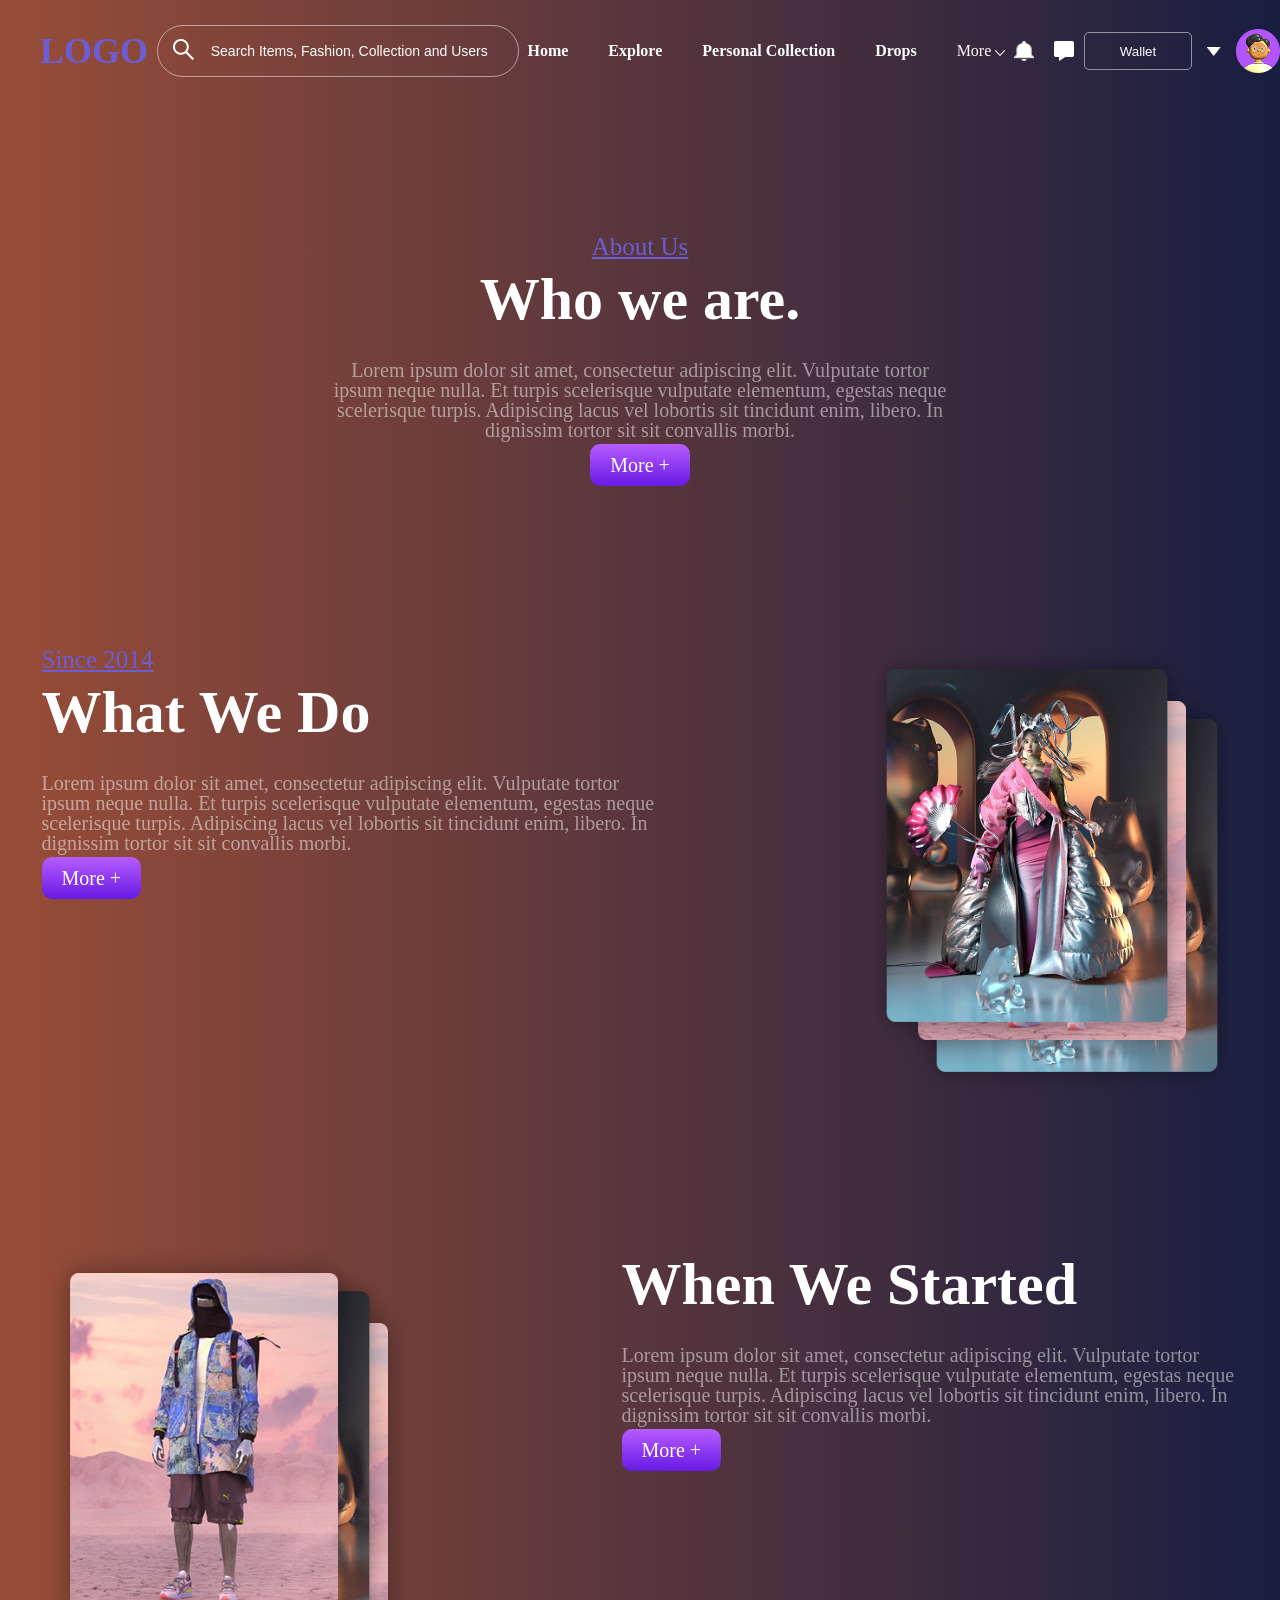
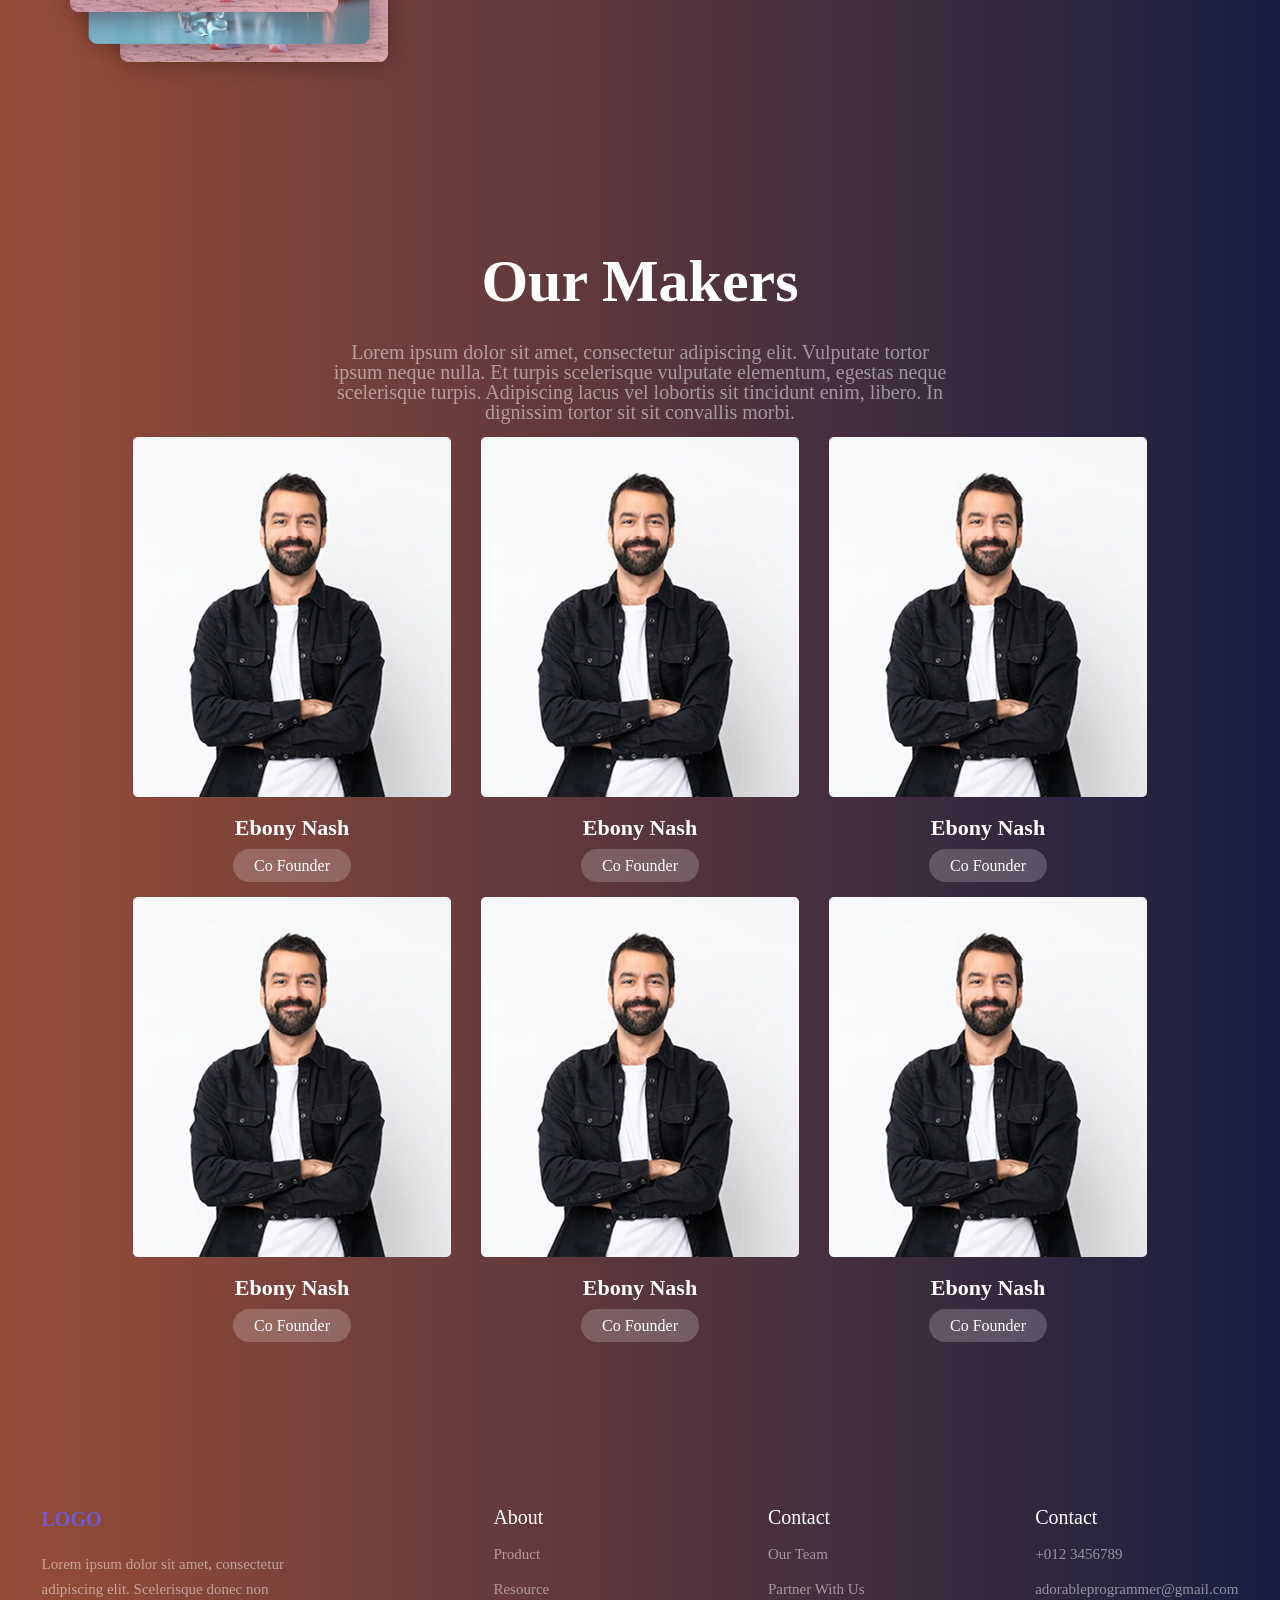
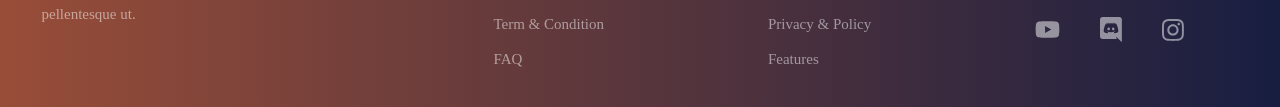
<file: about.html>
<!DOCTYPE html>
<html lang="en">
<head>
    <meta charset="UTF-8">
    <meta name="viewport" content="width=device-width, initial-scale=1.0">
    <title>About Us</title>
    <link rel="stylesheet" href="assets/css/style.css">
    <link rel="stylesheet" href="assets/css/reset.css">
    <link rel="stylesheet" href="assets/css/keyframes.css">
</head>
<body>
    <header class="d-flex wrap align-center justify-between justify-center">
        <p class="logo bold-700">LOGO</p>
        <form action="" class="search-bar d-flex justify-between align-center">
            <button type="submit" class="search-button"><img src="assets/images/icons/search-icon.png"
                    alt="search icon"></button>
            <input type="text" placeholder="Search Items, Fashion, Collection and Users" name="q">
        </form>
        <nav>
            <ul class="d-flex justify-between wrap gap-40">
                <li><a href="index.html" class="capitalize lh-100 bold-600">home</a></li>
                <li><a href="explore.html" class="capitalize lh-100 bold-600">explore</a></li>
                <li><a href="#" class="capitalize lh-100 bold-600">personal collection</a></li>
                <li><a href="drops.html" class="capitalize lh-100 bold-600">drops</a></li>
                <li class="dropdown-item">
                    <input type="checkbox" id="more-menu" class="dropdown-checkbox">
                    <label for="more-menu" class="dropdown-btn">More
                        <img src="assets/images/icons/drop-icon.png" alt="drop icon">
                    </label>
                    <ul class="dropdown-menu">
                        <li class="dropdown-li"><a href="stats.html">Stats<div class="line"></div></a></li>
                        <li class="dropdown-li"><a href="#">Shows<div class="line"></div> </a></li>
                        <li class="dropdown-li"><a href="about.html">About Us<div class="line"></div></a></li>
                        <li class="dropdown-li"><a href="community.html">Community<div class="line"></div></a></li>
                        <li class="dropdown-li"><a href="creator-studio.html">Creator Studio<div class="line"></div></a></li>
                        <li class="dropdown-li"><a href="#">Edit Profile<div class="line"></div></a></li>
                        <li class="dropdown-li"><a href="#">Setting</a></li>
    
                    </ul>
                </li>
            </ul>
        </nav>
        <div class="account d-flex align-center justify-between wrap">
            <img src="assets/images/icons/ring-icon.png" alt="ring icon" class="ring">
            <img src="assets/images/icons/conversation-icon.png" alt="conversation icon" class="conversation">
            <button class="wallet"><a href="#">Wallet</a></button>
            <img src="assets/images/icons/arrow-icon.png" alt="arrow icon" class="arrow">
            <img src="assets/images/profile-image.png" alt="profile image">
        </div>
    </header>
    <main class="about-page">
        <div class="container">
            <section class="hero t-align">
                <span class="capitalize lh-100 bold-500">about us</span>
                <h2 class="bold-800 lh-135">Who we are.</h2>
                <p class="bold-500">Lorem ipsum dolor sit amet, consectetur adipiscing elit. Vulputate tortor ipsum neque nulla. Et turpis scelerisque vulputate elementum, egestas neque scelerisque turpis. Adipiscing lacus vel lobortis sit tincidunt enim, libero. In dignissim tortor sit sit convallis morbi.</p>
                <a class="btn lh-100 bold-500" href="#">More +</a>
            </section>
            <section class="our-work d-flex justify-between">
                <div class="content">
                    <span class="capitalize lh-100 bold-500">since 2014</span>
                    <h2 class="capitalize bold-800 lh-135">what we do</h2>
                    <p class="bold-500">Lorem ipsum dolor sit amet, consectetur adipiscing elit. Vulputate tortor ipsum neque nulla. Et turpis scelerisque vulputate elementum, egestas neque scelerisque turpis. Adipiscing lacus vel lobortis sit tincidunt enim, libero. In dignissim tortor sit sit convallis morbi.</p>
                    <a class="btn lh-100 bold-500" href="#">More +</a>
                </div>
                <div class="preview">
                    <img class="card-1" src="assets/images/about-card-dress-outfit.png" alt="outfit image">
                    <img class="card-2" src="assets/images/about-card-sport-outfit.png.png" alt="outfit image">
                    <img class="card-3" src="assets/images/about-card-dress-outfit.png" alt="outfit image">
                </div>
            </section>
            <section class="timeline d-flex justify-between">
                <div class="preview">
                    <img class="card-1" src="assets/images/about-card-sport-outfit.png.png" alt="outfit image">
                    <img class="card-2" src="assets/images/about-card-dress-outfit.png" alt="outfit image">
                    <img class="card-3" src="assets/images/about-card-sport-outfit.png.png" alt="outfit image">
                </div>
                <div class="content">
                    <h2 class="capitalize bold-800 lh-135">when  we started</h2>
                    <p class="bold-500">Lorem ipsum dolor sit amet, consectetur adipiscing elit. Vulputate tortor ipsum neque nulla. Et turpis scelerisque vulputate elementum, egestas neque scelerisque turpis. Adipiscing lacus vel lobortis sit tincidunt enim, libero. In dignissim tortor sit sit convallis morbi.</p>
                    <a class="btn lh-100 bold-500" href="#">More +</a>
                </div>
            </section>
            <section class="makers t-align">
                <h2 class="capitalize bold-800 lh-135">our makers</h2>
                <p class="bold-500">Lorem ipsum dolor sit amet, consectetur adipiscing elit. Vulputate tortor ipsum neque nulla. Et turpis scelerisque vulputate elementum, egestas neque scelerisque turpis. Adipiscing lacus vel lobortis sit tincidunt enim, libero. In dignissim tortor sit sit convallis morbi.</p>
                <article class="maker-wrapper d-flex gap-30 align-center justify-center">
                    <div class="maker-card d-flex c-direction">
                        <img src="assets/images/ebony-nash-image.png" alt="ebony nash image">
                        <h3 class="capitalize bold-600 lh-100">ebony nash</h3>
                        <p class="title capitalize">co founder</p>
                    </div>
                    <div class="maker-card d-flex c-direction">
                        <img src="assets/images/ebony-nash-image.png" alt="ebony nash image">
                        <h3 class="capitalize bold-600 lh-100">ebony nash</h3>
                        <p class="title capitalize">co founder</p>
                    </div>
                    <div class="maker-card d-flex c-direction">
                        <img src="assets/images/ebony-nash-image.png" alt="ebony nash image">
                        <h3 class="capitalize bold-600 lh-100">ebony nash</h3>
                        <p class="title capitalize">co founder</p>
                    </div>
                </article>
                <article class="maker-wrapper d-flex gap-30 align-center justify-center">
                    <div class="maker-card d-flex c-direction">
                        <img src="assets/images/ebony-nash-image.png" alt="ebony nash image">
                        <h3 class="capitalize bold-600 lh-100">ebony nash</h3>
                        <p class="title capitalize">co founder</p>
                    </div>
                    <div class="maker-card d-flex c-direction">
                        <img src="assets/images/ebony-nash-image.png" alt="ebony nash image">
                        <h3 class="capitalize bold-600 lh-100">ebony nash</h3>
                        <p class="title capitalize">co founder</p>
                    </div>
                    <div class="maker-card d-flex c-direction">
                        <img src="assets/images/ebony-nash-image.png" alt="ebony nash image">
                        <h3 class="capitalize bold-600 lh-100">ebony nash</h3>
                        <p class="title capitalize">co founder</p>
                    </div>
                </article>
            </section>
        </div>
    </main>
    <div class="container">
        <footer class="d-flex justify-between">
            <div class="wrapper d-flex c-direction gap-20">
                <p class="logo bold-700 lh-100">LOGO</p>
                <span class="bold-500">Lorem ipsum dolor sit amet, consectetur adipiscing elit. Scelerisque donec non pellentesque ut.
                </span>
            </div>
            <div class="wrapper">
                <ul class="d-flex c-direction gap-20">
                    <li>About</li>
                    <li>Product</li>
                    <li>Resource</li>
                    <li>Term & Condition</li>
                    <li>FAQ</li>
                </ul>
            </div>
            <div class="wrapper">
                <ul class="d-flex c-direction gap-20">
                    <li>Contact</li>
                    <li>Our Team</li>
                    <li>Partner With Us</li>
                    <li>Privacy & Policy</li>
                    <li>Features</li>
                </ul>
            </div>
            <div class="wrapper">
                <ul class="d-flex c-direction gap-20">
                    <li>Contact</li>
                    <li><a href="tel:+012 3456789">+012 3456789</a></li>
                    <li><a href="mailto:adorableprogrammer@gmail.com">adorableprogrammer@gmail.com</a></li>
                    <li class="d-flex gap-40  align-center">
                        <a href="">
                            <svg xmlns="http://www.w3.org/2000/svg" width="25" height="25" viewBox="0 0 25 25" fill="none">
                                <path
                                    d="M23.8566 6.77452C23.584 5.74804 22.7808 4.93962 21.761 4.66527C19.9124 4.16675 12.5001 4.16675 12.5001 4.16675C12.5001 4.16675 5.08773 4.16675 3.23917 4.66527C2.21933 4.93966 1.41612 5.74804 1.14351 6.77452C0.648193 8.63506 0.648193 12.5169 0.648193 12.5169C0.648193 12.5169 0.648193 16.3988 1.14351 18.2593C1.41612 19.2858 2.21933 20.0605 3.23917 20.3349C5.08773 20.8334 12.5001 20.8334 12.5001 20.8334C12.5001 20.8334 19.9124 20.8334 21.761 20.3349C22.7808 20.0605 23.584 19.2858 23.8566 18.2593C24.3519 16.3988 24.3519 12.5169 24.3519 12.5169C24.3519 12.5169 24.3519 8.63506 23.8566 6.77452ZM10.0758 16.0414V8.99249L16.2711 12.517L10.0758 16.0414Z"
                                    fill="white" fill-opacity="0.5" />
                            </svg>
                        </a>
                        <a href="">
                            <svg xmlns="http://www.w3.org/2000/svg" width="22" height="25" viewBox="0 0 22 25" fill="none">
                                <path
                                    d="M14.5125 11.875C14.5125 12.6375 13.95 13.2625 13.2375 13.2625C12.5375 13.2625 11.9625 12.6375 11.9625 11.875C11.9625 11.1125 12.525 10.4875 13.2375 10.4875C13.95 10.4875 14.5125 11.1125 14.5125 11.875ZM8.675 10.4875C7.9625 10.4875 7.4 11.1125 7.4 11.875C7.4 12.6375 7.975 13.2625 8.675 13.2625C9.3875 13.2625 9.95 12.6375 9.95 11.875C9.9625 11.1125 9.3875 10.4875 8.675 10.4875ZM21.875 2.575V25C18.7259 22.2171 19.733 23.1383 16.075 19.7375L16.7375 22.05H2.5625C1.15 22.05 0 20.9 0 19.475V2.575C0 1.15 1.15 0 2.5625 0H19.3125C20.725 0 21.875 1.15 21.875 2.575ZM18.3125 14.425C18.3125 10.4 16.5125 7.1375 16.5125 7.1375C14.7125 5.7875 13 5.825 13 5.825L12.825 6.025C14.95 6.675 15.9375 7.6125 15.9375 7.6125C12.9682 5.98511 9.48027 5.98481 6.6 7.25C6.1375 7.4625 5.8625 7.6125 5.8625 7.6125C5.8625 7.6125 6.9 6.625 9.15 5.975L9.025 5.825C9.025 5.825 7.3125 5.7875 5.5125 7.1375C5.5125 7.1375 3.7125 10.4 3.7125 14.425C3.7125 14.425 4.7625 16.2375 7.525 16.325C7.525 16.325 7.9875 15.7625 8.3625 15.2875C6.775 14.8125 6.175 13.8125 6.175 13.8125C6.35889 13.9412 6.66211 14.1081 6.6875 14.125C8.79736 15.3065 11.7943 15.6937 14.4875 14.5625C14.925 14.4 15.4125 14.1625 15.925 13.825C15.925 13.825 15.3 14.85 13.6625 15.3125C14.0375 15.7875 14.4875 16.325 14.4875 16.325C17.25 16.2375 18.3125 14.425 18.3125 14.425Z"
                                    fill="white" fill-opacity="0.5" />
                            </svg>
                        </a>
                        <a href="">
                            <svg xmlns="http://www.w3.org/2000/svg" width="22" height="22" viewBox="0 0 22 22" fill="none">
                                <path
                                    d="M10.946 5.33081C7.84058 5.33081 5.33569 7.83569 5.33569 10.9412C5.33569 14.0466 7.84058 16.5515 10.946 16.5515C14.0515 16.5515 16.5564 14.0466 16.5564 10.9412C16.5564 7.83569 14.0515 5.33081 10.946 5.33081ZM10.946 14.5886C8.93921 14.5886 7.29858 12.9529 7.29858 10.9412C7.29858 8.92944 8.93433 7.2937 10.946 7.2937C12.9578 7.2937 14.5935 8.92944 14.5935 10.9412C14.5935 12.9529 12.9529 14.5886 10.946 14.5886ZM18.0945 5.10132C18.0945 5.82886 17.5085 6.40991 16.7859 6.40991C16.0584 6.40991 15.4773 5.82397 15.4773 5.10132C15.4773 4.37866 16.0632 3.79272 16.7859 3.79272C17.5085 3.79272 18.0945 4.37866 18.0945 5.10132ZM21.8103 6.42944C21.7273 4.67651 21.3269 3.12378 20.0427 1.84448C18.7634 0.565185 17.2107 0.164795 15.4578 0.0769043C13.6511 -0.0256348 8.23608 -0.0256348 6.42944 0.0769043C4.6814 0.159912 3.12866 0.560303 1.84448 1.8396C0.560303 3.1189 0.164795 4.67163 0.0769043 6.42456C-0.0256348 8.2312 -0.0256348 13.6462 0.0769043 15.4529C0.159912 17.2058 0.560303 18.7585 1.84448 20.0378C3.12866 21.3171 4.67651 21.7175 6.42944 21.8054C8.23608 21.908 13.6511 21.908 15.4578 21.8054C17.2107 21.7224 18.7634 21.322 20.0427 20.0378C21.322 18.7585 21.7224 17.2058 21.8103 15.4529C21.9128 13.6462 21.9128 8.23608 21.8103 6.42944ZM19.4763 17.3914C19.0955 18.3484 18.3582 19.0857 17.3962 19.4714C15.9558 20.0427 12.5378 19.9109 10.946 19.9109C9.35425 19.9109 5.9314 20.0378 4.49585 19.4714C3.53882 19.0906 2.80151 18.3533 2.41577 17.3914C1.84448 15.9509 1.97632 12.533 1.97632 10.9412C1.97632 9.34937 1.84937 5.92651 2.41577 4.49097C2.79663 3.53394 3.53394 2.79663 4.49585 2.41089C5.93628 1.8396 9.35425 1.97144 10.946 1.97144C12.5378 1.97144 15.9607 1.84448 17.3962 2.41089C18.3533 2.79175 19.0906 3.52905 19.4763 4.49097C20.0476 5.9314 19.9158 9.34937 19.9158 10.9412C19.9158 12.533 20.0476 15.9558 19.4763 17.3914Z"
                                    fill="white" fill-opacity="0.5" />
                            </svg>
                        </a>
                    </li>
                </ul>
            </div>
        </footer>
    </div>
</body>
</html>
</file>
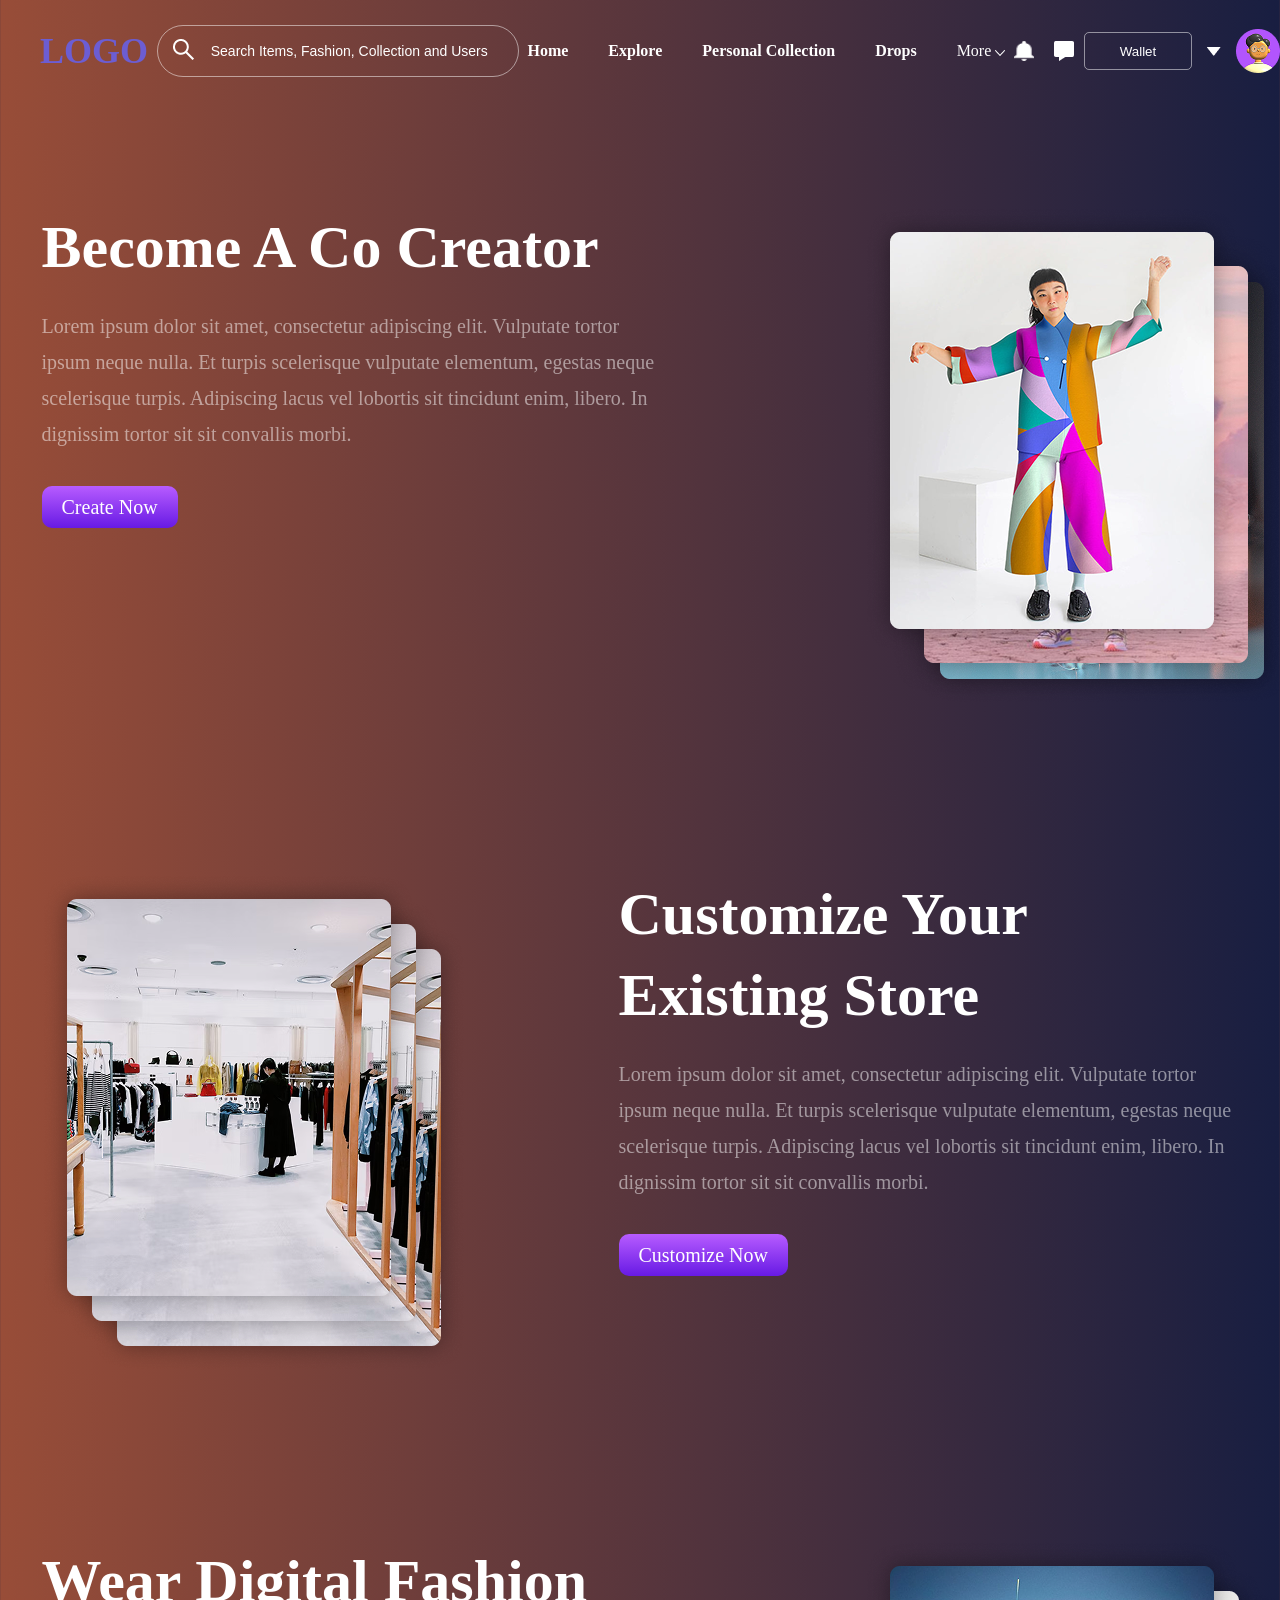
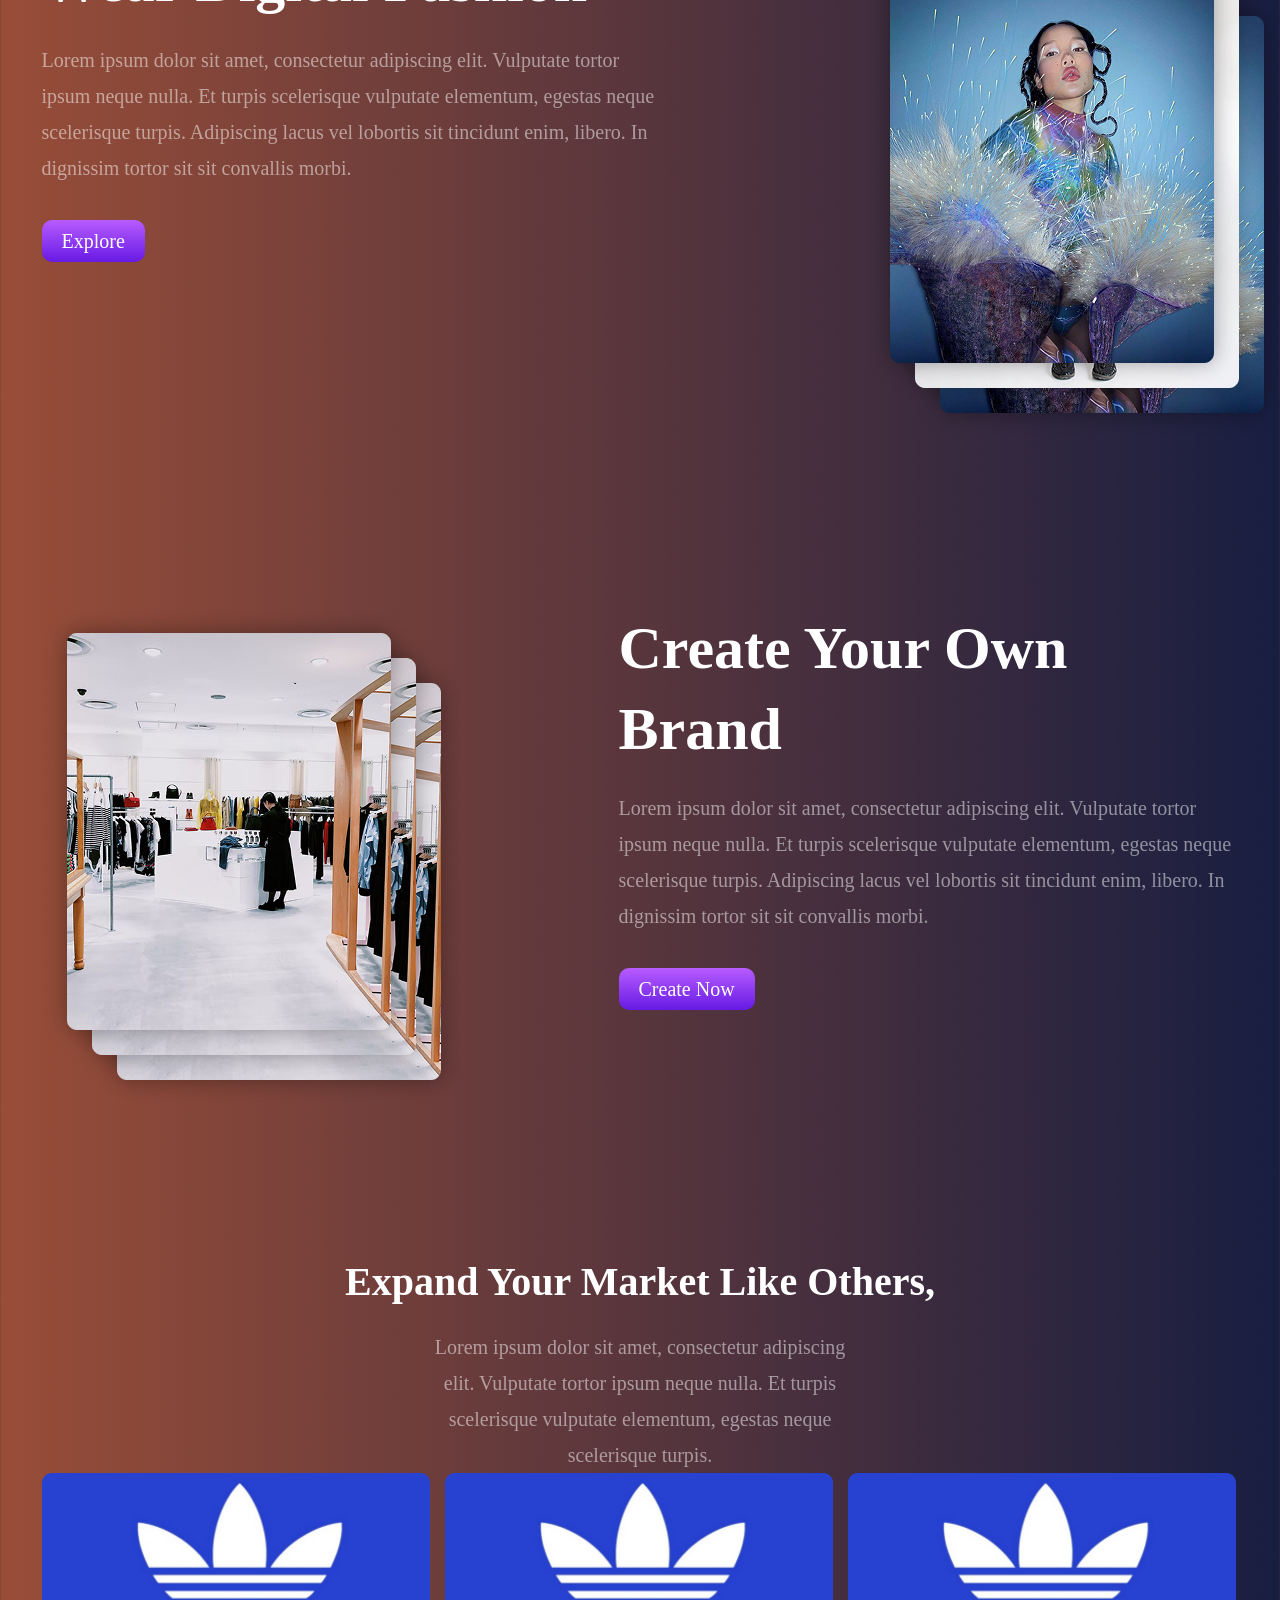
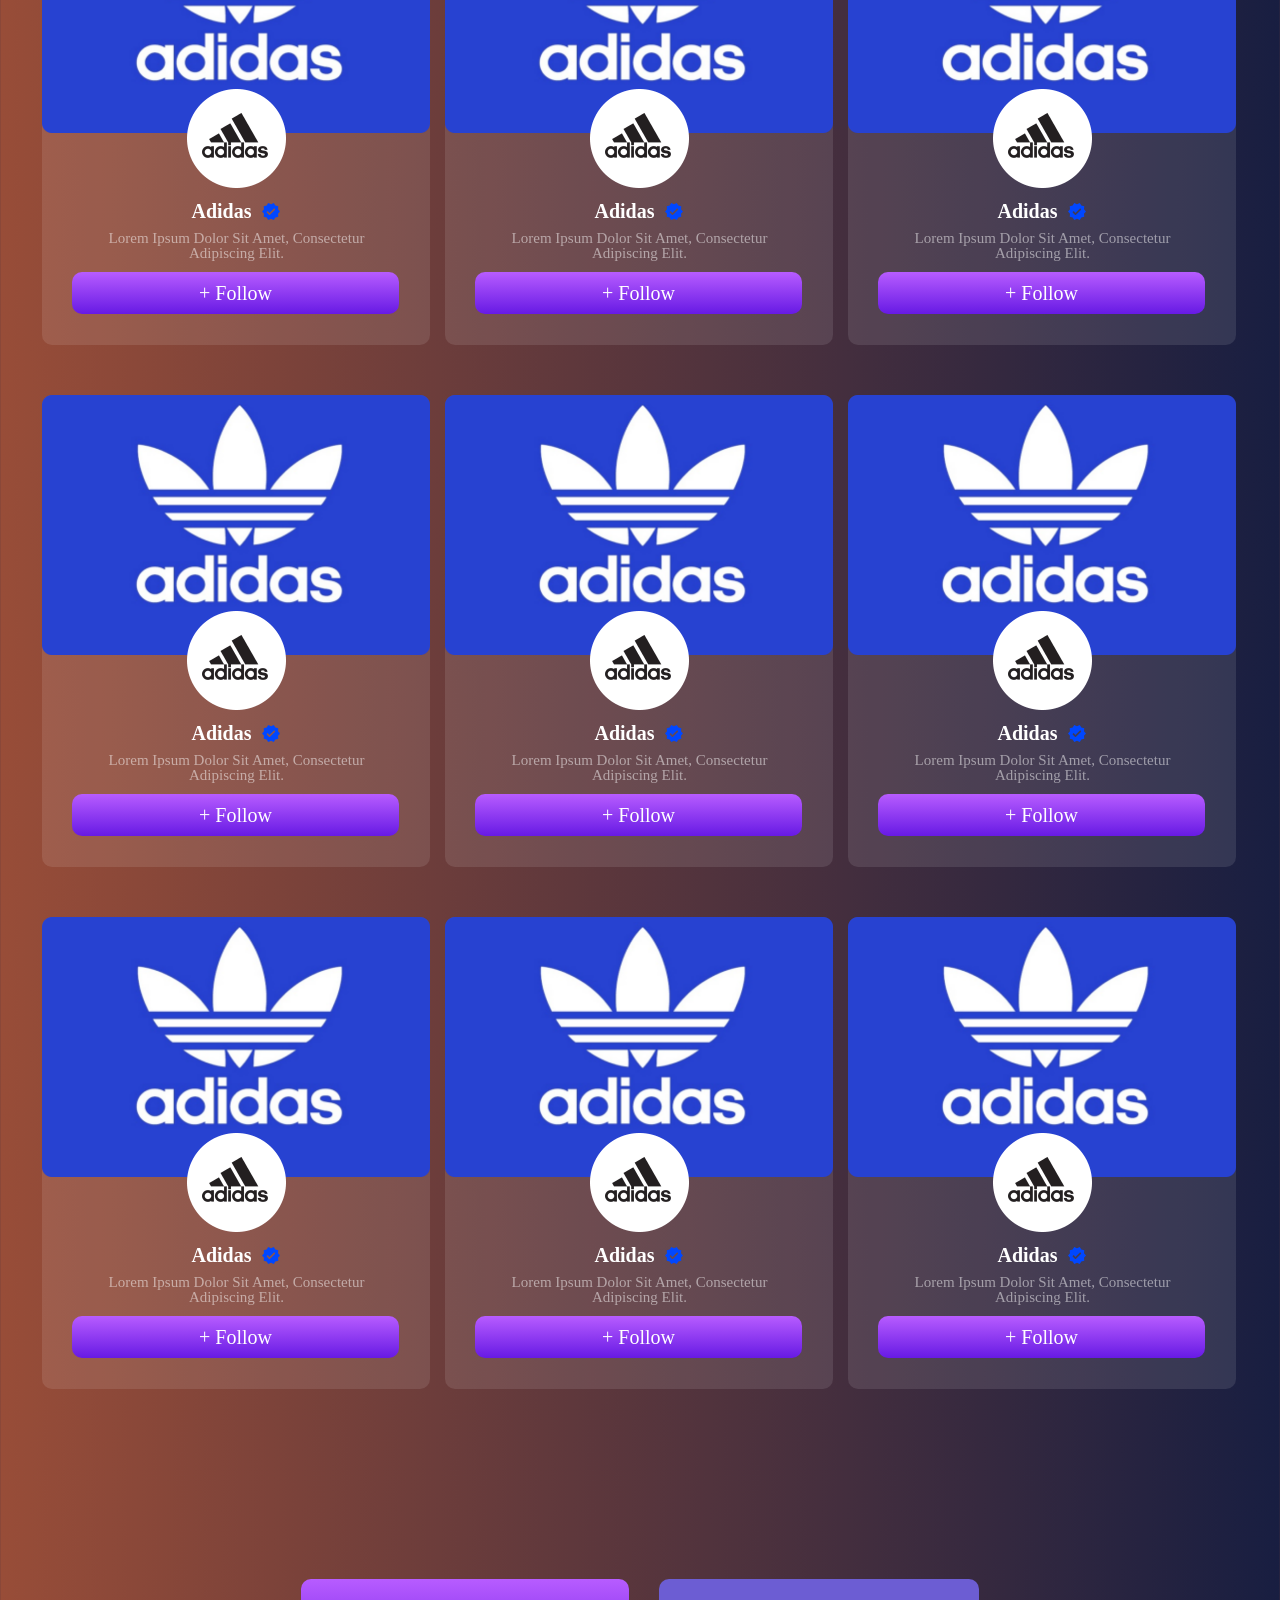
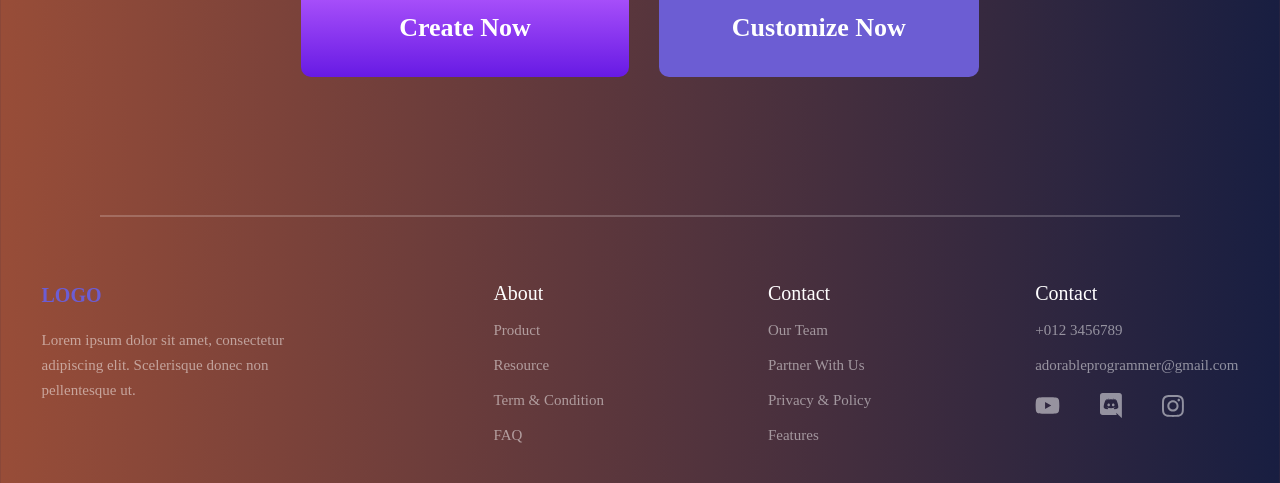
<file: creator-studio.html>
<!DOCTYPE html>
<html lang="en">
<head>
    <meta charset="UTF-8">
    <meta name="viewport" content="width=device-width, initial-scale=1.0">
    <title>Creator Studio</title>
    <link rel="stylesheet" href="assets/css/style.css">
    <link rel="stylesheet" href="assets/css/reset.css">
    <link rel="stylesheet" href="assets/css/keyframes.css">
</head>
<body>
    <header class="d-flex wrap align-center justify-between justify-center">
        <p class="logo bold-700">LOGO</p>
        <form action="" class="search-bar d-flex justify-between align-center">
            <button type="submit" class="search-button"><img src="assets/images/icons/search-icon.png"
                    alt="search icon"></button>
            <input type="text" placeholder="Search Items, Fashion, Collection and Users" name="q">
        </form>
        <nav>
            <ul class="d-flex justify-between wrap gap-40">
                <li><a href="index.html" class="capitalize lh-100 bold-600">home</a></li>
                <li><a href="explore.html" class="capitalize lh-100 bold-600">explore</a></li>
                <li><a href="#" class="capitalize lh-100 bold-600">personal collection</a></li>
                <li><a href="drops.html" class="capitalize lh-100 bold-600">drops</a></li>
                <li class="dropdown-item">
                    <input type="checkbox" id="more-menu" class="dropdown-checkbox">
                    <label for="more-menu" class="dropdown-btn">More
                        <img src="assets/images/icons/drop-icon.png" alt="drop icon">
                    </label>
                    <ul class="dropdown-menu">
                        <li class="dropdown-li"><a href="stats.html">Stats<div class="line"></div></a></li>
                        <li class="dropdown-li"><a href="#">Shows<div class="line"></div> </a></li>
                        <li class="dropdown-li"><a href="about.html">About Us<div class="line"></div></a></li>
                        <li class="dropdown-li"><a href="community.html">Community<div class="line"></div></a></li>
                        <li class="dropdown-li"><a href="#">Creator Studio<div class="line"></div></a></li>
                        <li class="dropdown-li"><a href="#">Edit Profile<div class="line"></div></a></li>
                        <li class="dropdown-li"><a href="#">Setting</a></li>
    
                    </ul>
                </li>
            </ul>
        </nav>
        <div class="account d-flex align-center justify-between wrap">
            <img src="assets/images/icons/ring-icon.png" alt="ring icon" class="ring">
            <img src="assets/images/icons/conversation-icon.png" alt="conversation icon" class="conversation">
            <button class="wallet"><a href="#">Wallet</a></button>
            <img src="assets/images/icons/arrow-icon.png" alt="arrow icon" class="arrow">
            <img src="assets/images/profile-image.png" alt="profile image">
        </div>
    </header>
    <main class="creator-studio">
        <div class="container">
             <section class="hero d-flex c-direction">
                <article class="d-flex justify-between">
                    <div class="content">
                        <h2 class="bold-800 lh-135 capitalize">Become a Co Creator</h2>
                        <p class="bold-500 lh-180">Lorem ipsum dolor sit amet, consectetur adipiscing elit. Vulputate tortor ipsum neque nulla. Et turpis scelerisque vulputate elementum, egestas neque scelerisque turpis. Adipiscing lacus vel lobortis sit tincidunt enim, libero. In dignissim tortor sit sit convallis morbi.</p>
                        <a class="btn capitalize lh-100 bold-500" href="#">create now </a>
                    </div>
                    <div class="preview">
                        <img class="card-1" src="assets/images/creator-card-colored-outfit.png" alt="colored outfit image">
                        <img class="card-2" src="assets/images/about-card-sport-outfit.png.png" alt="sport outfit image">
                        <img class="card-3" src="assets/images/about-card-dress-outfit.png" alt="outfit with dress image">
                    </div>
                </article>
                <article class="d-flex justify-between">
                    <div class="preview">
                        <img class="card-1" src="assets/images/creator-card-store.png" alt="store image">
                        <img class="card-2" src="assets/images/creator-card-store.png" alt="store image">
                        <img class="card-3" src="assets/images/creator-card-store.png" alt="store image">
                    </div>
                   <div class="content">
                       <h2 class="bold-800 lh-135 capitalize">Customize Your Existing Store</h2>
                       <p class="bold-500 lh-180">Lorem ipsum dolor sit amet, consectetur adipiscing elit. Vulputate tortor ipsum neque nulla. Et turpis scelerisque vulputate elementum, egestas neque scelerisque turpis. Adipiscing lacus vel lobortis sit tincidunt enim, libero. In dignissim tortor sit sit convallis morbi.</p>
                       <a class="btn capitalize lh-100 bold-500" href="#">customize now </a>
                   </div>
               </article>
                <article class="d-flex justify-between">
                    <div class="content">
                        <h2 class="bold-800 lh-135 capitalize">Wear Digital Fashion</h2>
                        <p class="bold-500 lh-180">Lorem ipsum dolor sit amet, consectetur adipiscing elit. Vulputate tortor ipsum neque nulla. Et turpis scelerisque vulputate elementum, egestas neque scelerisque turpis. Adipiscing lacus vel lobortis sit tincidunt enim, libero. In dignissim tortor sit sit convallis morbi.</p>
                        <a class="btn capitalize lh-100 bold-500" href="#">explore</a>
                    </div>
                    <div class="preview">
                        <img class="card-1" src="assets/images/creator-card-blue-outfit.png" alt=" blue outfit image">
                        <img class="card-2" src="assets/images/creator-card-colored-outfit.png" alt="colored outfit image">
                        <img class="card-3" src="assets/images/creator-card-blue-outfit.png" alt=" blue outfit image">
                    </div>
               </article>
                <article class="d-flex justify-between">
                    <div class="preview">
                        <img class="card-1" src="assets/images/creator-card-store.png" alt="store image">
                        <img class="card-2" src="assets/images/creator-card-store.png" alt="store image">
                        <img class="card-3" src="assets/images/creator-card-store.png" alt="store image">
                    </div>
                    <div class="content">
                        <h2 class="bold-800 lh-135 capitalize">create your own brand</h2>
                        <p class="bold-500 lh-180">Lorem ipsum dolor sit amet, consectetur adipiscing elit. Vulputate tortor ipsum neque nulla. Et turpis scelerisque vulputate elementum, egestas neque scelerisque turpis. Adipiscing lacus vel lobortis sit tincidunt enim, libero. In dignissim tortor sit sit convallis morbi.</p>
                        <a class="btn capitalize lh-100 bold-500" href="#">create now</a>
                    </div>
               </article>
            </section>
            <section class="brands-market">
                <article class="content t-align">
                    <h2 class="capitalize lh-135 bold-600">Expand Your Market Like Others,</h2>
                    <p class="lh-180 bold-500">Lorem ipsum dolor sit amet, consectetur adipiscing elit. Vulputate tortor ipsum neque nulla. Et turpis scelerisque vulputate elementum, egestas neque scelerisque turpis.</p>
                </article>
                <article class="brand-cards d-flex c-direction">
                    <div class="wrapper-card d-flex gap-15">
                        <div class="second-card t-align">
                            <div class="bg-image"><img src="assets/images/adidas-brand-cards.png" alt="adidas image"></div>
                            <div class="avatar"><img src="assets/images/adidas-avatar-brand-cards.png" alt="adidas logo"></div>
                            <div class="wrapper d-flex align-center justify-center">
                                <h3 class="capitalize lh-100 bold-700">adidas</h3>
                                <svg xmlns="http://www.w3.org/2000/svg" width="18" height="17" viewBox="0 0 18 17" fill="none">
                                    <path
                                        d="M18 8.5L16.0036 6.24143L16.2818 3.25429L13.3282 2.59048L11.7818 0L9 1.1819L6.21818 0L4.67182 2.58238L1.71818 3.2381L1.99636 6.23333L0 8.5L1.99636 10.7586L1.71818 13.7538L4.67182 14.4176L6.21818 17L9 15.81L11.7818 16.9919L13.3282 14.4095L16.2818 13.7457L16.0036 10.7586L18 8.5ZM6.85636 11.7462L4.90909 9.80333C4.83324 9.72844 4.77307 9.63948 4.73201 9.54155C4.69095 9.44362 4.66982 9.33864 4.66982 9.23262C4.66982 9.1266 4.69095 9.02162 4.73201 8.92369C4.77307 8.82575 4.83324 8.7368 4.90909 8.6619L4.96636 8.60524C5.28545 8.28952 5.80909 8.28952 6.12818 8.60524L7.44545 9.91667L11.6591 5.73952C11.9782 5.42381 12.5018 5.42381 12.8209 5.73952L12.8782 5.79619C13.1973 6.1119 13.1973 6.6219 12.8782 6.93762L8.03454 11.7462C7.69909 12.0619 7.18364 12.0619 6.85636 11.7462Z"
                                        fill="#0047FF" />
                                </svg>
                            </div>
                            <p class="capitalize lh-100 bold-500">Lorem ipsum dolor sit amet, consectetur adipiscing elit.</p>
                            <a class="btn capitalize lh-100 bold-500" href="">+ follow</a>
                        </div>
                        <div class="second-card t-align">
                            <div class="bg-image"><img src="assets/images/adidas-brand-cards.png" alt="adidas image"></div>
                            <div class="avatar"><img src="assets/images/adidas-avatar-brand-cards.png" alt="adidas logo"></div>
                            <div class="wrapper d-flex align-center justify-center">
                                <h3 class="capitalize lh-100 bold-700">adidas</h3>
                                <svg xmlns="http://www.w3.org/2000/svg" width="18" height="17" viewBox="0 0 18 17" fill="none">
                                    <path
                                        d="M18 8.5L16.0036 6.24143L16.2818 3.25429L13.3282 2.59048L11.7818 0L9 1.1819L6.21818 0L4.67182 2.58238L1.71818 3.2381L1.99636 6.23333L0 8.5L1.99636 10.7586L1.71818 13.7538L4.67182 14.4176L6.21818 17L9 15.81L11.7818 16.9919L13.3282 14.4095L16.2818 13.7457L16.0036 10.7586L18 8.5ZM6.85636 11.7462L4.90909 9.80333C4.83324 9.72844 4.77307 9.63948 4.73201 9.54155C4.69095 9.44362 4.66982 9.33864 4.66982 9.23262C4.66982 9.1266 4.69095 9.02162 4.73201 8.92369C4.77307 8.82575 4.83324 8.7368 4.90909 8.6619L4.96636 8.60524C5.28545 8.28952 5.80909 8.28952 6.12818 8.60524L7.44545 9.91667L11.6591 5.73952C11.9782 5.42381 12.5018 5.42381 12.8209 5.73952L12.8782 5.79619C13.1973 6.1119 13.1973 6.6219 12.8782 6.93762L8.03454 11.7462C7.69909 12.0619 7.18364 12.0619 6.85636 11.7462Z"
                                        fill="#0047FF" />
                                </svg>
                            </div>
                            <p class="capitalize lh-100 bold-500">Lorem ipsum dolor sit amet, consectetur adipiscing elit.</p>
                            <a class="btn capitalize lh-100 bold-500" href="">+ follow</a>
                        </div>
                        <div class="second-card t-align">
                            <div class="bg-image"><img src="assets/images/adidas-brand-cards.png" alt="adidas image"></div>
                            <div class="avatar"><img src="assets/images/adidas-avatar-brand-cards.png" alt="adidas logo"></div>
                            <div class="wrapper d-flex align-center justify-center">
                                <h3 class="capitalize lh-100 bold-700">adidas</h3>
                                <svg xmlns="http://www.w3.org/2000/svg" width="18" height="17" viewBox="0 0 18 17" fill="none">
                                    <path
                                        d="M18 8.5L16.0036 6.24143L16.2818 3.25429L13.3282 2.59048L11.7818 0L9 1.1819L6.21818 0L4.67182 2.58238L1.71818 3.2381L1.99636 6.23333L0 8.5L1.99636 10.7586L1.71818 13.7538L4.67182 14.4176L6.21818 17L9 15.81L11.7818 16.9919L13.3282 14.4095L16.2818 13.7457L16.0036 10.7586L18 8.5ZM6.85636 11.7462L4.90909 9.80333C4.83324 9.72844 4.77307 9.63948 4.73201 9.54155C4.69095 9.44362 4.66982 9.33864 4.66982 9.23262C4.66982 9.1266 4.69095 9.02162 4.73201 8.92369C4.77307 8.82575 4.83324 8.7368 4.90909 8.6619L4.96636 8.60524C5.28545 8.28952 5.80909 8.28952 6.12818 8.60524L7.44545 9.91667L11.6591 5.73952C11.9782 5.42381 12.5018 5.42381 12.8209 5.73952L12.8782 5.79619C13.1973 6.1119 13.1973 6.6219 12.8782 6.93762L8.03454 11.7462C7.69909 12.0619 7.18364 12.0619 6.85636 11.7462Z"
                                        fill="#0047FF" />
                                </svg>
                            </div>
                            <p class="capitalize lh-100 bold-500">Lorem ipsum dolor sit amet, consectetur adipiscing elit.</p>
                            <a class="btn capitalize lh-100 bold-500" href="">+ follow</a>
                        </div>
                    </div>
                    <div class="wrapper-card d-flex gap-15">
                        <div class="second-card t-align">
                            <div class="bg-image"><img src="assets/images/adidas-brand-cards.png" alt="adidas image"></div>
                            <div class="avatar"><img src="assets/images/adidas-avatar-brand-cards.png" alt="adidas logo"></div>
                            <div class="wrapper d-flex align-center justify-center">
                                <h3 class="capitalize lh-100 bold-700">adidas</h3>
                                <svg xmlns="http://www.w3.org/2000/svg" width="18" height="17" viewBox="0 0 18 17" fill="none">
                                    <path
                                        d="M18 8.5L16.0036 6.24143L16.2818 3.25429L13.3282 2.59048L11.7818 0L9 1.1819L6.21818 0L4.67182 2.58238L1.71818 3.2381L1.99636 6.23333L0 8.5L1.99636 10.7586L1.71818 13.7538L4.67182 14.4176L6.21818 17L9 15.81L11.7818 16.9919L13.3282 14.4095L16.2818 13.7457L16.0036 10.7586L18 8.5ZM6.85636 11.7462L4.90909 9.80333C4.83324 9.72844 4.77307 9.63948 4.73201 9.54155C4.69095 9.44362 4.66982 9.33864 4.66982 9.23262C4.66982 9.1266 4.69095 9.02162 4.73201 8.92369C4.77307 8.82575 4.83324 8.7368 4.90909 8.6619L4.96636 8.60524C5.28545 8.28952 5.80909 8.28952 6.12818 8.60524L7.44545 9.91667L11.6591 5.73952C11.9782 5.42381 12.5018 5.42381 12.8209 5.73952L12.8782 5.79619C13.1973 6.1119 13.1973 6.6219 12.8782 6.93762L8.03454 11.7462C7.69909 12.0619 7.18364 12.0619 6.85636 11.7462Z"
                                        fill="#0047FF" />
                                </svg>
                            </div>
                            <p class="capitalize lh-100 bold-500">Lorem ipsum dolor sit amet, consectetur adipiscing elit.</p>
                            <a class="btn capitalize lh-100 bold-500" href="">+ follow</a>
                        </div>
                        <div class="second-card t-align">
                            <div class="bg-image"><img src="assets/images/adidas-brand-cards.png" alt="adidas image"></div>
                            <div class="avatar"><img src="assets/images/adidas-avatar-brand-cards.png" alt="adidas logo"></div>
                            <div class="wrapper d-flex align-center justify-center">
                                <h3 class="capitalize lh-100 bold-700">adidas</h3>
                                <svg xmlns="http://www.w3.org/2000/svg" width="18" height="17" viewBox="0 0 18 17" fill="none">
                                    <path
                                        d="M18 8.5L16.0036 6.24143L16.2818 3.25429L13.3282 2.59048L11.7818 0L9 1.1819L6.21818 0L4.67182 2.58238L1.71818 3.2381L1.99636 6.23333L0 8.5L1.99636 10.7586L1.71818 13.7538L4.67182 14.4176L6.21818 17L9 15.81L11.7818 16.9919L13.3282 14.4095L16.2818 13.7457L16.0036 10.7586L18 8.5ZM6.85636 11.7462L4.90909 9.80333C4.83324 9.72844 4.77307 9.63948 4.73201 9.54155C4.69095 9.44362 4.66982 9.33864 4.66982 9.23262C4.66982 9.1266 4.69095 9.02162 4.73201 8.92369C4.77307 8.82575 4.83324 8.7368 4.90909 8.6619L4.96636 8.60524C5.28545 8.28952 5.80909 8.28952 6.12818 8.60524L7.44545 9.91667L11.6591 5.73952C11.9782 5.42381 12.5018 5.42381 12.8209 5.73952L12.8782 5.79619C13.1973 6.1119 13.1973 6.6219 12.8782 6.93762L8.03454 11.7462C7.69909 12.0619 7.18364 12.0619 6.85636 11.7462Z"
                                        fill="#0047FF" />
                                </svg>
                            </div>
                            <p class="capitalize lh-100 bold-500">Lorem ipsum dolor sit amet, consectetur adipiscing elit.</p>
                            <a class="btn capitalize lh-100 bold-500" href="">+ follow</a>
                        </div>
                        <div class="second-card t-align">
                            <div class="bg-image"><img src="assets/images/adidas-brand-cards.png" alt="adidas image"></div>
                            <div class="avatar"><img src="assets/images/adidas-avatar-brand-cards.png" alt="adidas logo"></div>
                            <div class="wrapper d-flex align-center justify-center">
                                <h3 class="capitalize lh-100 bold-700">adidas</h3>
                                <svg xmlns="http://www.w3.org/2000/svg" width="18" height="17" viewBox="0 0 18 17" fill="none">
                                    <path
                                        d="M18 8.5L16.0036 6.24143L16.2818 3.25429L13.3282 2.59048L11.7818 0L9 1.1819L6.21818 0L4.67182 2.58238L1.71818 3.2381L1.99636 6.23333L0 8.5L1.99636 10.7586L1.71818 13.7538L4.67182 14.4176L6.21818 17L9 15.81L11.7818 16.9919L13.3282 14.4095L16.2818 13.7457L16.0036 10.7586L18 8.5ZM6.85636 11.7462L4.90909 9.80333C4.83324 9.72844 4.77307 9.63948 4.73201 9.54155C4.69095 9.44362 4.66982 9.33864 4.66982 9.23262C4.66982 9.1266 4.69095 9.02162 4.73201 8.92369C4.77307 8.82575 4.83324 8.7368 4.90909 8.6619L4.96636 8.60524C5.28545 8.28952 5.80909 8.28952 6.12818 8.60524L7.44545 9.91667L11.6591 5.73952C11.9782 5.42381 12.5018 5.42381 12.8209 5.73952L12.8782 5.79619C13.1973 6.1119 13.1973 6.6219 12.8782 6.93762L8.03454 11.7462C7.69909 12.0619 7.18364 12.0619 6.85636 11.7462Z"
                                        fill="#0047FF" />
                                </svg>
                            </div>
                            <p class="capitalize lh-100 bold-500">Lorem ipsum dolor sit amet, consectetur adipiscing elit.</p>
                            <a class="btn capitalize lh-100 bold-500" href="">+ follow</a>
                        </div>
                    </div>
                    <div class="wrapper-card d-flex gap-15">
                        <div class="second-card t-align">
                            <div class="bg-image"><img src="assets/images/adidas-brand-cards.png" alt="adidas image"></div>
                            <div class="avatar"><img src="assets/images/adidas-avatar-brand-cards.png" alt="adidas logo"></div>
                            <div class="wrapper d-flex align-center justify-center">
                                <h3 class="capitalize lh-100 bold-700">adidas</h3>
                                <svg xmlns="http://www.w3.org/2000/svg" width="18" height="17" viewBox="0 0 18 17" fill="none">
                                    <path
                                        d="M18 8.5L16.0036 6.24143L16.2818 3.25429L13.3282 2.59048L11.7818 0L9 1.1819L6.21818 0L4.67182 2.58238L1.71818 3.2381L1.99636 6.23333L0 8.5L1.99636 10.7586L1.71818 13.7538L4.67182 14.4176L6.21818 17L9 15.81L11.7818 16.9919L13.3282 14.4095L16.2818 13.7457L16.0036 10.7586L18 8.5ZM6.85636 11.7462L4.90909 9.80333C4.83324 9.72844 4.77307 9.63948 4.73201 9.54155C4.69095 9.44362 4.66982 9.33864 4.66982 9.23262C4.66982 9.1266 4.69095 9.02162 4.73201 8.92369C4.77307 8.82575 4.83324 8.7368 4.90909 8.6619L4.96636 8.60524C5.28545 8.28952 5.80909 8.28952 6.12818 8.60524L7.44545 9.91667L11.6591 5.73952C11.9782 5.42381 12.5018 5.42381 12.8209 5.73952L12.8782 5.79619C13.1973 6.1119 13.1973 6.6219 12.8782 6.93762L8.03454 11.7462C7.69909 12.0619 7.18364 12.0619 6.85636 11.7462Z"
                                        fill="#0047FF" />
                                </svg>
                            </div>
                            <p class="capitalize lh-100 bold-500">Lorem ipsum dolor sit amet, consectetur adipiscing elit.</p>
                            <a class="btn capitalize lh-100 bold-500" href="">+ follow</a>
                        </div>
                        <div class="second-card t-align">
                            <div class="bg-image"><img src="assets/images/adidas-brand-cards.png" alt="adidas image"></div>
                            <div class="avatar"><img src="assets/images/adidas-avatar-brand-cards.png" alt="adidas logo"></div>
                            <div class="wrapper d-flex align-center justify-center">
                                <h3 class="capitalize lh-100 bold-700">adidas</h3>
                                <svg xmlns="http://www.w3.org/2000/svg" width="18" height="17" viewBox="0 0 18 17" fill="none">
                                    <path
                                        d="M18 8.5L16.0036 6.24143L16.2818 3.25429L13.3282 2.59048L11.7818 0L9 1.1819L6.21818 0L4.67182 2.58238L1.71818 3.2381L1.99636 6.23333L0 8.5L1.99636 10.7586L1.71818 13.7538L4.67182 14.4176L6.21818 17L9 15.81L11.7818 16.9919L13.3282 14.4095L16.2818 13.7457L16.0036 10.7586L18 8.5ZM6.85636 11.7462L4.90909 9.80333C4.83324 9.72844 4.77307 9.63948 4.73201 9.54155C4.69095 9.44362 4.66982 9.33864 4.66982 9.23262C4.66982 9.1266 4.69095 9.02162 4.73201 8.92369C4.77307 8.82575 4.83324 8.7368 4.90909 8.6619L4.96636 8.60524C5.28545 8.28952 5.80909 8.28952 6.12818 8.60524L7.44545 9.91667L11.6591 5.73952C11.9782 5.42381 12.5018 5.42381 12.8209 5.73952L12.8782 5.79619C13.1973 6.1119 13.1973 6.6219 12.8782 6.93762L8.03454 11.7462C7.69909 12.0619 7.18364 12.0619 6.85636 11.7462Z"
                                        fill="#0047FF" />
                                </svg>
                            </div>
                            <p class="capitalize lh-100 bold-500">Lorem ipsum dolor sit amet, consectetur adipiscing elit.</p>
                            <a class="btn capitalize lh-100 bold-500" href="">+ follow</a>
                        </div>
                        <div class="second-card t-align">
                            <div class="bg-image"><img src="assets/images/adidas-brand-cards.png" alt="adidas image"></div>
                            <div class="avatar"><img src="assets/images/adidas-avatar-brand-cards.png" alt="adidas logo"></div>
                            <div class="wrapper d-flex align-center justify-center">
                                <h3 class="capitalize lh-100 bold-700">adidas</h3>
                                <svg xmlns="http://www.w3.org/2000/svg" width="18" height="17" viewBox="0 0 18 17" fill="none">
                                    <path
                                        d="M18 8.5L16.0036 6.24143L16.2818 3.25429L13.3282 2.59048L11.7818 0L9 1.1819L6.21818 0L4.67182 2.58238L1.71818 3.2381L1.99636 6.23333L0 8.5L1.99636 10.7586L1.71818 13.7538L4.67182 14.4176L6.21818 17L9 15.81L11.7818 16.9919L13.3282 14.4095L16.2818 13.7457L16.0036 10.7586L18 8.5ZM6.85636 11.7462L4.90909 9.80333C4.83324 9.72844 4.77307 9.63948 4.73201 9.54155C4.69095 9.44362 4.66982 9.33864 4.66982 9.23262C4.66982 9.1266 4.69095 9.02162 4.73201 8.92369C4.77307 8.82575 4.83324 8.7368 4.90909 8.6619L4.96636 8.60524C5.28545 8.28952 5.80909 8.28952 6.12818 8.60524L7.44545 9.91667L11.6591 5.73952C11.9782 5.42381 12.5018 5.42381 12.8209 5.73952L12.8782 5.79619C13.1973 6.1119 13.1973 6.6219 12.8782 6.93762L8.03454 11.7462C7.69909 12.0619 7.18364 12.0619 6.85636 11.7462Z"
                                        fill="#0047FF" />
                                </svg>
                            </div>
                            <p class="capitalize lh-100 bold-500">Lorem ipsum dolor sit amet, consectetur adipiscing elit.</p>
                            <a class="btn capitalize lh-100 bold-500" href="">+ follow</a>
                        </div>
                    </div>
                </article>
                <footer class="wrapper">
                    <div class="d-flex gap-30 align-center justify-center">
                        <a href="" class="btn capitalize lh-100 bold-600">create now</a>
                        <a href="" class="btn capitalize lh-100 bold-600">customize now</a>
                    </div>
                    <hr>
                </footer>
            </section>
        </div>
    </main>
    <div class="container">
        <footer class="d-flex justify-between">
            <div class="wrapper d-flex c-direction gap-20">
                <p class="logo bold-700 lh-100">LOGO</p>
                <span class="bold-500">Lorem ipsum dolor sit amet, consectetur adipiscing elit. Scelerisque donec non pellentesque ut.
                </span>
            </div>
            <div class="wrapper">
                <ul class="d-flex c-direction gap-20">
                    <li>About</li>
                    <li>Product</li>
                    <li>Resource</li>
                    <li>Term & Condition</li>
                    <li>FAQ</li>
                </ul>
            </div>
            <div class="wrapper">
                <ul class="d-flex c-direction gap-20">
                    <li>Contact</li>
                    <li>Our Team</li>
                    <li>Partner With Us</li>
                    <li>Privacy & Policy</li>
                    <li>Features</li>
                </ul>
            </div>
            <div class="wrapper">
                <ul class="d-flex c-direction gap-20">
                    <li>Contact</li>
                    <li><a href="tel:+012 3456789">+012 3456789</a></li>
                    <li><a href="mailto:adorableprogrammer@gmail.com">adorableprogrammer@gmail.com</a></li>
                    <li class="d-flex gap-40  align-center">
                        <a href="">
                            <svg xmlns="http://www.w3.org/2000/svg" width="25" height="25" viewBox="0 0 25 25" fill="none">
                                <path
                                        d="M23.8566 6.77452C23.584 5.74804 22.7808 4.93962 21.761 4.66527C19.9124 4.16675 12.5001 4.16675 12.5001 4.16675C12.5001 4.16675 5.08773 4.16675 3.23917 4.66527C2.21933 4.93966 1.41612 5.74804 1.14351 6.77452C0.648193 8.63506 0.648193 12.5169 0.648193 12.5169C0.648193 12.5169 0.648193 16.3988 1.14351 18.2593C1.41612 19.2858 2.21933 20.0605 3.23917 20.3349C5.08773 20.8334 12.5001 20.8334 12.5001 20.8334C12.5001 20.8334 19.9124 20.8334 21.761 20.3349C22.7808 20.0605 23.584 19.2858 23.8566 18.2593C24.3519 16.3988 24.3519 12.5169 24.3519 12.5169C24.3519 12.5169 24.3519 8.63506 23.8566 6.77452ZM10.0758 16.0414V8.99249L16.2711 12.517L10.0758 16.0414Z"
                                        fill="white" fill-opacity="0.5" />
                            </svg>
                        </a>
                        <a href="">
                            <svg xmlns="http://www.w3.org/2000/svg" width="22" height="25" viewBox="0 0 22 25" fill="none">
                                <path
                                        d="M14.5125 11.875C14.5125 12.6375 13.95 13.2625 13.2375 13.2625C12.5375 13.2625 11.9625 12.6375 11.9625 11.875C11.9625 11.1125 12.525 10.4875 13.2375 10.4875C13.95 10.4875 14.5125 11.1125 14.5125 11.875ZM8.675 10.4875C7.9625 10.4875 7.4 11.1125 7.4 11.875C7.4 12.6375 7.975 13.2625 8.675 13.2625C9.3875 13.2625 9.95 12.6375 9.95 11.875C9.9625 11.1125 9.3875 10.4875 8.675 10.4875ZM21.875 2.575V25C18.7259 22.2171 19.733 23.1383 16.075 19.7375L16.7375 22.05H2.5625C1.15 22.05 0 20.9 0 19.475V2.575C0 1.15 1.15 0 2.5625 0H19.3125C20.725 0 21.875 1.15 21.875 2.575ZM18.3125 14.425C18.3125 10.4 16.5125 7.1375 16.5125 7.1375C14.7125 5.7875 13 5.825 13 5.825L12.825 6.025C14.95 6.675 15.9375 7.6125 15.9375 7.6125C12.9682 5.98511 9.48027 5.98481 6.6 7.25C6.1375 7.4625 5.8625 7.6125 5.8625 7.6125C5.8625 7.6125 6.9 6.625 9.15 5.975L9.025 5.825C9.025 5.825 7.3125 5.7875 5.5125 7.1375C5.5125 7.1375 3.7125 10.4 3.7125 14.425C3.7125 14.425 4.7625 16.2375 7.525 16.325C7.525 16.325 7.9875 15.7625 8.3625 15.2875C6.775 14.8125 6.175 13.8125 6.175 13.8125C6.35889 13.9412 6.66211 14.1081 6.6875 14.125C8.79736 15.3065 11.7943 15.6937 14.4875 14.5625C14.925 14.4 15.4125 14.1625 15.925 13.825C15.925 13.825 15.3 14.85 13.6625 15.3125C14.0375 15.7875 14.4875 16.325 14.4875 16.325C17.25 16.2375 18.3125 14.425 18.3125 14.425Z"
                                        fill="white" fill-opacity="0.5" />
                            </svg>
                        </a>
                        <a href="">
                            <svg xmlns="http://www.w3.org/2000/svg" width="22" height="22" viewBox="0 0 22 22" fill="none">
                                <path
                                        d="M10.946 5.33081C7.84058 5.33081 5.33569 7.83569 5.33569 10.9412C5.33569 14.0466 7.84058 16.5515 10.946 16.5515C14.0515 16.5515 16.5564 14.0466 16.5564 10.9412C16.5564 7.83569 14.0515 5.33081 10.946 5.33081ZM10.946 14.5886C8.93921 14.5886 7.29858 12.9529 7.29858 10.9412C7.29858 8.92944 8.93433 7.2937 10.946 7.2937C12.9578 7.2937 14.5935 8.92944 14.5935 10.9412C14.5935 12.9529 12.9529 14.5886 10.946 14.5886ZM18.0945 5.10132C18.0945 5.82886 17.5085 6.40991 16.7859 6.40991C16.0584 6.40991 15.4773 5.82397 15.4773 5.10132C15.4773 4.37866 16.0632 3.79272 16.7859 3.79272C17.5085 3.79272 18.0945 4.37866 18.0945 5.10132ZM21.8103 6.42944C21.7273 4.67651 21.3269 3.12378 20.0427 1.84448C18.7634 0.565185 17.2107 0.164795 15.4578 0.0769043C13.6511 -0.0256348 8.23608 -0.0256348 6.42944 0.0769043C4.6814 0.159912 3.12866 0.560303 1.84448 1.8396C0.560303 3.1189 0.164795 4.67163 0.0769043 6.42456C-0.0256348 8.2312 -0.0256348 13.6462 0.0769043 15.4529C0.159912 17.2058 0.560303 18.7585 1.84448 20.0378C3.12866 21.3171 4.67651 21.7175 6.42944 21.8054C8.23608 21.908 13.6511 21.908 15.4578 21.8054C17.2107 21.7224 18.7634 21.322 20.0427 20.0378C21.322 18.7585 21.7224 17.2058 21.8103 15.4529C21.9128 13.6462 21.9128 8.23608 21.8103 6.42944ZM19.4763 17.3914C19.0955 18.3484 18.3582 19.0857 17.3962 19.4714C15.9558 20.0427 12.5378 19.9109 10.946 19.9109C9.35425 19.9109 5.9314 20.0378 4.49585 19.4714C3.53882 19.0906 2.80151 18.3533 2.41577 17.3914C1.84448 15.9509 1.97632 12.533 1.97632 10.9412C1.97632 9.34937 1.84937 5.92651 2.41577 4.49097C2.79663 3.53394 3.53394 2.79663 4.49585 2.41089C5.93628 1.8396 9.35425 1.97144 10.946 1.97144C12.5378 1.97144 15.9607 1.84448 17.3962 2.41089C18.3533 2.79175 19.0906 3.52905 19.4763 4.49097C20.0476 5.9314 19.9158 9.34937 19.9158 10.9412C19.9158 12.533 20.0476 15.9558 19.4763 17.3914Z"
                                        fill="white" fill-opacity="0.5" />
                            </svg>
                        </a>
                    </li>
                </ul>
            </div>
        </footer>
    </div>
</body>
</html>
</file>
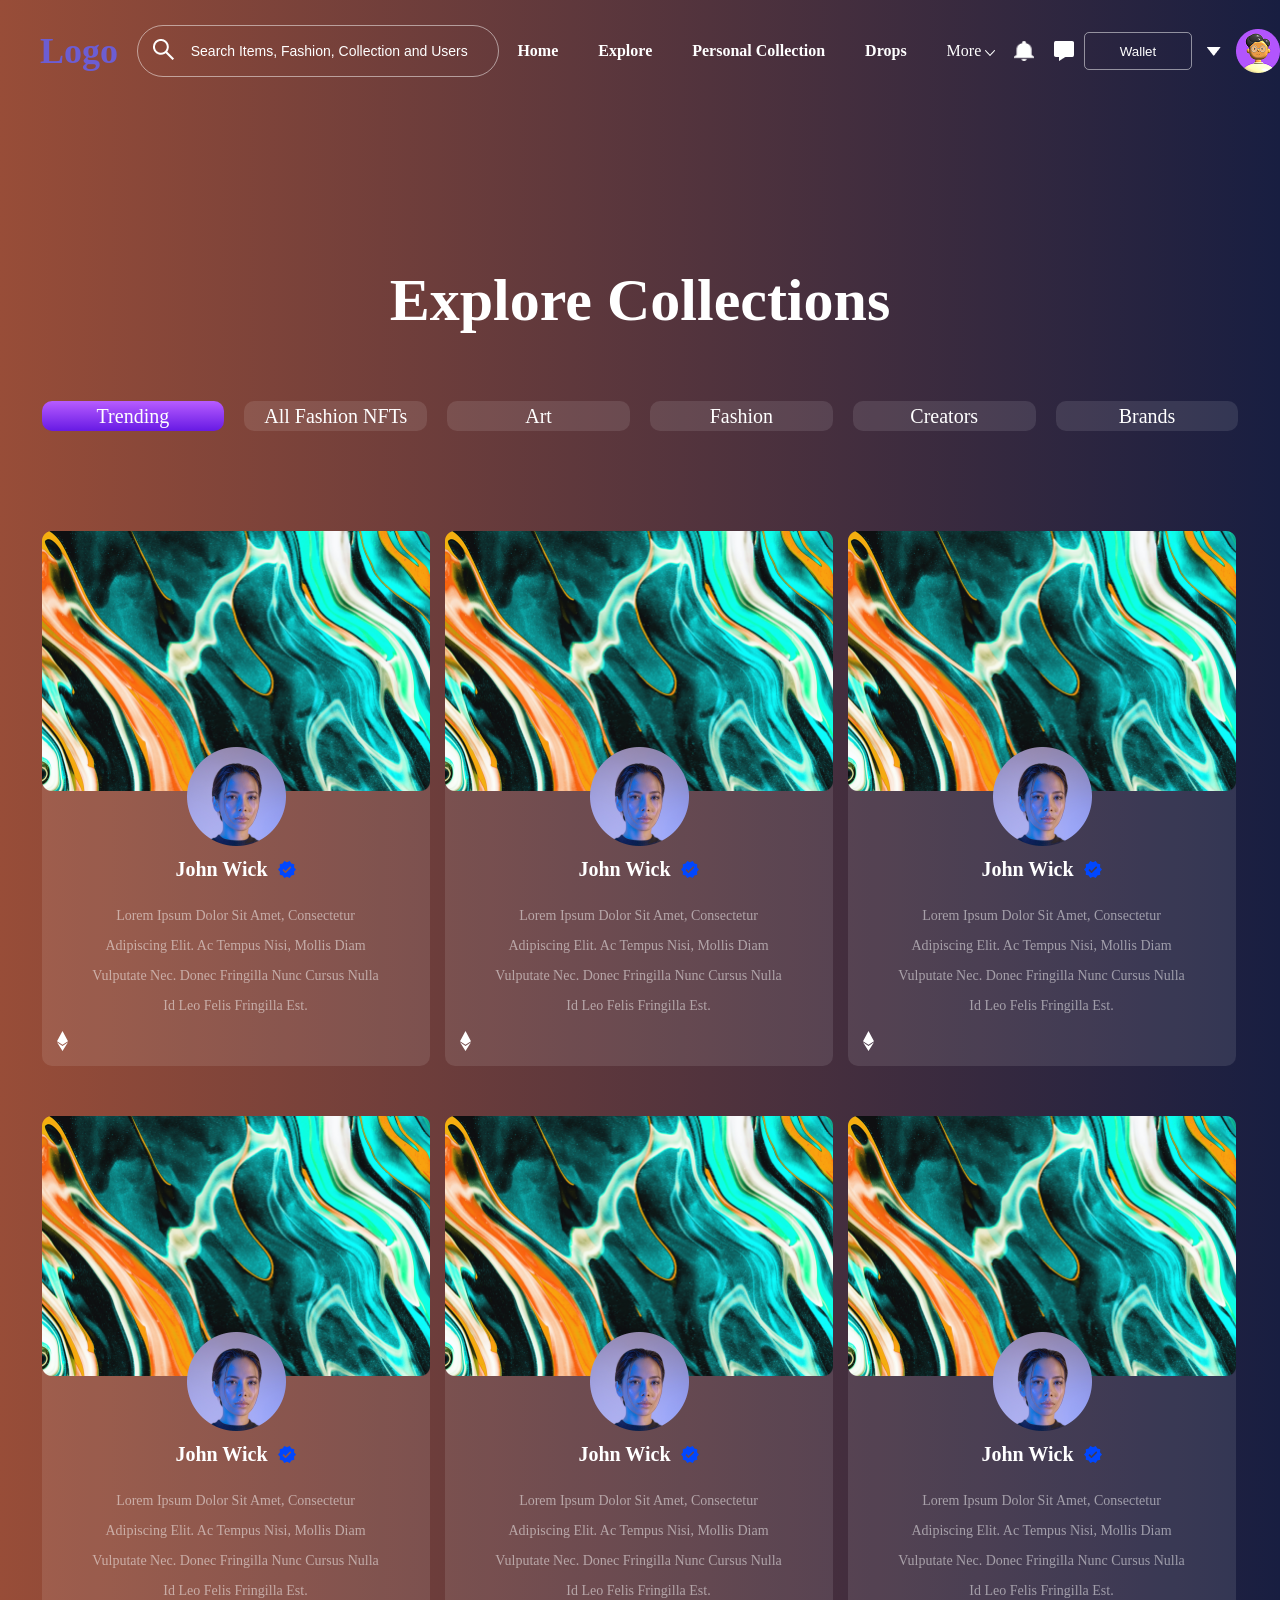
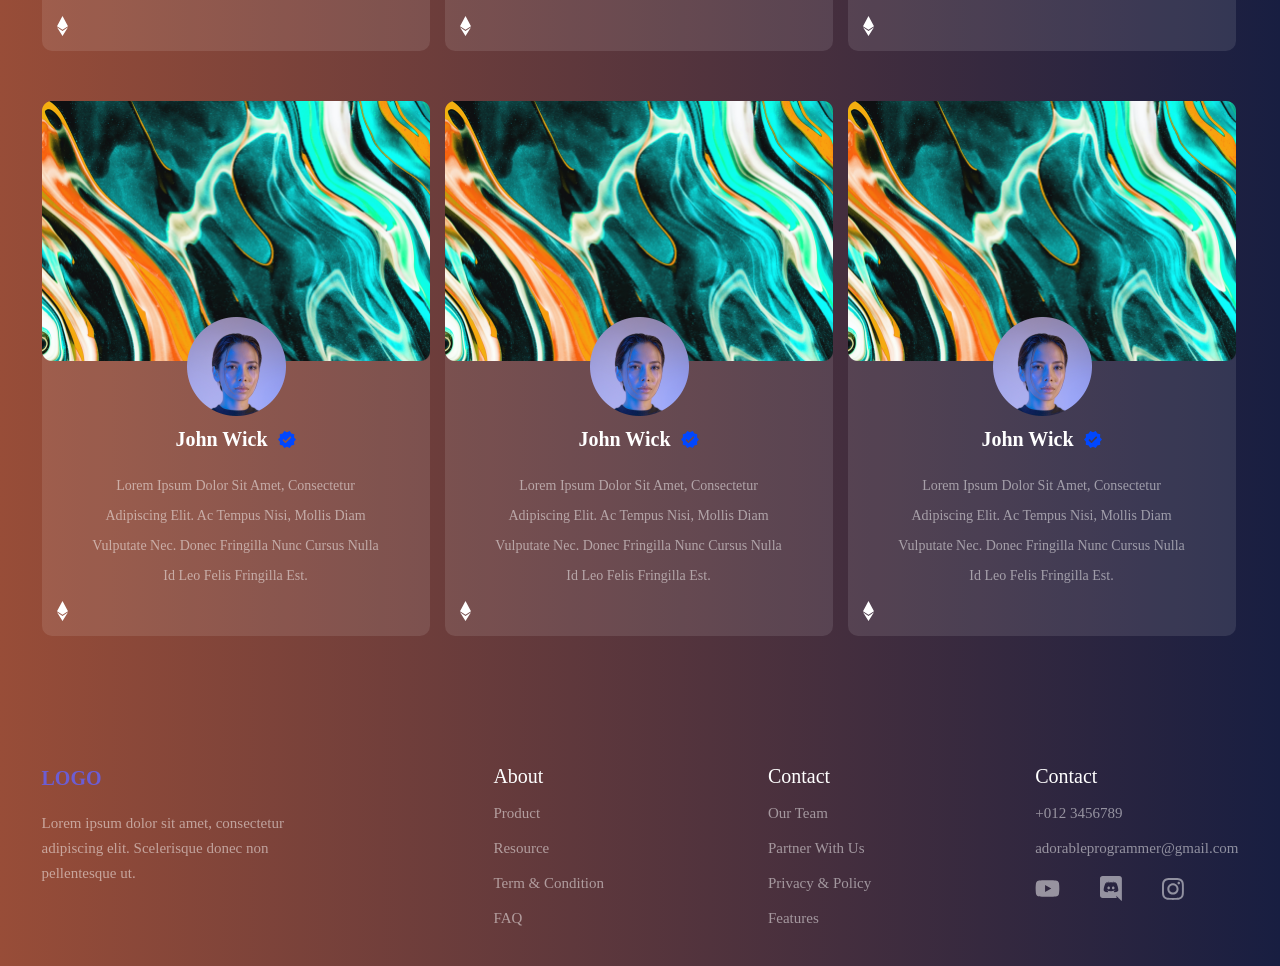
<file: explore.html>
<!DOCTYPE html>
<html lang="en">
<head>
    <meta charset="UTF-8">
    <meta name="viewport" content="width=device-width, initial-scale=1.0">
    <title>Explore</title>
    <link rel="stylesheet" href="assets/css/style.css">
    <link rel="stylesheet" href="assets/css/reset.css">
    <link rel="stylesheet" href="assets/css/keyframes.css">
</head>
<body>
    <header class="d-flex wrap align-center justify-between justify-center">
        <p class="logo capitalize bold-700">logo</p>
        <form action="" class="search-bar d-flex justify-between align-center">
            <button type="submit" class="search-button"><img src="assets/images/icons/search-icon.png"
                    alt="search icon"></button>
            <input type="text" placeholder="Search Items, Fashion, Collection and Users" name="q">
        </form>
        <nav>
            <ul class="d-flex justify-between wrap gap-40">
                <li><a href="index.html" class="capitalize lh-100 bold-600">home</a></li>
                <li><a href="explore.html" class="capitalize lh-100 bold-600">explore</a></li>
                <li><a href="#" class="capitalize lh-100 bold-600">personal collection</a></li>
                <li><a href="drops.html" class="capitalize lh-100 bold-600">drops</a></li>
                <li class="dropdown-item">
                    <input type="checkbox" id="more-menu" class="dropdown-checkbox">
                    <label for="more-menu" class="dropdown-btn">More
                        <img src="assets/images/icons/drop-icon.png" alt="drop icon">
                    </label>
                    <ul class="dropdown-menu">
                        <li class="dropdown-li"><a href="stats.html">Stats<div class="line"></div></a></li>
                        <li class="dropdown-li"><a href="#">Shows<div class="line"></div> </a></li>
                        <li class="dropdown-li"><a href="about.html">About Us<div class="line"></div></a></li>
                        <li class="dropdown-li"><a href="community.html">Community<div class="line"></div></a></li>
                        <li class="dropdown-li"><a href="creator-studio.html">Creator Studio<div class="line"></div></a></li>
                        <li class="dropdown-li"><a href="#">Edit Profile<div class="line"></div></a></li>
                        <li class="dropdown-li"><a href="#">Setting</a></li>
                    </ul>
                </li>
            </ul>
        </nav>
        <div class="account d-flex align-center justify-between wrap">
            <img src="assets/images/icons/ring-icon.png" alt="ring icon" class="ring">
            <img src="assets/images/icons/conversation-icon.png" alt="conversation icon" class="conversation">
            <button class="wallet"><a href="#">Wallet</a></button>
            <img src="assets/images/icons/arrow-icon.png" alt="arrow icon" class="arrow">
            <img src="assets/images/profile-image.png" alt="profile image">
        </div>
    </header>
    <main class="explore-page">
        <div class="container">
            <section class="hero">
                <article class="content t-align">
                    <h1 class="capitalize lh-135 bold-800">explore collections</h1>
                    <div class="buttons d-flex gap-20">
                        <a class="btn capitalize lh-100 bold-500" href="">trending</a>
                        <a class="btn capitalize lh-100 bold-500" href="">all fashion NFTs</a>
                        <a class="btn capitalize lh-100 bold-500" href="">art</a>
                        <a class="btn capitalize lh-100 bold-500" href="">fashion</a>
                        <a class="btn capitalize lh-100 bold-500" href="">creators</a>
                        <a class="btn capitalize lh-100 bold-500" href="">brands</a>
                    </div>
            </article>
            <article class="preview d-flex c-direction gap-50">
                <div class="wrapper-card d-flex gap-15">
                    <div class="explore-card t-align">
                        <div class="bg-image"><img src="assets/images/bg-creator.png" alt="abstract art background"></div>
                        <div class="avatar"><img src="assets/images/creator-image.png" alt="creator image"></div>
                        <div class="wrapper d-flex align-center justify-center">
                            <h2 class="capitalize lh-100 bold-700">john wick</h2>
                            <svg xmlns="http://www.w3.org/2000/svg" width="18" height="17" viewBox="0 0 18 17" fill="none">
                                <path
                                    d="M18 8.5L16.0036 6.24143L16.2818 3.25429L13.3282 2.59048L11.7818 0L9 1.1819L6.21818 0L4.67182 2.58238L1.71818 3.2381L1.99636 6.23333L0 8.5L1.99636 10.7586L1.71818 13.7538L4.67182 14.4176L6.21818 17L9 15.81L11.7818 16.9919L13.3282 14.4095L16.2818 13.7457L16.0036 10.7586L18 8.5ZM6.85636 11.7462L4.90909 9.80333C4.83324 9.72844 4.77307 9.63948 4.73201 9.54155C4.69095 9.44362 4.66982 9.33864 4.66982 9.23262C4.66982 9.1266 4.69095 9.02162 4.73201 8.92369C4.77307 8.82575 4.83324 8.7368 4.90909 8.6619L4.96636 8.60524C5.28545 8.28952 5.80909 8.28952 6.12818 8.60524L7.44545 9.91667L11.6591 5.73952C11.9782 5.42381 12.5018 5.42381 12.8209 5.73952L12.8782 5.79619C13.1973 6.1119 13.1973 6.6219 12.8782 6.93762L8.03454 11.7462C7.69909 12.0619 7.18364 12.0619 6.85636 11.7462Z"
                                    fill="#0047FF" />
                            </svg>
                        </div>
                            <p class="capitalize lh-100 bold-500 t-align">Lorem ipsum dolor sit amet, consectetur adipiscing elit. Ac tempus nisi, mollis diam vulputate nec. Donec fringilla nunc cursus nulla id leo felis fringilla est.</p>
                            <svg xmlns="http://www.w3.org/2000/svg" width="11" height="20" viewBox="0 0 11 20" fill="none">
                                <path d="M10.9964 10.1875L5.5 13.8125L0 10.1875L5.5 0L10.9964 10.1875ZM5.5 14.9766L0 11.3516L5.5 20L11 11.3516L5.5 14.9766Z" fill="white"/>
                            </svg>
                    </div>
                    <div class="explore-card t-align">
                        <div class="bg-image"><img src="assets/images/bg-creator.png" alt="abstract art background"></div>
                        <div class="avatar"><img src="assets/images/creator-image.png" alt="creator image"></div>
                        <div class="wrapper d-flex align-center justify-center">
                            <h2 class="capitalize lh-100 bold-700">john wick</h2>
                            <svg xmlns="http://www.w3.org/2000/svg" width="18" height="17" viewBox="0 0 18 17" fill="none">
                                <path
                                    d="M18 8.5L16.0036 6.24143L16.2818 3.25429L13.3282 2.59048L11.7818 0L9 1.1819L6.21818 0L4.67182 2.58238L1.71818 3.2381L1.99636 6.23333L0 8.5L1.99636 10.7586L1.71818 13.7538L4.67182 14.4176L6.21818 17L9 15.81L11.7818 16.9919L13.3282 14.4095L16.2818 13.7457L16.0036 10.7586L18 8.5ZM6.85636 11.7462L4.90909 9.80333C4.83324 9.72844 4.77307 9.63948 4.73201 9.54155C4.69095 9.44362 4.66982 9.33864 4.66982 9.23262C4.66982 9.1266 4.69095 9.02162 4.73201 8.92369C4.77307 8.82575 4.83324 8.7368 4.90909 8.6619L4.96636 8.60524C5.28545 8.28952 5.80909 8.28952 6.12818 8.60524L7.44545 9.91667L11.6591 5.73952C11.9782 5.42381 12.5018 5.42381 12.8209 5.73952L12.8782 5.79619C13.1973 6.1119 13.1973 6.6219 12.8782 6.93762L8.03454 11.7462C7.69909 12.0619 7.18364 12.0619 6.85636 11.7462Z"
                                    fill="#0047FF" />
                            </svg>
                        </div>
                            <p class="capitalize lh-100 bold-500 t-align">Lorem ipsum dolor sit amet, consectetur adipiscing elit. Ac tempus nisi, mollis diam vulputate nec. Donec fringilla nunc cursus nulla id leo felis fringilla est.</p>
                            <svg xmlns="http://www.w3.org/2000/svg" width="11" height="20" viewBox="0 0 11 20" fill="none">
                                <path d="M10.9964 10.1875L5.5 13.8125L0 10.1875L5.5 0L10.9964 10.1875ZM5.5 14.9766L0 11.3516L5.5 20L11 11.3516L5.5 14.9766Z" fill="white"/>
                            </svg>
                    </div>
                    <div class="explore-card t-align">
                        <div class="bg-image"><img src="assets/images/bg-creator.png" alt="abstract art background"></div>
                        <div class="avatar"><img src="assets/images/creator-image.png" alt="creator image"></div>
                        <div class="wrapper d-flex align-center justify-center">
                            <h2 class="capitalize lh-100 bold-700">john wick</h2>
                            <svg xmlns="http://www.w3.org/2000/svg" width="18" height="17" viewBox="0 0 18 17" fill="none">
                                <path
                                    d="M18 8.5L16.0036 6.24143L16.2818 3.25429L13.3282 2.59048L11.7818 0L9 1.1819L6.21818 0L4.67182 2.58238L1.71818 3.2381L1.99636 6.23333L0 8.5L1.99636 10.7586L1.71818 13.7538L4.67182 14.4176L6.21818 17L9 15.81L11.7818 16.9919L13.3282 14.4095L16.2818 13.7457L16.0036 10.7586L18 8.5ZM6.85636 11.7462L4.90909 9.80333C4.83324 9.72844 4.77307 9.63948 4.73201 9.54155C4.69095 9.44362 4.66982 9.33864 4.66982 9.23262C4.66982 9.1266 4.69095 9.02162 4.73201 8.92369C4.77307 8.82575 4.83324 8.7368 4.90909 8.6619L4.96636 8.60524C5.28545 8.28952 5.80909 8.28952 6.12818 8.60524L7.44545 9.91667L11.6591 5.73952C11.9782 5.42381 12.5018 5.42381 12.8209 5.73952L12.8782 5.79619C13.1973 6.1119 13.1973 6.6219 12.8782 6.93762L8.03454 11.7462C7.69909 12.0619 7.18364 12.0619 6.85636 11.7462Z"
                                    fill="#0047FF" />
                            </svg>
                        </div>
                            <p class="capitalize lh-100 bold-500 t-align">Lorem ipsum dolor sit amet, consectetur adipiscing elit. Ac tempus nisi, mollis diam vulputate nec. Donec fringilla nunc cursus nulla id leo felis fringilla est.</p>
                            <svg xmlns="http://www.w3.org/2000/svg" width="11" height="20" viewBox="0 0 11 20" fill="none">
                                <path d="M10.9964 10.1875L5.5 13.8125L0 10.1875L5.5 0L10.9964 10.1875ZM5.5 14.9766L0 11.3516L5.5 20L11 11.3516L5.5 14.9766Z" fill="white"/>
                            </svg>
                    </div>

                </div>
                <div class="wrapper-card d-flex gap-15">
                    <div class="explore-card t-align">
                        <div class="bg-image"><img src="assets/images/bg-creator.png" alt="abstract art background"></div>
                        <div class="avatar"><img src="assets/images/creator-image.png" alt="creator image"></div>
                        <div class="wrapper d-flex align-center justify-center">
                            <h2 class="capitalize lh-100 bold-700">john wick</h2>
                            <svg xmlns="http://www.w3.org/2000/svg" width="18" height="17" viewBox="0 0 18 17" fill="none">
                                <path
                                    d="M18 8.5L16.0036 6.24143L16.2818 3.25429L13.3282 2.59048L11.7818 0L9 1.1819L6.21818 0L4.67182 2.58238L1.71818 3.2381L1.99636 6.23333L0 8.5L1.99636 10.7586L1.71818 13.7538L4.67182 14.4176L6.21818 17L9 15.81L11.7818 16.9919L13.3282 14.4095L16.2818 13.7457L16.0036 10.7586L18 8.5ZM6.85636 11.7462L4.90909 9.80333C4.83324 9.72844 4.77307 9.63948 4.73201 9.54155C4.69095 9.44362 4.66982 9.33864 4.66982 9.23262C4.66982 9.1266 4.69095 9.02162 4.73201 8.92369C4.77307 8.82575 4.83324 8.7368 4.90909 8.6619L4.96636 8.60524C5.28545 8.28952 5.80909 8.28952 6.12818 8.60524L7.44545 9.91667L11.6591 5.73952C11.9782 5.42381 12.5018 5.42381 12.8209 5.73952L12.8782 5.79619C13.1973 6.1119 13.1973 6.6219 12.8782 6.93762L8.03454 11.7462C7.69909 12.0619 7.18364 12.0619 6.85636 11.7462Z"
                                    fill="#0047FF" />
                            </svg>
                        </div>
                            <p class="capitalize lh-100 bold-500 t-align">Lorem ipsum dolor sit amet, consectetur adipiscing elit. Ac tempus nisi, mollis diam vulputate nec. Donec fringilla nunc cursus nulla id leo felis fringilla est.</p>
                            <svg xmlns="http://www.w3.org/2000/svg" width="11" height="20" viewBox="0 0 11 20" fill="none">
                                <path d="M10.9964 10.1875L5.5 13.8125L0 10.1875L5.5 0L10.9964 10.1875ZM5.5 14.9766L0 11.3516L5.5 20L11 11.3516L5.5 14.9766Z" fill="white"/>
                            </svg>
                    </div>
                    <div class="explore-card t-align">
                        <div class="bg-image"><img src="assets/images/bg-creator.png" alt="abstract art background"></div>
                        <div class="avatar"><img src="assets/images/creator-image.png" alt="creator image"></div>
                        <div class="wrapper d-flex align-center justify-center">
                            <h2 class="capitalize lh-100 bold-700">john wick</h2>
                            <svg xmlns="http://www.w3.org/2000/svg" width="18" height="17" viewBox="0 0 18 17" fill="none">
                                <path
                                    d="M18 8.5L16.0036 6.24143L16.2818 3.25429L13.3282 2.59048L11.7818 0L9 1.1819L6.21818 0L4.67182 2.58238L1.71818 3.2381L1.99636 6.23333L0 8.5L1.99636 10.7586L1.71818 13.7538L4.67182 14.4176L6.21818 17L9 15.81L11.7818 16.9919L13.3282 14.4095L16.2818 13.7457L16.0036 10.7586L18 8.5ZM6.85636 11.7462L4.90909 9.80333C4.83324 9.72844 4.77307 9.63948 4.73201 9.54155C4.69095 9.44362 4.66982 9.33864 4.66982 9.23262C4.66982 9.1266 4.69095 9.02162 4.73201 8.92369C4.77307 8.82575 4.83324 8.7368 4.90909 8.6619L4.96636 8.60524C5.28545 8.28952 5.80909 8.28952 6.12818 8.60524L7.44545 9.91667L11.6591 5.73952C11.9782 5.42381 12.5018 5.42381 12.8209 5.73952L12.8782 5.79619C13.1973 6.1119 13.1973 6.6219 12.8782 6.93762L8.03454 11.7462C7.69909 12.0619 7.18364 12.0619 6.85636 11.7462Z"
                                    fill="#0047FF" />
                            </svg>
                        </div>
                            <p class="capitalize lh-100 bold-500 t-align">Lorem ipsum dolor sit amet, consectetur adipiscing elit. Ac tempus nisi, mollis diam vulputate nec. Donec fringilla nunc cursus nulla id leo felis fringilla est.</p>
                            <svg xmlns="http://www.w3.org/2000/svg" width="11" height="20" viewBox="0 0 11 20" fill="none">
                                <path d="M10.9964 10.1875L5.5 13.8125L0 10.1875L5.5 0L10.9964 10.1875ZM5.5 14.9766L0 11.3516L5.5 20L11 11.3516L5.5 14.9766Z" fill="white"/>
                            </svg>
                    </div>
                    <div class="explore-card t-align">
                        <div class="bg-image"><img src="assets/images/bg-creator.png" alt="abstract art background"></div>
                        <div class="avatar"><img src="assets/images/creator-image.png" alt="creator image"></div>
                        <div class="wrapper d-flex align-center justify-center">
                            <h2 class="capitalize lh-100 bold-700">john wick</h2>
                            <svg xmlns="http://www.w3.org/2000/svg" width="18" height="17" viewBox="0 0 18 17" fill="none">
                                <path
                                    d="M18 8.5L16.0036 6.24143L16.2818 3.25429L13.3282 2.59048L11.7818 0L9 1.1819L6.21818 0L4.67182 2.58238L1.71818 3.2381L1.99636 6.23333L0 8.5L1.99636 10.7586L1.71818 13.7538L4.67182 14.4176L6.21818 17L9 15.81L11.7818 16.9919L13.3282 14.4095L16.2818 13.7457L16.0036 10.7586L18 8.5ZM6.85636 11.7462L4.90909 9.80333C4.83324 9.72844 4.77307 9.63948 4.73201 9.54155C4.69095 9.44362 4.66982 9.33864 4.66982 9.23262C4.66982 9.1266 4.69095 9.02162 4.73201 8.92369C4.77307 8.82575 4.83324 8.7368 4.90909 8.6619L4.96636 8.60524C5.28545 8.28952 5.80909 8.28952 6.12818 8.60524L7.44545 9.91667L11.6591 5.73952C11.9782 5.42381 12.5018 5.42381 12.8209 5.73952L12.8782 5.79619C13.1973 6.1119 13.1973 6.6219 12.8782 6.93762L8.03454 11.7462C7.69909 12.0619 7.18364 12.0619 6.85636 11.7462Z"
                                    fill="#0047FF" />
                            </svg>
                        </div>
                            <p class="capitalize lh-100 bold-500 t-align">Lorem ipsum dolor sit amet, consectetur adipiscing elit. Ac tempus nisi, mollis diam vulputate nec. Donec fringilla nunc cursus nulla id leo felis fringilla est.</p>
                            <svg xmlns="http://www.w3.org/2000/svg" width="11" height="20" viewBox="0 0 11 20" fill="none">
                                <path d="M10.9964 10.1875L5.5 13.8125L0 10.1875L5.5 0L10.9964 10.1875ZM5.5 14.9766L0 11.3516L5.5 20L11 11.3516L5.5 14.9766Z" fill="white"/>
                            </svg>
                    </div>

                </div>
                <div class="wrapper-card d-flex gap-15">
                    <div class="explore-card t-align">
                        <div class="bg-image"><img src="assets/images/bg-creator.png" alt="abstract art background"></div>
                        <div class="avatar"><img src="assets/images/creator-image.png" alt="creator image"></div>
                        <div class="wrapper d-flex align-center justify-center">
                            <h2 class="capitalize lh-100 bold-700">john wick</h2>
                            <svg xmlns="http://www.w3.org/2000/svg" width="18" height="17" viewBox="0 0 18 17" fill="none">
                                <path
                                    d="M18 8.5L16.0036 6.24143L16.2818 3.25429L13.3282 2.59048L11.7818 0L9 1.1819L6.21818 0L4.67182 2.58238L1.71818 3.2381L1.99636 6.23333L0 8.5L1.99636 10.7586L1.71818 13.7538L4.67182 14.4176L6.21818 17L9 15.81L11.7818 16.9919L13.3282 14.4095L16.2818 13.7457L16.0036 10.7586L18 8.5ZM6.85636 11.7462L4.90909 9.80333C4.83324 9.72844 4.77307 9.63948 4.73201 9.54155C4.69095 9.44362 4.66982 9.33864 4.66982 9.23262C4.66982 9.1266 4.69095 9.02162 4.73201 8.92369C4.77307 8.82575 4.83324 8.7368 4.90909 8.6619L4.96636 8.60524C5.28545 8.28952 5.80909 8.28952 6.12818 8.60524L7.44545 9.91667L11.6591 5.73952C11.9782 5.42381 12.5018 5.42381 12.8209 5.73952L12.8782 5.79619C13.1973 6.1119 13.1973 6.6219 12.8782 6.93762L8.03454 11.7462C7.69909 12.0619 7.18364 12.0619 6.85636 11.7462Z"
                                    fill="#0047FF" />
                            </svg>
                        </div>
                            <p class="capitalize lh-100 bold-500 t-align">Lorem ipsum dolor sit amet, consectetur adipiscing elit. Ac tempus nisi, mollis diam vulputate nec. Donec fringilla nunc cursus nulla id leo felis fringilla est.</p>
                            <svg xmlns="http://www.w3.org/2000/svg" width="11" height="20" viewBox="0 0 11 20" fill="none">
                                <path d="M10.9964 10.1875L5.5 13.8125L0 10.1875L5.5 0L10.9964 10.1875ZM5.5 14.9766L0 11.3516L5.5 20L11 11.3516L5.5 14.9766Z" fill="white"/>
                            </svg>
                    </div>
                    <div class="explore-card t-align">
                        <div class="bg-image"><img src="assets/images/bg-creator.png" alt="abstract art background"></div>
                        <div class="avatar"><img src="assets/images/creator-image.png" alt="creator image"></div>
                        <div class="wrapper d-flex align-center justify-center">
                            <h2 class="capitalize lh-100 bold-700">john wick</h2>
                            <svg xmlns="http://www.w3.org/2000/svg" width="18" height="17" viewBox="0 0 18 17" fill="none">
                                <path
                                    d="M18 8.5L16.0036 6.24143L16.2818 3.25429L13.3282 2.59048L11.7818 0L9 1.1819L6.21818 0L4.67182 2.58238L1.71818 3.2381L1.99636 6.23333L0 8.5L1.99636 10.7586L1.71818 13.7538L4.67182 14.4176L6.21818 17L9 15.81L11.7818 16.9919L13.3282 14.4095L16.2818 13.7457L16.0036 10.7586L18 8.5ZM6.85636 11.7462L4.90909 9.80333C4.83324 9.72844 4.77307 9.63948 4.73201 9.54155C4.69095 9.44362 4.66982 9.33864 4.66982 9.23262C4.66982 9.1266 4.69095 9.02162 4.73201 8.92369C4.77307 8.82575 4.83324 8.7368 4.90909 8.6619L4.96636 8.60524C5.28545 8.28952 5.80909 8.28952 6.12818 8.60524L7.44545 9.91667L11.6591 5.73952C11.9782 5.42381 12.5018 5.42381 12.8209 5.73952L12.8782 5.79619C13.1973 6.1119 13.1973 6.6219 12.8782 6.93762L8.03454 11.7462C7.69909 12.0619 7.18364 12.0619 6.85636 11.7462Z"
                                    fill="#0047FF" />
                            </svg>
                        </div>
                            <p class="capitalize lh-100 bold-500 t-align">Lorem ipsum dolor sit amet, consectetur adipiscing elit. Ac tempus nisi, mollis diam vulputate nec. Donec fringilla nunc cursus nulla id leo felis fringilla est.</p>
                            <svg xmlns="http://www.w3.org/2000/svg" width="11" height="20" viewBox="0 0 11 20" fill="none">
                                <path d="M10.9964 10.1875L5.5 13.8125L0 10.1875L5.5 0L10.9964 10.1875ZM5.5 14.9766L0 11.3516L5.5 20L11 11.3516L5.5 14.9766Z" fill="white"/>
                            </svg>
                    </div>
                    <div class="explore-card t-align">
                        <div class="bg-image"><img src="assets/images/bg-creator.png" alt="abstract art background"></div>
                        <div class="avatar"><img src="assets/images/creator-image.png" alt="creator image"></div>
                        <div class="wrapper d-flex align-center justify-center">
                            <h2 class="capitalize lh-100 bold-700">john wick</h2>
                            <svg xmlns="http://www.w3.org/2000/svg" width="18" height="17" viewBox="0 0 18 17" fill="none">
                                <path
                                    d="M18 8.5L16.0036 6.24143L16.2818 3.25429L13.3282 2.59048L11.7818 0L9 1.1819L6.21818 0L4.67182 2.58238L1.71818 3.2381L1.99636 6.23333L0 8.5L1.99636 10.7586L1.71818 13.7538L4.67182 14.4176L6.21818 17L9 15.81L11.7818 16.9919L13.3282 14.4095L16.2818 13.7457L16.0036 10.7586L18 8.5ZM6.85636 11.7462L4.90909 9.80333C4.83324 9.72844 4.77307 9.63948 4.73201 9.54155C4.69095 9.44362 4.66982 9.33864 4.66982 9.23262C4.66982 9.1266 4.69095 9.02162 4.73201 8.92369C4.77307 8.82575 4.83324 8.7368 4.90909 8.6619L4.96636 8.60524C5.28545 8.28952 5.80909 8.28952 6.12818 8.60524L7.44545 9.91667L11.6591 5.73952C11.9782 5.42381 12.5018 5.42381 12.8209 5.73952L12.8782 5.79619C13.1973 6.1119 13.1973 6.6219 12.8782 6.93762L8.03454 11.7462C7.69909 12.0619 7.18364 12.0619 6.85636 11.7462Z"
                                    fill="#0047FF" />
                            </svg>
                        </div>
                            <p class="capitalize lh-100 bold-500 t-align">Lorem ipsum dolor sit amet, consectetur adipiscing elit. Ac tempus nisi, mollis diam vulputate nec. Donec fringilla nunc cursus nulla id leo felis fringilla est.</p>
                            <svg xmlns="http://www.w3.org/2000/svg" width="11" height="20" viewBox="0 0 11 20" fill="none">
                                <path d="M10.9964 10.1875L5.5 13.8125L0 10.1875L5.5 0L10.9964 10.1875ZM5.5 14.9766L0 11.3516L5.5 20L11 11.3516L5.5 14.9766Z" fill="white"/>
                            </svg>
                    </div>

                </div>

            </article>
        </section>
                    <footer class="d-flex justify-between">
                <div class="wrapper d-flex c-direction gap-20">
                    <p class="logo bold-700 lh-100">LOGO</p>
                    <span class="bold-500">Lorem ipsum dolor sit amet, consectetur adipiscing elit. Scelerisque donec non pellentesque ut.
                    </span>
                </div>
                <div class="wrapper">
                    <ul class="d-flex c-direction gap-20">
                        <li>About</li>
                        <li>Product</li>
                        <li>Resource</li>
                        <li>Term & Condition</li>
                        <li>FAQ</li>
                    </ul>
                </div>
                <div class="wrapper">
                    <ul class="d-flex c-direction gap-20">
                        <li>Contact</li>
                        <li>Our Team</li>
                        <li>Partner With Us</li>
                        <li>Privacy & Policy</li>
                        <li>Features</li>
                    </ul>
                </div>
                <div class="wrapper">
                    <ul class="d-flex c-direction gap-20">
                        <li>Contact</li>
                        <li><a href="tel:+012 3456789">+012 3456789</a></li>
                        <li><a href="mailto:adorableprogrammer@gmail.com">adorableprogrammer@gmail.com</a></li>
                        <li class="d-flex gap-40  align-center">
                            <a href="">
                                <svg xmlns="http://www.w3.org/2000/svg" width="25" height="25" viewBox="0 0 25 25" fill="none">
                                    <path
                                        d="M23.8566 6.77452C23.584 5.74804 22.7808 4.93962 21.761 4.66527C19.9124 4.16675 12.5001 4.16675 12.5001 4.16675C12.5001 4.16675 5.08773 4.16675 3.23917 4.66527C2.21933 4.93966 1.41612 5.74804 1.14351 6.77452C0.648193 8.63506 0.648193 12.5169 0.648193 12.5169C0.648193 12.5169 0.648193 16.3988 1.14351 18.2593C1.41612 19.2858 2.21933 20.0605 3.23917 20.3349C5.08773 20.8334 12.5001 20.8334 12.5001 20.8334C12.5001 20.8334 19.9124 20.8334 21.761 20.3349C22.7808 20.0605 23.584 19.2858 23.8566 18.2593C24.3519 16.3988 24.3519 12.5169 24.3519 12.5169C24.3519 12.5169 24.3519 8.63506 23.8566 6.77452ZM10.0758 16.0414V8.99249L16.2711 12.517L10.0758 16.0414Z"
                                        fill="white" fill-opacity="0.5" />
                                </svg>
                            </a>
                            <a href="">
                                <svg xmlns="http://www.w3.org/2000/svg" width="22" height="25" viewBox="0 0 22 25" fill="none">
                                    <path
                                        d="M14.5125 11.875C14.5125 12.6375 13.95 13.2625 13.2375 13.2625C12.5375 13.2625 11.9625 12.6375 11.9625 11.875C11.9625 11.1125 12.525 10.4875 13.2375 10.4875C13.95 10.4875 14.5125 11.1125 14.5125 11.875ZM8.675 10.4875C7.9625 10.4875 7.4 11.1125 7.4 11.875C7.4 12.6375 7.975 13.2625 8.675 13.2625C9.3875 13.2625 9.95 12.6375 9.95 11.875C9.9625 11.1125 9.3875 10.4875 8.675 10.4875ZM21.875 2.575V25C18.7259 22.2171 19.733 23.1383 16.075 19.7375L16.7375 22.05H2.5625C1.15 22.05 0 20.9 0 19.475V2.575C0 1.15 1.15 0 2.5625 0H19.3125C20.725 0 21.875 1.15 21.875 2.575ZM18.3125 14.425C18.3125 10.4 16.5125 7.1375 16.5125 7.1375C14.7125 5.7875 13 5.825 13 5.825L12.825 6.025C14.95 6.675 15.9375 7.6125 15.9375 7.6125C12.9682 5.98511 9.48027 5.98481 6.6 7.25C6.1375 7.4625 5.8625 7.6125 5.8625 7.6125C5.8625 7.6125 6.9 6.625 9.15 5.975L9.025 5.825C9.025 5.825 7.3125 5.7875 5.5125 7.1375C5.5125 7.1375 3.7125 10.4 3.7125 14.425C3.7125 14.425 4.7625 16.2375 7.525 16.325C7.525 16.325 7.9875 15.7625 8.3625 15.2875C6.775 14.8125 6.175 13.8125 6.175 13.8125C6.35889 13.9412 6.66211 14.1081 6.6875 14.125C8.79736 15.3065 11.7943 15.6937 14.4875 14.5625C14.925 14.4 15.4125 14.1625 15.925 13.825C15.925 13.825 15.3 14.85 13.6625 15.3125C14.0375 15.7875 14.4875 16.325 14.4875 16.325C17.25 16.2375 18.3125 14.425 18.3125 14.425Z"
                                        fill="white" fill-opacity="0.5" />
                                </svg>
                            </a>
                            <a href="">
                                <svg xmlns="http://www.w3.org/2000/svg" width="22" height="22" viewBox="0 0 22 22" fill="none">
                                    <path
                                        d="M10.946 5.33081C7.84058 5.33081 5.33569 7.83569 5.33569 10.9412C5.33569 14.0466 7.84058 16.5515 10.946 16.5515C14.0515 16.5515 16.5564 14.0466 16.5564 10.9412C16.5564 7.83569 14.0515 5.33081 10.946 5.33081ZM10.946 14.5886C8.93921 14.5886 7.29858 12.9529 7.29858 10.9412C7.29858 8.92944 8.93433 7.2937 10.946 7.2937C12.9578 7.2937 14.5935 8.92944 14.5935 10.9412C14.5935 12.9529 12.9529 14.5886 10.946 14.5886ZM18.0945 5.10132C18.0945 5.82886 17.5085 6.40991 16.7859 6.40991C16.0584 6.40991 15.4773 5.82397 15.4773 5.10132C15.4773 4.37866 16.0632 3.79272 16.7859 3.79272C17.5085 3.79272 18.0945 4.37866 18.0945 5.10132ZM21.8103 6.42944C21.7273 4.67651 21.3269 3.12378 20.0427 1.84448C18.7634 0.565185 17.2107 0.164795 15.4578 0.0769043C13.6511 -0.0256348 8.23608 -0.0256348 6.42944 0.0769043C4.6814 0.159912 3.12866 0.560303 1.84448 1.8396C0.560303 3.1189 0.164795 4.67163 0.0769043 6.42456C-0.0256348 8.2312 -0.0256348 13.6462 0.0769043 15.4529C0.159912 17.2058 0.560303 18.7585 1.84448 20.0378C3.12866 21.3171 4.67651 21.7175 6.42944 21.8054C8.23608 21.908 13.6511 21.908 15.4578 21.8054C17.2107 21.7224 18.7634 21.322 20.0427 20.0378C21.322 18.7585 21.7224 17.2058 21.8103 15.4529C21.9128 13.6462 21.9128 8.23608 21.8103 6.42944ZM19.4763 17.3914C19.0955 18.3484 18.3582 19.0857 17.3962 19.4714C15.9558 20.0427 12.5378 19.9109 10.946 19.9109C9.35425 19.9109 5.9314 20.0378 4.49585 19.4714C3.53882 19.0906 2.80151 18.3533 2.41577 17.3914C1.84448 15.9509 1.97632 12.533 1.97632 10.9412C1.97632 9.34937 1.84937 5.92651 2.41577 4.49097C2.79663 3.53394 3.53394 2.79663 4.49585 2.41089C5.93628 1.8396 9.35425 1.97144 10.946 1.97144C12.5378 1.97144 15.9607 1.84448 17.3962 2.41089C18.3533 2.79175 19.0906 3.52905 19.4763 4.49097C20.0476 5.9314 19.9158 9.34937 19.9158 10.9412C19.9158 12.533 20.0476 15.9558 19.4763 17.3914Z"
                                        fill="white" fill-opacity="0.5" />
                                </svg>
                            </a>
                        </li>
                    </ul>
                </div>
            </footer>
        </div> 
    </main>
</body>
</html>
</file>
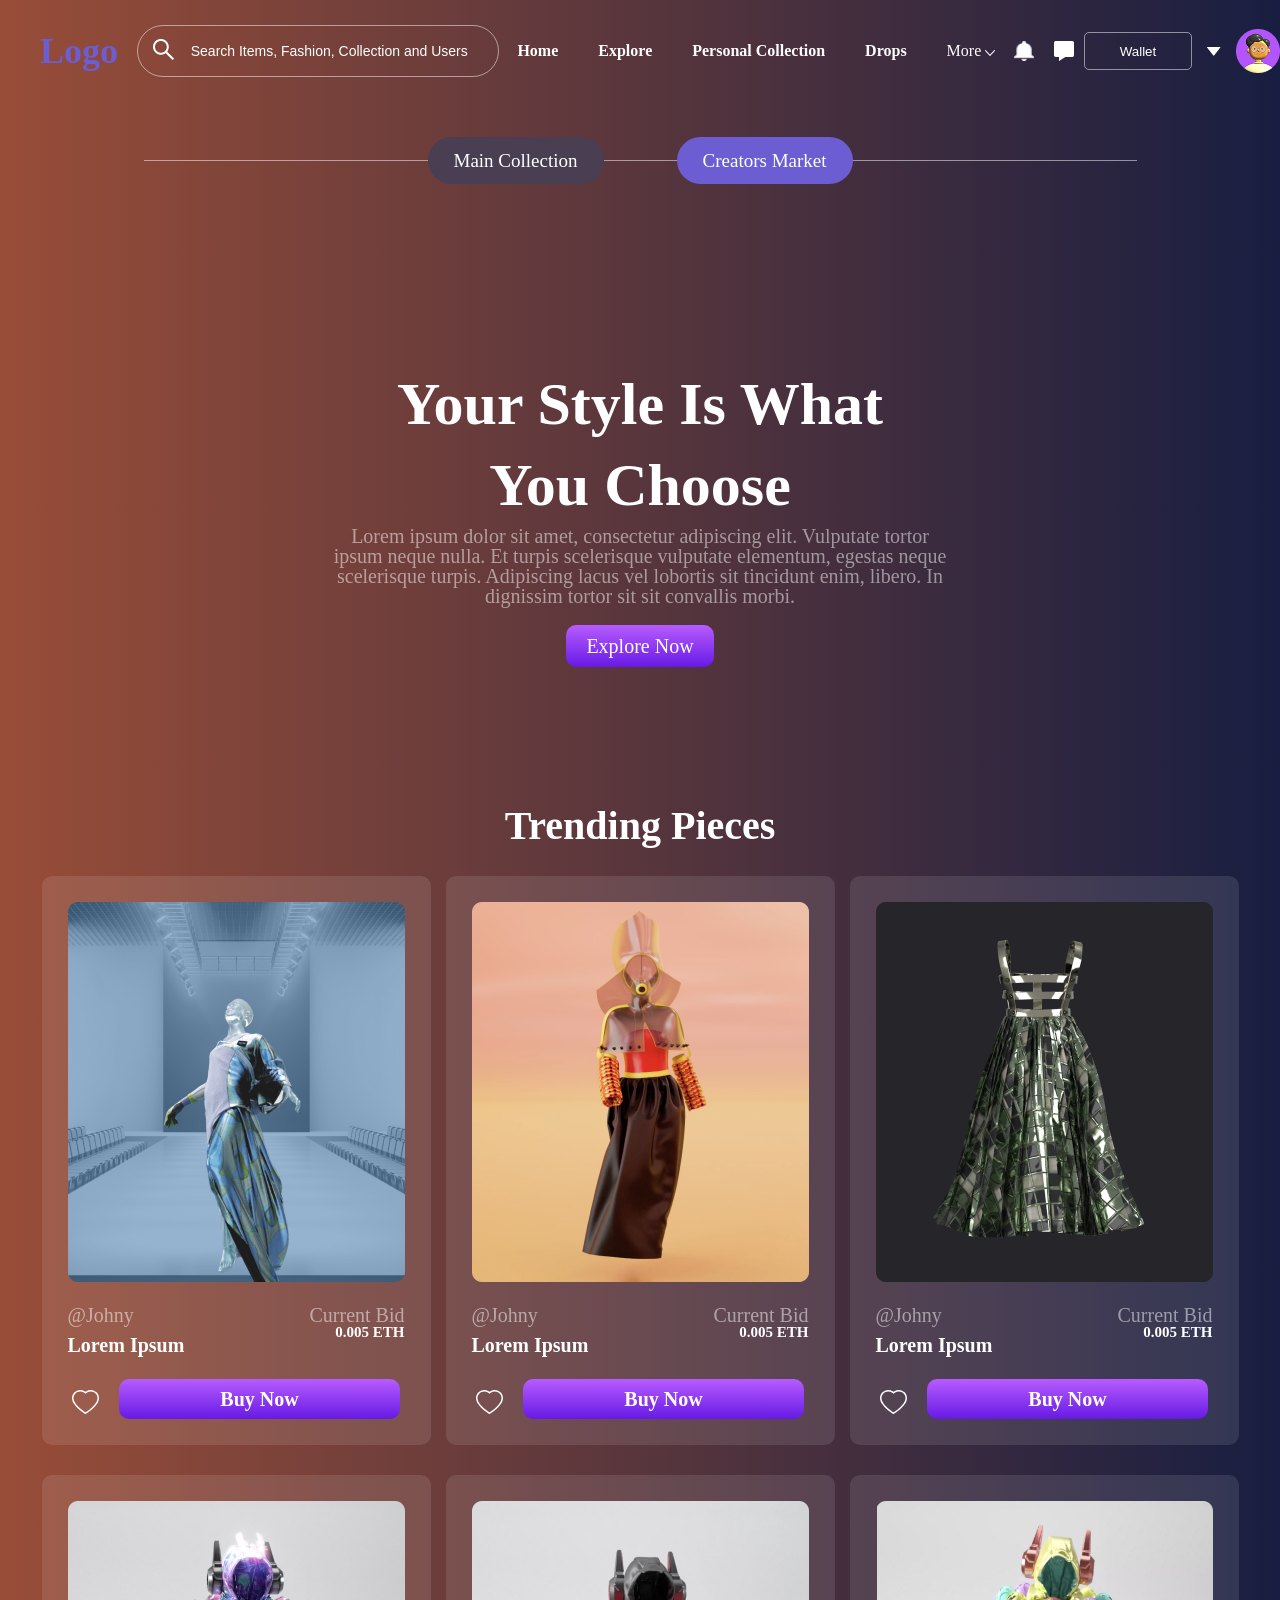
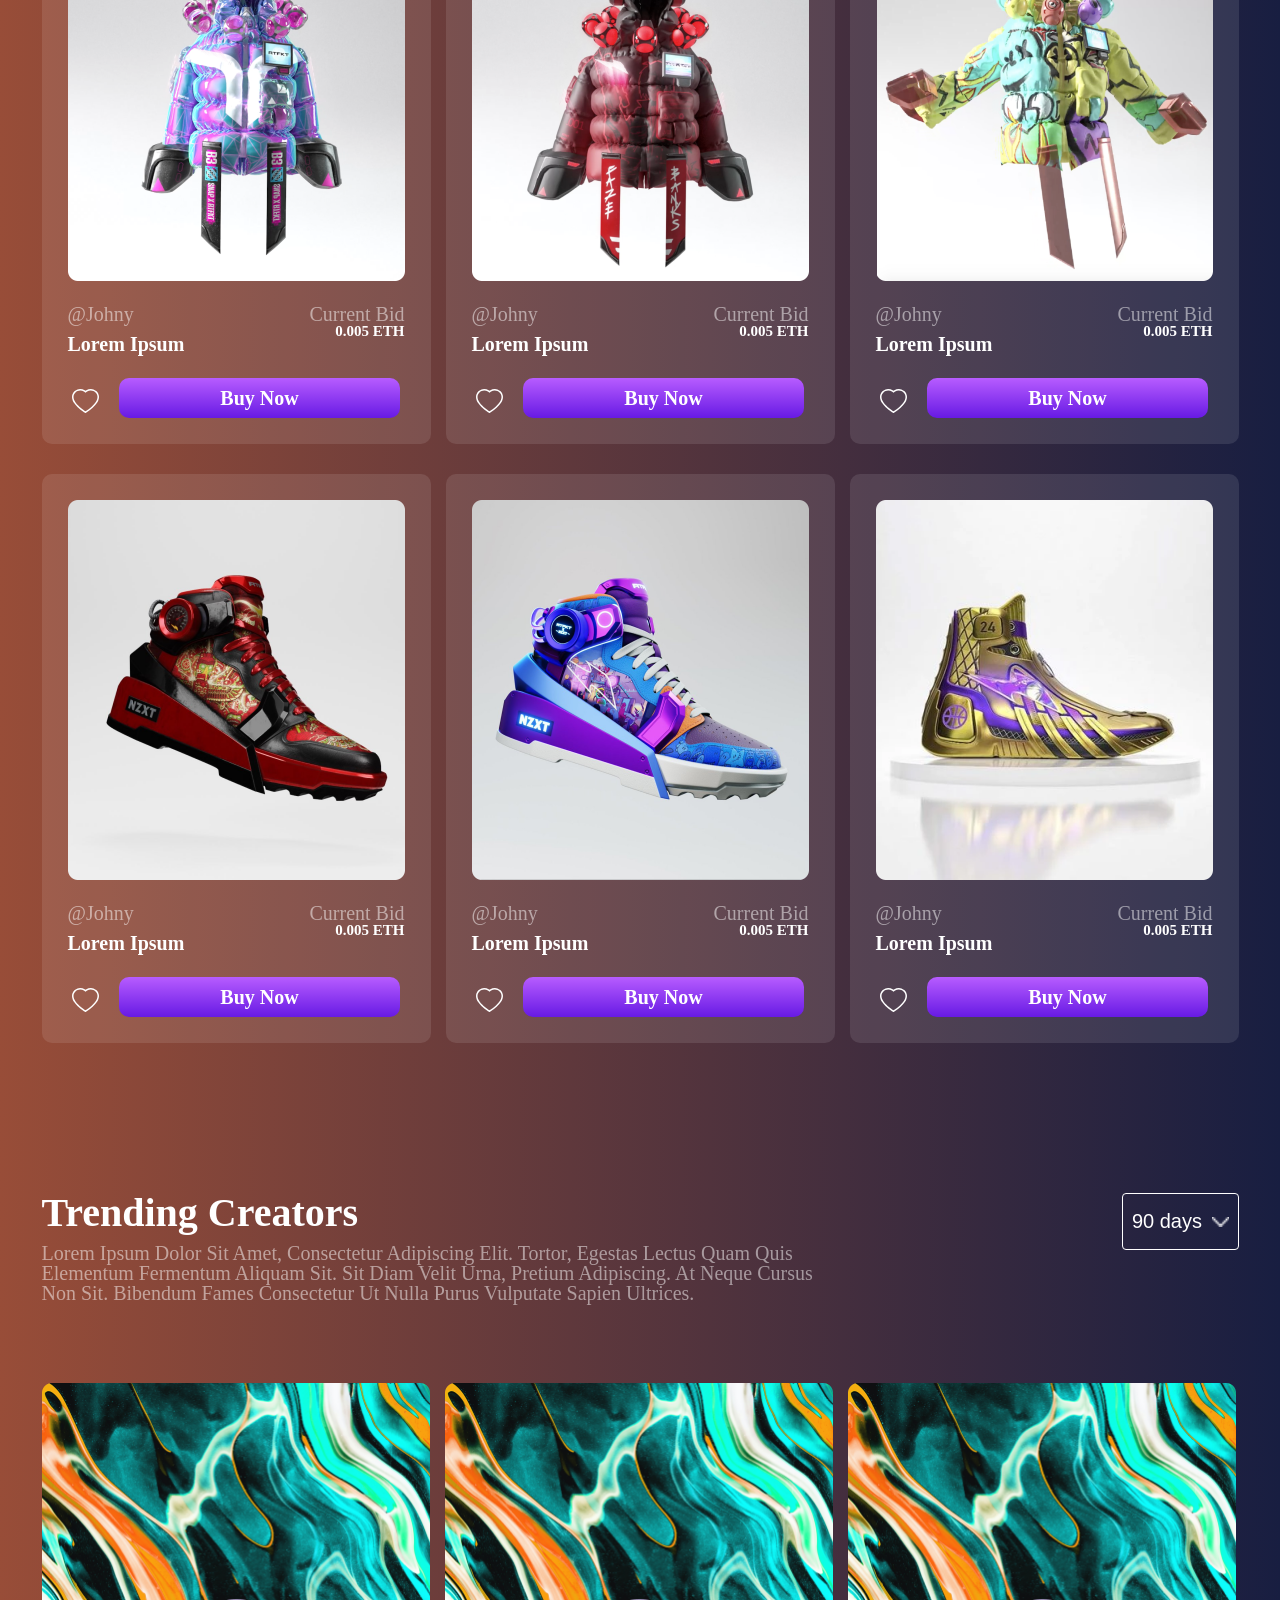
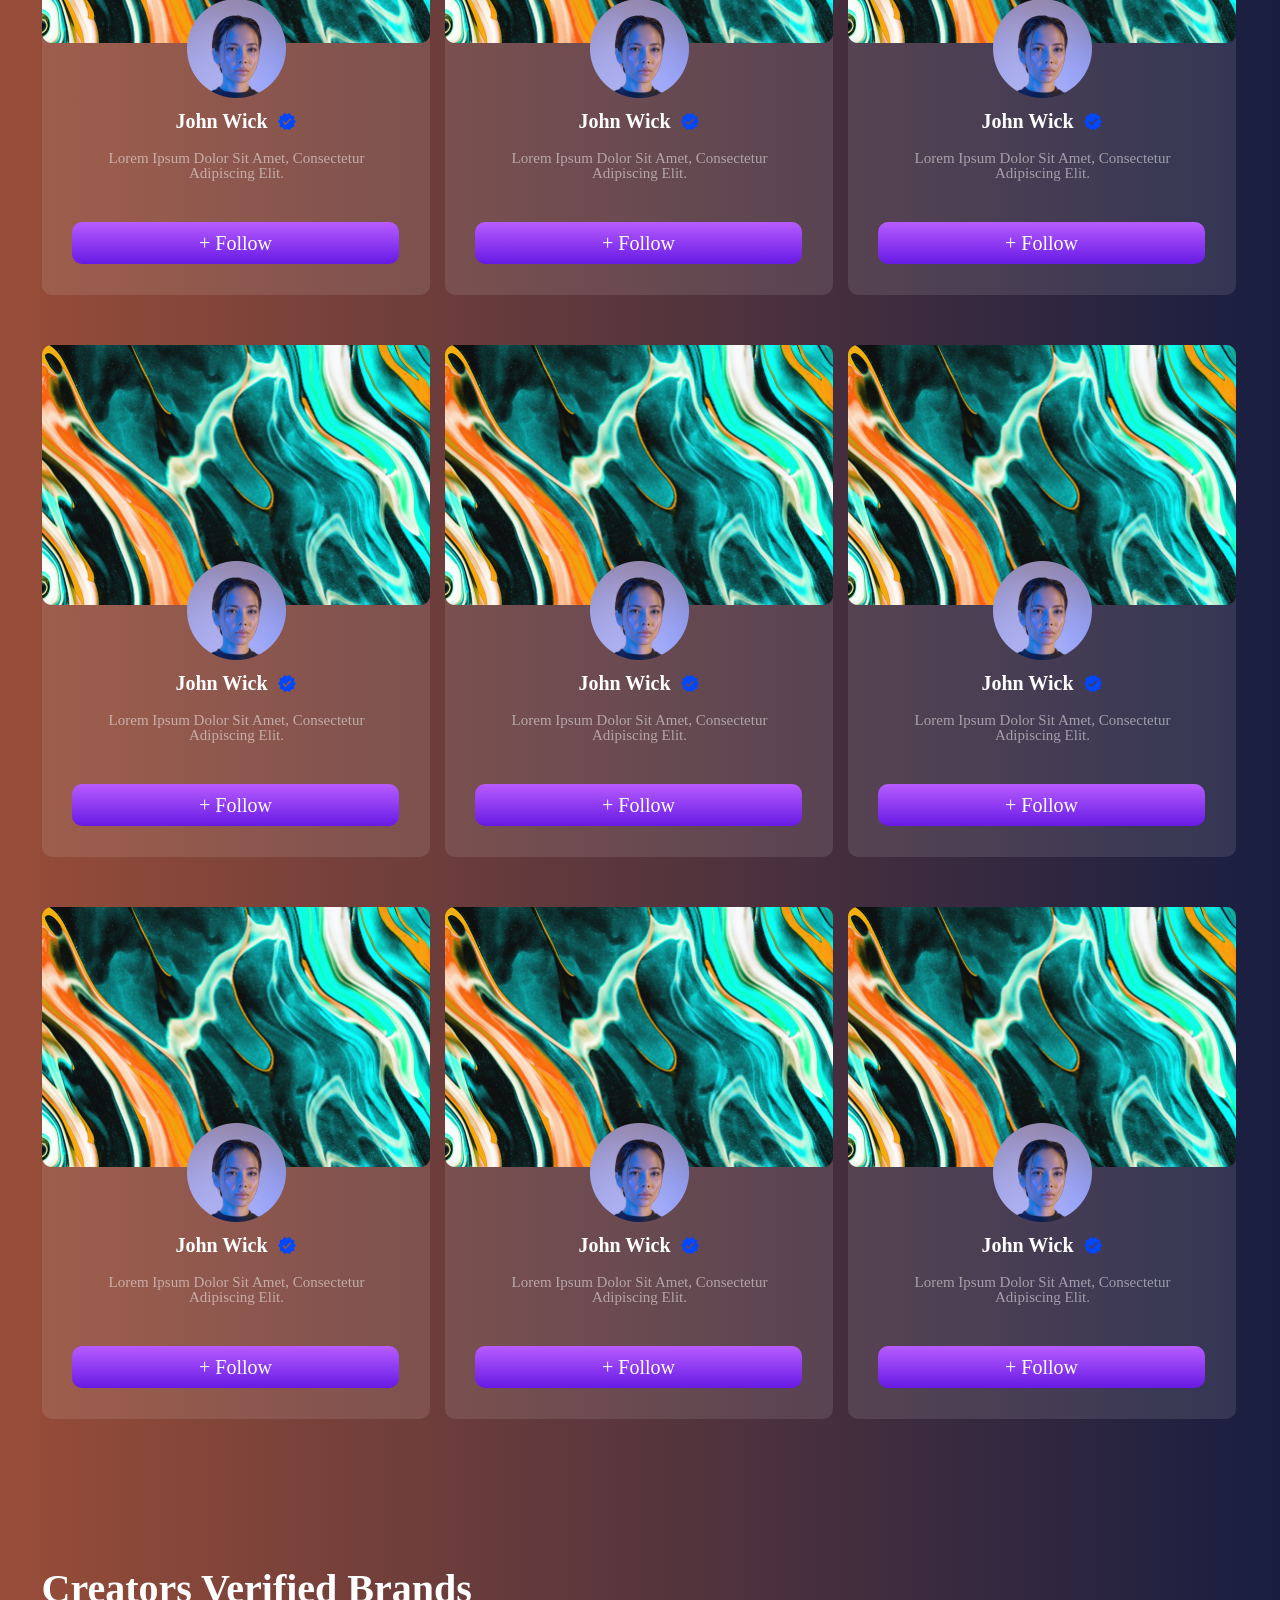
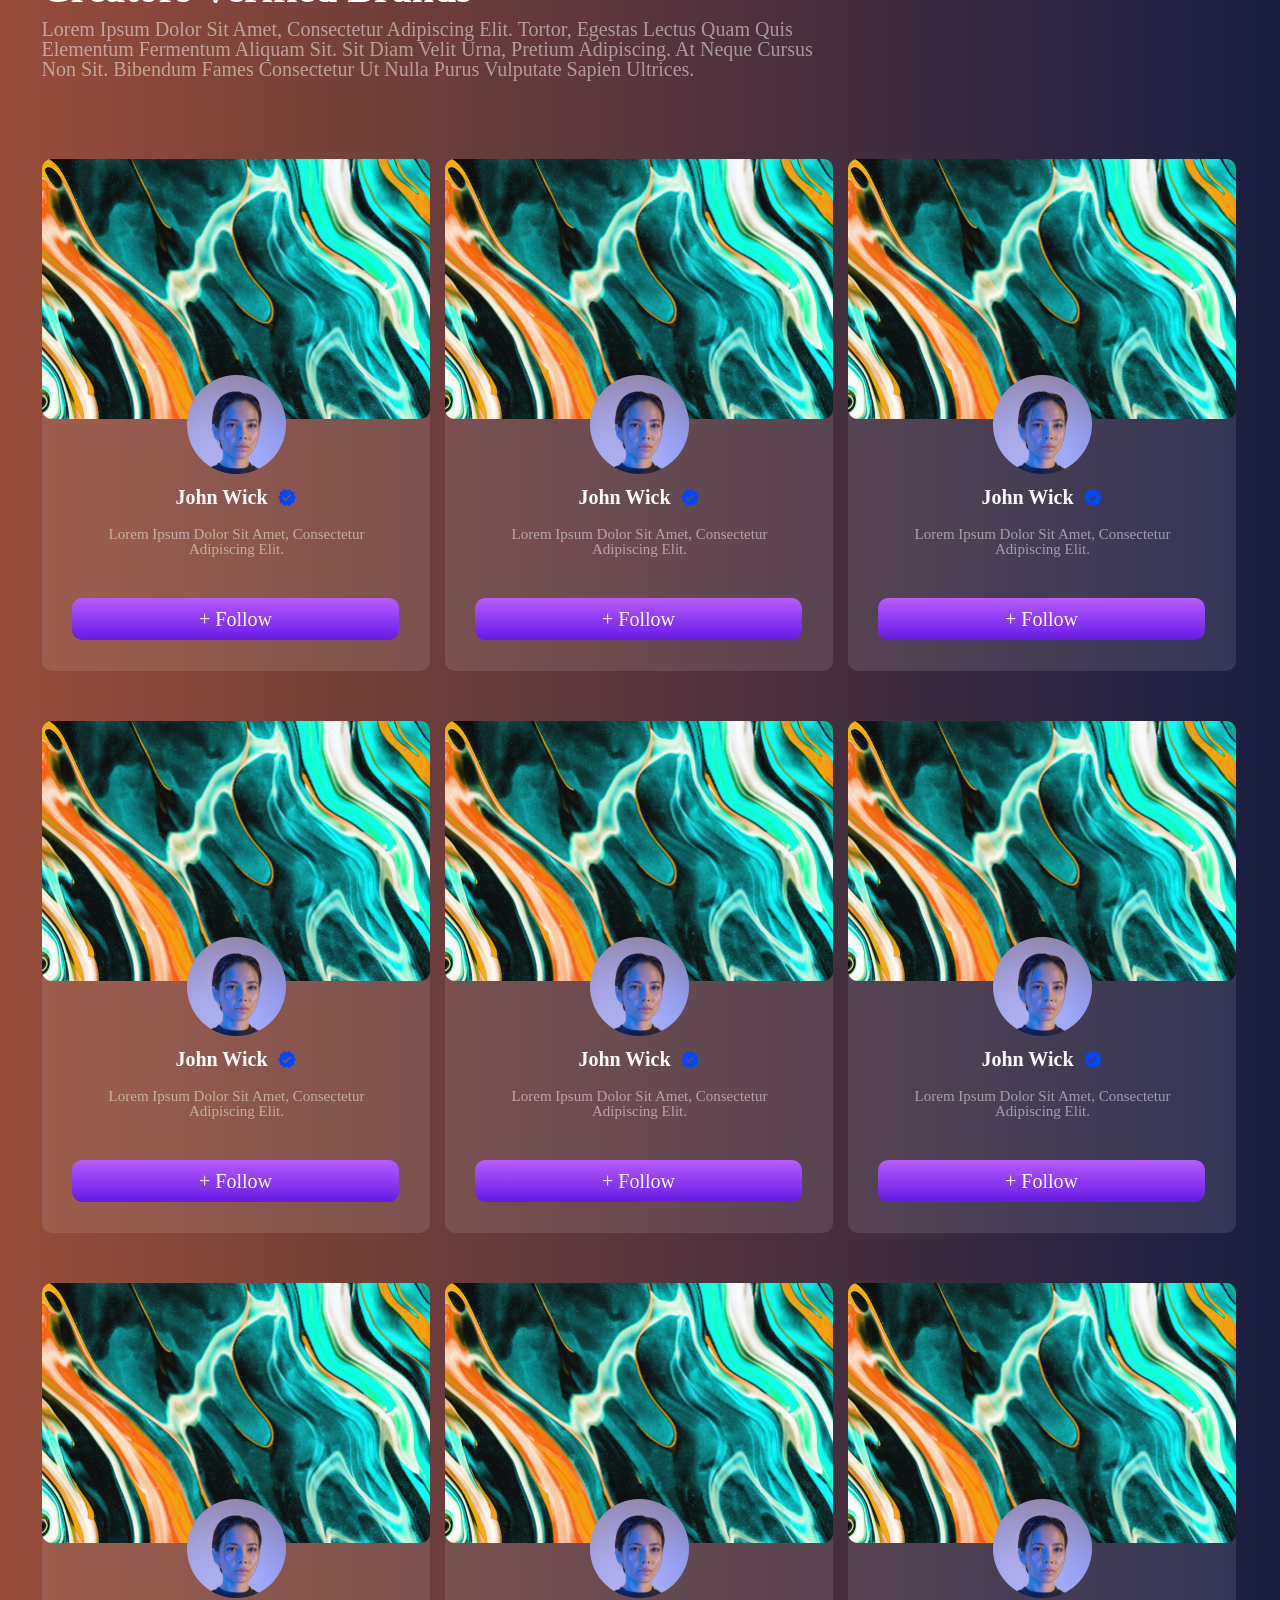
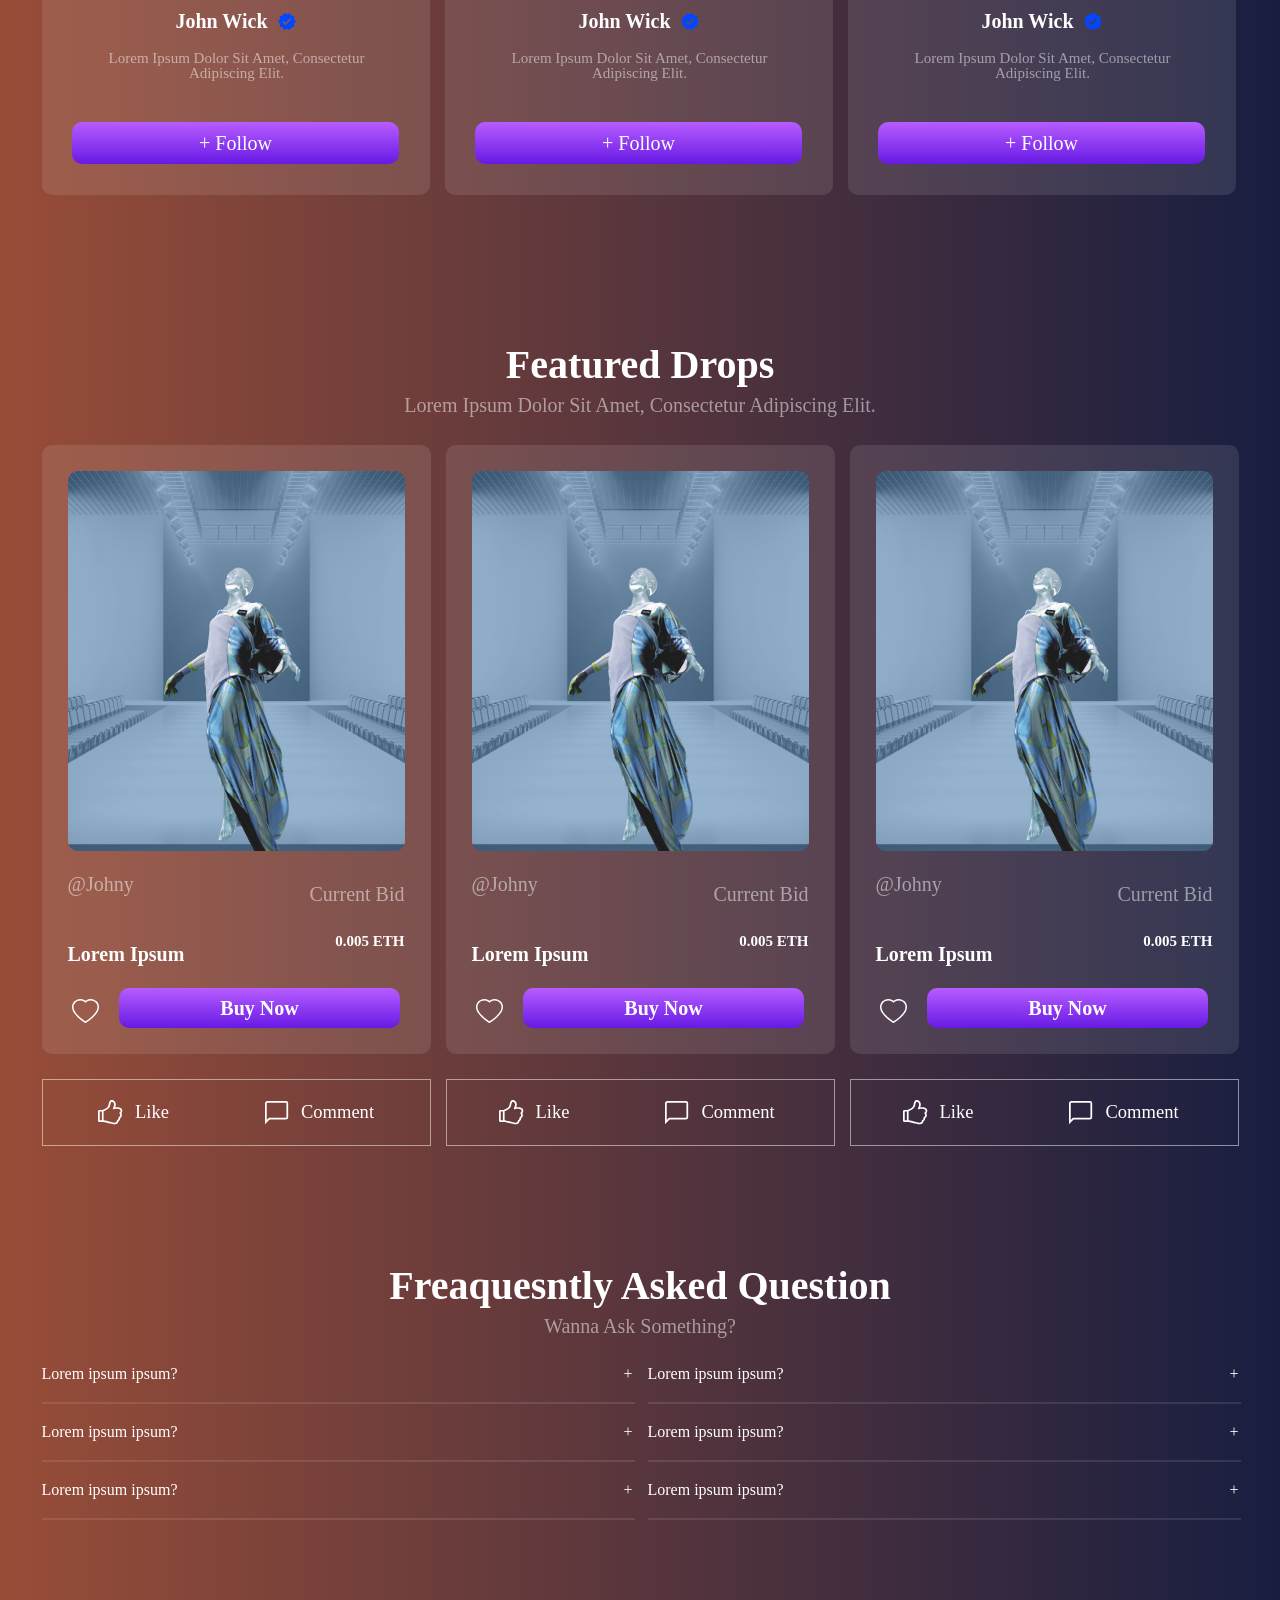
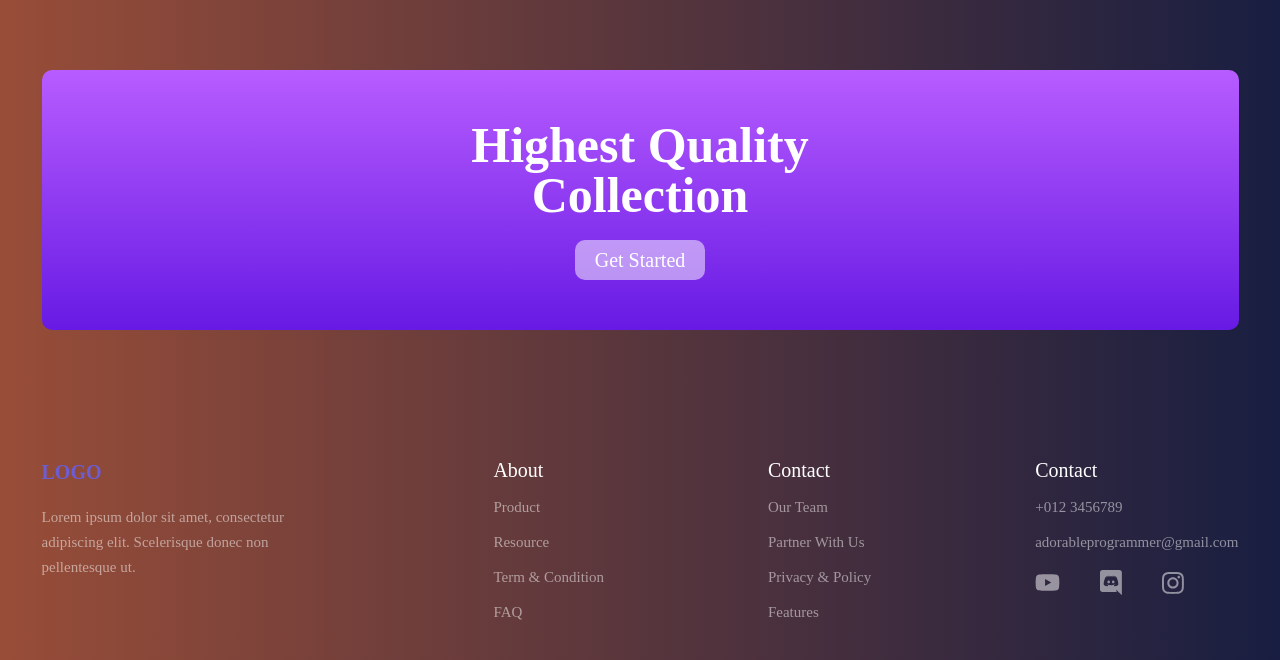
<file: market.html>
<!DOCTYPE html>
<html lang="en">
<head>
    <meta charset="UTF-8">
    <meta name="viewport" content="width=device-width, initial-scale=1.0">
    <title>Fashion Marketplace</title>
    <link rel="stylesheet" href="assets/css/style.css">
    <link rel="stylesheet" href="assets/css/reset.css">
</head>
<body>
    <header class="d-flex wrap align-center justify-between justify-center">
        <p class="logo capitalize bold-700">logo</p>
        <form action="" class="search-bar d-flex justify-between align-center">
            <button type="submit" class="search-button"><img src="assets/images/icons/search-icon.png"
                    alt="search icon"></button>
            <input type="text" placeholder="Search Items, Fashion, Collection and Users" name="q">
        </form>
        <nav>
            <ul class="d-flex justify-between wrap gap-40">
                <li><a href="index.html" class="capitalize lh-100 bold-600">home</a></li>
                <li><a href="explore.html" class="capitalize lh-100 bold-600">explore</a></li>
                <li><a href="#" class="capitalize lh-100 bold-600">personal collection</a></li>
                <li><a href="drops.html" class="capitalize lh-100 bold-600">drops</a></li>
                <li class="dropdown-item">
                    <input type="checkbox" id="more-menu" class="dropdown-checkbox">
                    <label for="more-menu" class="dropdown-btn">More
                        <img src="assets/images/icons/drop-icon.png" alt="drop icon">
                    </label>
                    <ul class="dropdown-menu">
                        <li class="dropdown-li"><a href="stats.html">Stats<div class="line"></div></a></li>
                        <li class="dropdown-li"><a href="#">Shows<div class="line"></div> </a></li>
                        <li class="dropdown-li"><a href="about.html">About Us<div class="line"></div></a></li>
                        <li class="dropdown-li"><a href="community.html">Community<div class="line"></div></a></li>
                        <li class="dropdown-li"><a href="creator-studio.html">Creator Studio<div class="line"></div></a></li>
                        <li class="dropdown-li"><a href="#">Edit Profile<div class="line"></div></a></li>
                        <li class="dropdown-li"><a href="#">Setting</a></li>
    
                    </ul>
                </li>
            </ul>
        </nav>
        <div class="account d-flex align-center justify-between wrap">
            <img src="assets/images/icons/ring-icon.png" alt="ring icon" class="ring">
            <img src="assets/images/icons/conversation-icon.png" alt="conversation icon" class="conversation">
            <button class="wallet"><a href="#">Wallet</a></button>
            <img src="assets/images/icons/arrow-icon.png" alt="arrow icon" class="arrow">
            <img src="assets/images/profile-image.png" alt="profile image">
        </div>
    </header>
    <main class="creators-market">
        <div class="market-header d-flex justify-center align-center wrap">
            <hr class="align-center justify-center">
            <a href="index.html" class="capitalize t-align lh-100 bold-500">main collection</a>
            <a href="market.html" class="capitalize t-align lh-100 bold-500">creators market</a>
        </div>
        <div class="container">
            <section class="hero t-align">
                <h1 class="capitalize lh-135">your style is what you choose</h1>
                <p>Lorem ipsum dolor sit amet, consectetur adipiscing elit. Vulputate tortor ipsum neque nulla. Et turpis scelerisque vulputate elementum, egestas neque scelerisque turpis. Adipiscing lacus vel lobortis sit tincidunt enim, libero. In dignissim tortor sit sit convallis morbi.</p>
                <a href="" class="btn capitalize bold-500 lh-100">explore now</a>
            </section>
            <section class="collection t-align">
                <h2 class="capitalize bold-700 lh-100">trending pieces</h2>
                <article class="collection-cards">
                    <div class="wrapper-card d-flex gap-15">
                        <div class="card">
                            <img src="assets/images/collection-blue-dress.png" alt="collection blue dress">
                            <div class="wrapper d-flex justify-between">
                                <h3 class="capitalize lh-100 bold-500">@johny</h3>
                                <p class="capitalize lh-100 bold-500">current bid</p>
            
                            </div>
                            <div class="wrapper d-flex justify-between">
                                <h4 class="capitalize lh-100 bold-700">lorem ipsum</h4>
                                <span class="capitalize lh-100 bold-700">0.005 ETH</span>
                            </div>
                            <div class="card-footer d-flex align-center justify-center">
                                <svg xmlns="http://www.w3.org/2000/svg" width="27" height="24" viewBox="0 0 27 24" fill="none">
                                    <path
                                        d="M18.7432 0.75H18.7441C19.7439 0.747717 20.7343 0.942824 21.6572 1.32324H21.6582C22.4368 1.6429 23.1546 2.09004 23.7822 2.64453L24.0459 2.88867C24.6457 3.47072 25.1401 4.14943 25.5088 4.89453L25.6592 5.21777C26.0526 6.12531 26.2528 7.08639 26.25 8.07617V8.07812C26.25 9.00716 26.059 9.99202 25.666 11.0117L25.665 11.0137C25.3393 11.865 24.8589 12.7629 24.2373 13.6836C23.2534 15.139 21.8871 16.6771 20.168 18.252C17.3116 20.8665 14.484 22.6721 14.377 22.7402L13.6377 23.2109C13.5547 23.2633 13.4453 23.2633 13.3623 23.2109H13.3613L12.623 22.7402L12.6113 22.7324L12.6006 22.7266C12.5931 22.7218 12.5825 22.7154 12.5693 22.707C12.543 22.6902 12.5071 22.6658 12.4609 22.6357C12.3685 22.5754 12.2377 22.4896 12.0752 22.3799C11.7502 22.1604 11.2964 21.8463 10.7568 21.4521C9.6763 20.6628 8.25608 19.5568 6.83203 18.252L6.2041 17.6631C4.77732 16.2938 3.62363 14.9571 2.7627 13.6836C2.21964 12.8792 1.78563 12.0906 1.46484 11.334L1.33398 11.0117C0.941002 9.99202 0.75 9.00716 0.75 8.07812C0.750023 7.21047 0.903853 6.36545 1.20605 5.55957L1.34473 5.2168C1.72321 4.34438 2.27033 3.55356 2.95605 2.88965L2.95703 2.88867C3.64777 2.2174 4.45175 1.6901 5.34473 1.32324H5.3457C6.26949 0.942496 7.24787 0.75 8.26074 0.75C9.66538 0.750076 11.0343 1.13129 12.2227 1.85059C12.507 2.02267 12.7763 2.21179 13.0312 2.41699L13.502 2.7959L13.9717 2.41699C14.2267 2.21179 14.496 2.02267 14.7803 1.85059C15.9687 1.13119 17.3384 0.75 18.7432 0.75Z"
                                        stroke="white" stroke-width="1.5" />
                                </svg>
                                <a class="btn capitalize lh-100 bold-600" href="">buy now</a>
                            </div>
                        </div>
                        <div class="card">
                            <img src="assets/images/collection-red-black-dress.png" alt="collection red-black dress">
                            <div class="wrapper d-flex justify-between">
                                <h3 class="capitalize lh-100 bold-500">@johny</h3>
                                <p class="capitalize lh-100 bold-500">current bid</p>
            
                            </div>
                            <div class="wrapper d-flex justify-between">
                                <h4 class="capitalize lh-100 bold-700">lorem ipsum</h4>
                                <span class="capitalize lh-100 bold-700">0.005 ETH</span>
                            </div>
                            <div class="card-footer d-flex align-center justify-center">
                                <svg xmlns="http://www.w3.org/2000/svg" width="27" height="24" viewBox="0 0 27 24" fill="none">
                                    <path
                                        d="M18.7432 0.75H18.7441C19.7439 0.747717 20.7343 0.942824 21.6572 1.32324H21.6582C22.4368 1.6429 23.1546 2.09004 23.7822 2.64453L24.0459 2.88867C24.6457 3.47072 25.1401 4.14943 25.5088 4.89453L25.6592 5.21777C26.0526 6.12531 26.2528 7.08639 26.25 8.07617V8.07812C26.25 9.00716 26.059 9.99202 25.666 11.0117L25.665 11.0137C25.3393 11.865 24.8589 12.7629 24.2373 13.6836C23.2534 15.139 21.8871 16.6771 20.168 18.252C17.3116 20.8665 14.484 22.6721 14.377 22.7402L13.6377 23.2109C13.5547 23.2633 13.4453 23.2633 13.3623 23.2109H13.3613L12.623 22.7402L12.6113 22.7324L12.6006 22.7266C12.5931 22.7218 12.5825 22.7154 12.5693 22.707C12.543 22.6902 12.5071 22.6658 12.4609 22.6357C12.3685 22.5754 12.2377 22.4896 12.0752 22.3799C11.7502 22.1604 11.2964 21.8463 10.7568 21.4521C9.6763 20.6628 8.25608 19.5568 6.83203 18.252L6.2041 17.6631C4.77732 16.2938 3.62363 14.9571 2.7627 13.6836C2.21964 12.8792 1.78563 12.0906 1.46484 11.334L1.33398 11.0117C0.941002 9.99202 0.75 9.00716 0.75 8.07812C0.750023 7.21047 0.903853 6.36545 1.20605 5.55957L1.34473 5.2168C1.72321 4.34438 2.27033 3.55356 2.95605 2.88965L2.95703 2.88867C3.64777 2.2174 4.45175 1.6901 5.34473 1.32324H5.3457C6.26949 0.942496 7.24787 0.75 8.26074 0.75C9.66538 0.750076 11.0343 1.13129 12.2227 1.85059C12.507 2.02267 12.7763 2.21179 13.0312 2.41699L13.502 2.7959L13.9717 2.41699C14.2267 2.21179 14.496 2.02267 14.7803 1.85059C15.9687 1.13119 17.3384 0.75 18.7432 0.75Z"
                                        stroke="white" stroke-width="1.5" />
                                </svg>
                                <a class="btn capitalize lh-100 bold-600" href="">buy now</a>
                            </div>
                        </div>
                        <div class="card">
                            <img src="assets/images/collection-silver-green-dress.png" alt="collection silver-green dress">
                            <div class="wrapper d-flex justify-between">
                                <h3 class="capitalize lh-100 bold-500">@johny</h3>
                                <p class="capitalize lh-100 bold-500">current bid</p>
            
                            </div>
                            <div class="wrapper d-flex justify-between">
                                <h4 class="capitalize lh-100 bold-700">lorem ipsum</h4>
                                <span class="capitalize lh-100 bold-700">0.005 ETH</span>
                            </div>
                            <div class="card-footer d-flex align-center justify-center">
                                <svg xmlns="http://www.w3.org/2000/svg" width="27" height="24" viewBox="0 0 27 24" fill="none">
                                    <path
                                        d="M18.7432 0.75H18.7441C19.7439 0.747717 20.7343 0.942824 21.6572 1.32324H21.6582C22.4368 1.6429 23.1546 2.09004 23.7822 2.64453L24.0459 2.88867C24.6457 3.47072 25.1401 4.14943 25.5088 4.89453L25.6592 5.21777C26.0526 6.12531 26.2528 7.08639 26.25 8.07617V8.07812C26.25 9.00716 26.059 9.99202 25.666 11.0117L25.665 11.0137C25.3393 11.865 24.8589 12.7629 24.2373 13.6836C23.2534 15.139 21.8871 16.6771 20.168 18.252C17.3116 20.8665 14.484 22.6721 14.377 22.7402L13.6377 23.2109C13.5547 23.2633 13.4453 23.2633 13.3623 23.2109H13.3613L12.623 22.7402L12.6113 22.7324L12.6006 22.7266C12.5931 22.7218 12.5825 22.7154 12.5693 22.707C12.543 22.6902 12.5071 22.6658 12.4609 22.6357C12.3685 22.5754 12.2377 22.4896 12.0752 22.3799C11.7502 22.1604 11.2964 21.8463 10.7568 21.4521C9.6763 20.6628 8.25608 19.5568 6.83203 18.252L6.2041 17.6631C4.77732 16.2938 3.62363 14.9571 2.7627 13.6836C2.21964 12.8792 1.78563 12.0906 1.46484 11.334L1.33398 11.0117C0.941002 9.99202 0.75 9.00716 0.75 8.07812C0.750023 7.21047 0.903853 6.36545 1.20605 5.55957L1.34473 5.2168C1.72321 4.34438 2.27033 3.55356 2.95605 2.88965L2.95703 2.88867C3.64777 2.2174 4.45175 1.6901 5.34473 1.32324H5.3457C6.26949 0.942496 7.24787 0.75 8.26074 0.75C9.66538 0.750076 11.0343 1.13129 12.2227 1.85059C12.507 2.02267 12.7763 2.21179 13.0312 2.41699L13.502 2.7959L13.9717 2.41699C14.2267 2.21179 14.496 2.02267 14.7803 1.85059C15.9687 1.13119 17.3384 0.75 18.7432 0.75Z"
                                        stroke="white" stroke-width="1.5" />
                                </svg>
                                <a class="btn capitalize lh-100 bold-600" href="">buy now</a>
                            </div>
                        </div>
                    </div>
                    <div class="wrapper-card d-flex gap-15">
                        <div class="card">
                            <img src="assets/images/collection-purple-jacket.png" alt="collection purple jacket">
                            <div class="wrapper d-flex justify-between">
                                <h3 class="capitalize lh-100 bold-500">@johny</h3>
                                <p class="capitalize lh-100 bold-500">current bid</p>
            
                            </div>
                            <div class="wrapper d-flex justify-between">
                                <h4 class="capitalize lh-100 bold-700">lorem ipsum</h4>
                                <span class="capitalize lh-100 bold-700">0.005 ETH</span>
                            </div>
                            <div class="card-footer d-flex align-center justify-center">
                                <svg xmlns="http://www.w3.org/2000/svg" width="27" height="24" viewBox="0 0 27 24" fill="none">
                                    <path
                                        d="M18.7432 0.75H18.7441C19.7439 0.747717 20.7343 0.942824 21.6572 1.32324H21.6582C22.4368 1.6429 23.1546 2.09004 23.7822 2.64453L24.0459 2.88867C24.6457 3.47072 25.1401 4.14943 25.5088 4.89453L25.6592 5.21777C26.0526 6.12531 26.2528 7.08639 26.25 8.07617V8.07812C26.25 9.00716 26.059 9.99202 25.666 11.0117L25.665 11.0137C25.3393 11.865 24.8589 12.7629 24.2373 13.6836C23.2534 15.139 21.8871 16.6771 20.168 18.252C17.3116 20.8665 14.484 22.6721 14.377 22.7402L13.6377 23.2109C13.5547 23.2633 13.4453 23.2633 13.3623 23.2109H13.3613L12.623 22.7402L12.6113 22.7324L12.6006 22.7266C12.5931 22.7218 12.5825 22.7154 12.5693 22.707C12.543 22.6902 12.5071 22.6658 12.4609 22.6357C12.3685 22.5754 12.2377 22.4896 12.0752 22.3799C11.7502 22.1604 11.2964 21.8463 10.7568 21.4521C9.6763 20.6628 8.25608 19.5568 6.83203 18.252L6.2041 17.6631C4.77732 16.2938 3.62363 14.9571 2.7627 13.6836C2.21964 12.8792 1.78563 12.0906 1.46484 11.334L1.33398 11.0117C0.941002 9.99202 0.75 9.00716 0.75 8.07812C0.750023 7.21047 0.903853 6.36545 1.20605 5.55957L1.34473 5.2168C1.72321 4.34438 2.27033 3.55356 2.95605 2.88965L2.95703 2.88867C3.64777 2.2174 4.45175 1.6901 5.34473 1.32324H5.3457C6.26949 0.942496 7.24787 0.75 8.26074 0.75C9.66538 0.750076 11.0343 1.13129 12.2227 1.85059C12.507 2.02267 12.7763 2.21179 13.0312 2.41699L13.502 2.7959L13.9717 2.41699C14.2267 2.21179 14.496 2.02267 14.7803 1.85059C15.9687 1.13119 17.3384 0.75 18.7432 0.75Z"
                                        stroke="white" stroke-width="1.5" />
                                </svg>
                                <a class="btn capitalize lh-100 bold-600" href="">buy now</a>
                            </div>
                        </div>
                        <div class="card">
                            <img src="assets/images/collection-red-jacket.png" alt="collection red jacket">
                            <div class="wrapper d-flex justify-between">
                                <h3 class="capitalize lh-100 bold-500">@johny</h3>
                                <p class="capitalize lh-100 bold-500">current bid</p>
            
                            </div>
                            <div class="wrapper d-flex justify-between">
                                <h4 class="capitalize lh-100 bold-700">lorem ipsum</h4>
                                <span class="capitalize lh-100 bold-700">0.005 ETH</span>
                            </div>
                            <div class="card-footer d-flex align-center justify-center">
                                <svg xmlns="http://www.w3.org/2000/svg" width="27" height="24" viewBox="0 0 27 24" fill="none">
                                    <path
                                        d="M18.7432 0.75H18.7441C19.7439 0.747717 20.7343 0.942824 21.6572 1.32324H21.6582C22.4368 1.6429 23.1546 2.09004 23.7822 2.64453L24.0459 2.88867C24.6457 3.47072 25.1401 4.14943 25.5088 4.89453L25.6592 5.21777C26.0526 6.12531 26.2528 7.08639 26.25 8.07617V8.07812C26.25 9.00716 26.059 9.99202 25.666 11.0117L25.665 11.0137C25.3393 11.865 24.8589 12.7629 24.2373 13.6836C23.2534 15.139 21.8871 16.6771 20.168 18.252C17.3116 20.8665 14.484 22.6721 14.377 22.7402L13.6377 23.2109C13.5547 23.2633 13.4453 23.2633 13.3623 23.2109H13.3613L12.623 22.7402L12.6113 22.7324L12.6006 22.7266C12.5931 22.7218 12.5825 22.7154 12.5693 22.707C12.543 22.6902 12.5071 22.6658 12.4609 22.6357C12.3685 22.5754 12.2377 22.4896 12.0752 22.3799C11.7502 22.1604 11.2964 21.8463 10.7568 21.4521C9.6763 20.6628 8.25608 19.5568 6.83203 18.252L6.2041 17.6631C4.77732 16.2938 3.62363 14.9571 2.7627 13.6836C2.21964 12.8792 1.78563 12.0906 1.46484 11.334L1.33398 11.0117C0.941002 9.99202 0.75 9.00716 0.75 8.07812C0.750023 7.21047 0.903853 6.36545 1.20605 5.55957L1.34473 5.2168C1.72321 4.34438 2.27033 3.55356 2.95605 2.88965L2.95703 2.88867C3.64777 2.2174 4.45175 1.6901 5.34473 1.32324H5.3457C6.26949 0.942496 7.24787 0.75 8.26074 0.75C9.66538 0.750076 11.0343 1.13129 12.2227 1.85059C12.507 2.02267 12.7763 2.21179 13.0312 2.41699L13.502 2.7959L13.9717 2.41699C14.2267 2.21179 14.496 2.02267 14.7803 1.85059C15.9687 1.13119 17.3384 0.75 18.7432 0.75Z"
                                        stroke="white" stroke-width="1.5" />
                                </svg>
                                <a class="btn capitalize lh-100 bold-600" href="">buy now</a>
                            </div>
                        </div>
                        <div class="card">
                            <img src="assets/images/collection-yellow-jacket.png" alt="collection yellow jacket">
                            <div class="wrapper d-flex justify-between">
                                <h3 class="capitalize lh-100 bold-500">@johny</h3>
                                <p class="capitalize lh-100 bold-500">current bid</p>
            
                            </div>
                            <div class="wrapper d-flex justify-between">
                                <h4 class="capitalize lh-100 bold-700">lorem ipsum</h4>
                                <span class="capitalize lh-100 bold-700">0.005 ETH</span>
                            </div>
                            <div class="card-footer d-flex align-center justify-center">
                                <svg xmlns="http://www.w3.org/2000/svg" width="27" height="24" viewBox="0 0 27 24" fill="none">
                                    <path
                                        d="M18.7432 0.75H18.7441C19.7439 0.747717 20.7343 0.942824 21.6572 1.32324H21.6582C22.4368 1.6429 23.1546 2.09004 23.7822 2.64453L24.0459 2.88867C24.6457 3.47072 25.1401 4.14943 25.5088 4.89453L25.6592 5.21777C26.0526 6.12531 26.2528 7.08639 26.25 8.07617V8.07812C26.25 9.00716 26.059 9.99202 25.666 11.0117L25.665 11.0137C25.3393 11.865 24.8589 12.7629 24.2373 13.6836C23.2534 15.139 21.8871 16.6771 20.168 18.252C17.3116 20.8665 14.484 22.6721 14.377 22.7402L13.6377 23.2109C13.5547 23.2633 13.4453 23.2633 13.3623 23.2109H13.3613L12.623 22.7402L12.6113 22.7324L12.6006 22.7266C12.5931 22.7218 12.5825 22.7154 12.5693 22.707C12.543 22.6902 12.5071 22.6658 12.4609 22.6357C12.3685 22.5754 12.2377 22.4896 12.0752 22.3799C11.7502 22.1604 11.2964 21.8463 10.7568 21.4521C9.6763 20.6628 8.25608 19.5568 6.83203 18.252L6.2041 17.6631C4.77732 16.2938 3.62363 14.9571 2.7627 13.6836C2.21964 12.8792 1.78563 12.0906 1.46484 11.334L1.33398 11.0117C0.941002 9.99202 0.75 9.00716 0.75 8.07812C0.750023 7.21047 0.903853 6.36545 1.20605 5.55957L1.34473 5.2168C1.72321 4.34438 2.27033 3.55356 2.95605 2.88965L2.95703 2.88867C3.64777 2.2174 4.45175 1.6901 5.34473 1.32324H5.3457C6.26949 0.942496 7.24787 0.75 8.26074 0.75C9.66538 0.750076 11.0343 1.13129 12.2227 1.85059C12.507 2.02267 12.7763 2.21179 13.0312 2.41699L13.502 2.7959L13.9717 2.41699C14.2267 2.21179 14.496 2.02267 14.7803 1.85059C15.9687 1.13119 17.3384 0.75 18.7432 0.75Z"
                                        stroke="white" stroke-width="1.5" />
                                </svg>
                                <a class="btn capitalize lh-100 bold-600" href="">buy now</a>
                            </div>
                        </div>
                    </div>
                    <div class="wrapper-card d-flex gap-15">
                        <div class="card">
                            <img src="assets/images/collection-red-sneakers.png" alt="collection red sneakers">
                            <div class="wrapper d-flex justify-between">
                                <h3 class="capitalize lh-100 bold-500">@johny</h3>
                                <p class="capitalize lh-100 bold-500">current bid</p>
            
                            </div>
                            <div class="wrapper d-flex justify-between">
                                <h4 class="capitalize lh-100 bold-700">lorem ipsum</h4>
                                <span class="capitalize lh-100 bold-700">0.005 ETH</span>
                            </div>
                            <div class="card-footer d-flex align-center justify-center">
                                <svg xmlns="http://www.w3.org/2000/svg" width="27" height="24" viewBox="0 0 27 24" fill="none">
                                    <path
                                        d="M18.7432 0.75H18.7441C19.7439 0.747717 20.7343 0.942824 21.6572 1.32324H21.6582C22.4368 1.6429 23.1546 2.09004 23.7822 2.64453L24.0459 2.88867C24.6457 3.47072 25.1401 4.14943 25.5088 4.89453L25.6592 5.21777C26.0526 6.12531 26.2528 7.08639 26.25 8.07617V8.07812C26.25 9.00716 26.059 9.99202 25.666 11.0117L25.665 11.0137C25.3393 11.865 24.8589 12.7629 24.2373 13.6836C23.2534 15.139 21.8871 16.6771 20.168 18.252C17.3116 20.8665 14.484 22.6721 14.377 22.7402L13.6377 23.2109C13.5547 23.2633 13.4453 23.2633 13.3623 23.2109H13.3613L12.623 22.7402L12.6113 22.7324L12.6006 22.7266C12.5931 22.7218 12.5825 22.7154 12.5693 22.707C12.543 22.6902 12.5071 22.6658 12.4609 22.6357C12.3685 22.5754 12.2377 22.4896 12.0752 22.3799C11.7502 22.1604 11.2964 21.8463 10.7568 21.4521C9.6763 20.6628 8.25608 19.5568 6.83203 18.252L6.2041 17.6631C4.77732 16.2938 3.62363 14.9571 2.7627 13.6836C2.21964 12.8792 1.78563 12.0906 1.46484 11.334L1.33398 11.0117C0.941002 9.99202 0.75 9.00716 0.75 8.07812C0.750023 7.21047 0.903853 6.36545 1.20605 5.55957L1.34473 5.2168C1.72321 4.34438 2.27033 3.55356 2.95605 2.88965L2.95703 2.88867C3.64777 2.2174 4.45175 1.6901 5.34473 1.32324H5.3457C6.26949 0.942496 7.24787 0.75 8.26074 0.75C9.66538 0.750076 11.0343 1.13129 12.2227 1.85059C12.507 2.02267 12.7763 2.21179 13.0312 2.41699L13.502 2.7959L13.9717 2.41699C14.2267 2.21179 14.496 2.02267 14.7803 1.85059C15.9687 1.13119 17.3384 0.75 18.7432 0.75Z"
                                        stroke="white" stroke-width="1.5" />
                                </svg>
                                <a class="btn capitalize lh-100 bold-600" href="">buy now</a>
                            </div>
                        </div>
                        <div class="card">
                            <img src="assets/images/collection-purple-sneakers.png" alt="collection purple sneakers">
                            <div class="wrapper d-flex justify-between">
                                <h3 class="capitalize lh-100 bold-500">@johny</h3>
                                <p class="capitalize lh-100 bold-500">current bid</p>
            
                            </div>
                            <div class="wrapper d-flex justify-between">
                                <h4 class="capitalize lh-100 bold-700">lorem ipsum</h4>
                                <span class="capitalize lh-100 bold-700">0.005 ETH</span>
                            </div>
                            <div class="card-footer d-flex align-center justify-center">
                                <svg xmlns="http://www.w3.org/2000/svg" width="27" height="24" viewBox="0 0 27 24" fill="none">
                                    <path
                                        d="M18.7432 0.75H18.7441C19.7439 0.747717 20.7343 0.942824 21.6572 1.32324H21.6582C22.4368 1.6429 23.1546 2.09004 23.7822 2.64453L24.0459 2.88867C24.6457 3.47072 25.1401 4.14943 25.5088 4.89453L25.6592 5.21777C26.0526 6.12531 26.2528 7.08639 26.25 8.07617V8.07812C26.25 9.00716 26.059 9.99202 25.666 11.0117L25.665 11.0137C25.3393 11.865 24.8589 12.7629 24.2373 13.6836C23.2534 15.139 21.8871 16.6771 20.168 18.252C17.3116 20.8665 14.484 22.6721 14.377 22.7402L13.6377 23.2109C13.5547 23.2633 13.4453 23.2633 13.3623 23.2109H13.3613L12.623 22.7402L12.6113 22.7324L12.6006 22.7266C12.5931 22.7218 12.5825 22.7154 12.5693 22.707C12.543 22.6902 12.5071 22.6658 12.4609 22.6357C12.3685 22.5754 12.2377 22.4896 12.0752 22.3799C11.7502 22.1604 11.2964 21.8463 10.7568 21.4521C9.6763 20.6628 8.25608 19.5568 6.83203 18.252L6.2041 17.6631C4.77732 16.2938 3.62363 14.9571 2.7627 13.6836C2.21964 12.8792 1.78563 12.0906 1.46484 11.334L1.33398 11.0117C0.941002 9.99202 0.75 9.00716 0.75 8.07812C0.750023 7.21047 0.903853 6.36545 1.20605 5.55957L1.34473 5.2168C1.72321 4.34438 2.27033 3.55356 2.95605 2.88965L2.95703 2.88867C3.64777 2.2174 4.45175 1.6901 5.34473 1.32324H5.3457C6.26949 0.942496 7.24787 0.75 8.26074 0.75C9.66538 0.750076 11.0343 1.13129 12.2227 1.85059C12.507 2.02267 12.7763 2.21179 13.0312 2.41699L13.502 2.7959L13.9717 2.41699C14.2267 2.21179 14.496 2.02267 14.7803 1.85059C15.9687 1.13119 17.3384 0.75 18.7432 0.75Z"
                                        stroke="white" stroke-width="1.5" />
                                </svg>
                                <a class="btn capitalize lh-100 bold-600" href="">buy now</a>
                            </div>
                        </div>
                        <div class="card">
                            <img src="assets/images/collection-golden-sneakers.png" alt="collection golden sneakers">
                            <div class="wrapper d-flex justify-between">
                                <h3 class="capitalize lh-100 bold-500">@johny</h3>
                                <p class="capitalize lh-100 bold-500">current bid</p>
            
                            </div>
                            <div class="wrapper d-flex justify-between">
                                <h4 class="capitalize lh-100 bold-700">lorem ipsum</h4>
                                <span class="capitalize lh-100 bold-700">0.005 ETH</span>
                            </div>
                            <div class="card-footer d-flex align-center justify-center">
                                <svg xmlns="http://www.w3.org/2000/svg" width="27" height="24" viewBox="0 0 27 24" fill="none">
                                    <path
                                        d="M18.7432 0.75H18.7441C19.7439 0.747717 20.7343 0.942824 21.6572 1.32324H21.6582C22.4368 1.6429 23.1546 2.09004 23.7822 2.64453L24.0459 2.88867C24.6457 3.47072 25.1401 4.14943 25.5088 4.89453L25.6592 5.21777C26.0526 6.12531 26.2528 7.08639 26.25 8.07617V8.07812C26.25 9.00716 26.059 9.99202 25.666 11.0117L25.665 11.0137C25.3393 11.865 24.8589 12.7629 24.2373 13.6836C23.2534 15.139 21.8871 16.6771 20.168 18.252C17.3116 20.8665 14.484 22.6721 14.377 22.7402L13.6377 23.2109C13.5547 23.2633 13.4453 23.2633 13.3623 23.2109H13.3613L12.623 22.7402L12.6113 22.7324L12.6006 22.7266C12.5931 22.7218 12.5825 22.7154 12.5693 22.707C12.543 22.6902 12.5071 22.6658 12.4609 22.6357C12.3685 22.5754 12.2377 22.4896 12.0752 22.3799C11.7502 22.1604 11.2964 21.8463 10.7568 21.4521C9.6763 20.6628 8.25608 19.5568 6.83203 18.252L6.2041 17.6631C4.77732 16.2938 3.62363 14.9571 2.7627 13.6836C2.21964 12.8792 1.78563 12.0906 1.46484 11.334L1.33398 11.0117C0.941002 9.99202 0.75 9.00716 0.75 8.07812C0.750023 7.21047 0.903853 6.36545 1.20605 5.55957L1.34473 5.2168C1.72321 4.34438 2.27033 3.55356 2.95605 2.88965L2.95703 2.88867C3.64777 2.2174 4.45175 1.6901 5.34473 1.32324H5.3457C6.26949 0.942496 7.24787 0.75 8.26074 0.75C9.66538 0.750076 11.0343 1.13129 12.2227 1.85059C12.507 2.02267 12.7763 2.21179 13.0312 2.41699L13.502 2.7959L13.9717 2.41699C14.2267 2.21179 14.496 2.02267 14.7803 1.85059C15.9687 1.13119 17.3384 0.75 18.7432 0.75Z"
                                        stroke="white" stroke-width="1.5" />
                                </svg>
                                <a class="btn capitalize lh-100 bold-600" href="">buy now</a>
                            </div>
                        </div>
                    </div>
                </article>
            </section>
            <section class="creators d-flex c-direction gap-50">
                <article  class="content-wrapper d-flex justify-between">
                    <div class="content">
                        <h2 class="capitalize lh-100 bold-700">trending creators</h2>
                        <p class="capitalize lh-100 bold-500">Lorem ipsum dolor sit amet, consectetur adipiscing elit. Tortor, egestas lectus quam quis elementum fermentum aliquam sit. Sit diam velit urna, pretium adipiscing. At neque cursus non sit. Bibendum fames consectetur ut nulla purus vulputate sapien ultrices.</p>
                    </div>
                    <div>
                        <button type="button" class="d-flex align-center justify-center">
                            <span>90 days</span>
                            <img src="assets/images/icons/drop-icon.png" alt="drop icon">
                        </button>
                    </div>
                </article>
                <div class="wrapper-card d-flex gap-15">
                    <div class="second-card t-align">
                        <div class="bg-image"><img src="assets/images/bg-creator.png" alt="abstract art background"></div>
                        <div class="avatar"><img src="assets/images/creator-image.png" alt="creator image"></div>
                        <div class="wrapper d-flex align-center justify-center">
                            <h3 class="capitalize lh-100 bold-700">john wick</h3>
                            <svg xmlns="http://www.w3.org/2000/svg" width="18" height="17" viewBox="0 0 18 17" fill="none">
                                <path
                                    d="M18 8.5L16.0036 6.24143L16.2818 3.25429L13.3282 2.59048L11.7818 0L9 1.1819L6.21818 0L4.67182 2.58238L1.71818 3.2381L1.99636 6.23333L0 8.5L1.99636 10.7586L1.71818 13.7538L4.67182 14.4176L6.21818 17L9 15.81L11.7818 16.9919L13.3282 14.4095L16.2818 13.7457L16.0036 10.7586L18 8.5ZM6.85636 11.7462L4.90909 9.80333C4.83324 9.72844 4.77307 9.63948 4.73201 9.54155C4.69095 9.44362 4.66982 9.33864 4.66982 9.23262C4.66982 9.1266 4.69095 9.02162 4.73201 8.92369C4.77307 8.82575 4.83324 8.7368 4.90909 8.6619L4.96636 8.60524C5.28545 8.28952 5.80909 8.28952 6.12818 8.60524L7.44545 9.91667L11.6591 5.73952C11.9782 5.42381 12.5018 5.42381 12.8209 5.73952L12.8782 5.79619C13.1973 6.1119 13.1973 6.6219 12.8782 6.93762L8.03454 11.7462C7.69909 12.0619 7.18364 12.0619 6.85636 11.7462Z"
                                    fill="#0047FF" />
                            </svg>
                        </div>
                        <p class="capitalize lh-100 bold-500">Lorem ipsum dolor sit amet, consectetur adipiscing elit.</p>
                        <a class="btn capitalize lh-100 bold-500" href="">+ follow</a>
                    </div>
                    <div class="second-card t-align">
                        <div class="bg-image"><img src="assets/images/bg-creator.png" alt="abstract art background"></div>
                        <div class="avatar"><img src="assets/images/creator-image.png" alt="creator image"></div>
                        <div class="wrapper d-flex align-center justify-center">
                            <h3 class="capitalize lh-100 bold-700">john wick</h3>
                            <svg xmlns="http://www.w3.org/2000/svg" width="18" height="17" viewBox="0 0 18 17" fill="none">
                                <path
                                    d="M18 8.5L16.0036 6.24143L16.2818 3.25429L13.3282 2.59048L11.7818 0L9 1.1819L6.21818 0L4.67182 2.58238L1.71818 3.2381L1.99636 6.23333L0 8.5L1.99636 10.7586L1.71818 13.7538L4.67182 14.4176L6.21818 17L9 15.81L11.7818 16.9919L13.3282 14.4095L16.2818 13.7457L16.0036 10.7586L18 8.5ZM6.85636 11.7462L4.90909 9.80333C4.83324 9.72844 4.77307 9.63948 4.73201 9.54155C4.69095 9.44362 4.66982 9.33864 4.66982 9.23262C4.66982 9.1266 4.69095 9.02162 4.73201 8.92369C4.77307 8.82575 4.83324 8.7368 4.90909 8.6619L4.96636 8.60524C5.28545 8.28952 5.80909 8.28952 6.12818 8.60524L7.44545 9.91667L11.6591 5.73952C11.9782 5.42381 12.5018 5.42381 12.8209 5.73952L12.8782 5.79619C13.1973 6.1119 13.1973 6.6219 12.8782 6.93762L8.03454 11.7462C7.69909 12.0619 7.18364 12.0619 6.85636 11.7462Z"
                                    fill="#0047FF" />
                            </svg>
                        </div>
                        <p class="capitalize lh-100 bold-500">Lorem ipsum dolor sit amet, consectetur adipiscing elit.</p>
                        <a class="btn capitalize lh-100 bold-500" href="">+ follow</a>
                    </div>
                    <div class="second-card t-align">
                        <div class="bg-image"><img src="assets/images/bg-creator.png" alt="abstract art background"></div>
                        <div class="avatar"><img src="assets/images/creator-image.png" alt="creator image"></div>
                        <div class="wrapper d-flex align-center justify-center">
                            <h3 class="capitalize lh-100 bold-700">john wick</h3>
                            <svg xmlns="http://www.w3.org/2000/svg" width="18" height="17" viewBox="0 0 18 17" fill="none">
                                <path
                                    d="M18 8.5L16.0036 6.24143L16.2818 3.25429L13.3282 2.59048L11.7818 0L9 1.1819L6.21818 0L4.67182 2.58238L1.71818 3.2381L1.99636 6.23333L0 8.5L1.99636 10.7586L1.71818 13.7538L4.67182 14.4176L6.21818 17L9 15.81L11.7818 16.9919L13.3282 14.4095L16.2818 13.7457L16.0036 10.7586L18 8.5ZM6.85636 11.7462L4.90909 9.80333C4.83324 9.72844 4.77307 9.63948 4.73201 9.54155C4.69095 9.44362 4.66982 9.33864 4.66982 9.23262C4.66982 9.1266 4.69095 9.02162 4.73201 8.92369C4.77307 8.82575 4.83324 8.7368 4.90909 8.6619L4.96636 8.60524C5.28545 8.28952 5.80909 8.28952 6.12818 8.60524L7.44545 9.91667L11.6591 5.73952C11.9782 5.42381 12.5018 5.42381 12.8209 5.73952L12.8782 5.79619C13.1973 6.1119 13.1973 6.6219 12.8782 6.93762L8.03454 11.7462C7.69909 12.0619 7.18364 12.0619 6.85636 11.7462Z"
                                    fill="#0047FF" />
                            </svg>
                        </div>
                        <p class="capitalize lh-100 bold-500">Lorem ipsum dolor sit amet, consectetur adipiscing elit.</p>
                        <a class="btn capitalize lh-100 bold-500" href="">+ follow</a>
                    </div>
                </div>
                 <div class="wrapper-card d-flex gap-15">
                    <div class="second-card t-align">
                        <div class="bg-image"><img src="assets/images/bg-creator.png" alt="abstract art background"></div>
                        <div class="avatar"><img src="assets/images/creator-image.png" alt="creator image"></div>
                        <div class="wrapper d-flex align-center justify-center">
                            <h3 class="capitalize lh-100 bold-700">john wick</h3>
                            <svg xmlns="http://www.w3.org/2000/svg" width="18" height="17" viewBox="0 0 18 17" fill="none">
                                <path
                                    d="M18 8.5L16.0036 6.24143L16.2818 3.25429L13.3282 2.59048L11.7818 0L9 1.1819L6.21818 0L4.67182 2.58238L1.71818 3.2381L1.99636 6.23333L0 8.5L1.99636 10.7586L1.71818 13.7538L4.67182 14.4176L6.21818 17L9 15.81L11.7818 16.9919L13.3282 14.4095L16.2818 13.7457L16.0036 10.7586L18 8.5ZM6.85636 11.7462L4.90909 9.80333C4.83324 9.72844 4.77307 9.63948 4.73201 9.54155C4.69095 9.44362 4.66982 9.33864 4.66982 9.23262C4.66982 9.1266 4.69095 9.02162 4.73201 8.92369C4.77307 8.82575 4.83324 8.7368 4.90909 8.6619L4.96636 8.60524C5.28545 8.28952 5.80909 8.28952 6.12818 8.60524L7.44545 9.91667L11.6591 5.73952C11.9782 5.42381 12.5018 5.42381 12.8209 5.73952L12.8782 5.79619C13.1973 6.1119 13.1973 6.6219 12.8782 6.93762L8.03454 11.7462C7.69909 12.0619 7.18364 12.0619 6.85636 11.7462Z"
                                    fill="#0047FF" />
                            </svg>
                        </div>
                        <p class="capitalize lh-100 bold-500">Lorem ipsum dolor sit amet, consectetur adipiscing elit.</p>
                        <a class="btn capitalize lh-100 bold-500" href="">+ follow</a>
                    </div>
                    <div class="second-card t-align">
                        <div class="bg-image"><img src="assets/images/bg-creator.png" alt="abstract art background"></div>
                        <div class="avatar"><img src="assets/images/creator-image.png" alt="creator image"></div>
                        <div class="wrapper d-flex align-center justify-center">
                            <h3 class="capitalize lh-100 bold-700">john wick</h3>
                            <svg xmlns="http://www.w3.org/2000/svg" width="18" height="17" viewBox="0 0 18 17" fill="none">
                                <path
                                    d="M18 8.5L16.0036 6.24143L16.2818 3.25429L13.3282 2.59048L11.7818 0L9 1.1819L6.21818 0L4.67182 2.58238L1.71818 3.2381L1.99636 6.23333L0 8.5L1.99636 10.7586L1.71818 13.7538L4.67182 14.4176L6.21818 17L9 15.81L11.7818 16.9919L13.3282 14.4095L16.2818 13.7457L16.0036 10.7586L18 8.5ZM6.85636 11.7462L4.90909 9.80333C4.83324 9.72844 4.77307 9.63948 4.73201 9.54155C4.69095 9.44362 4.66982 9.33864 4.66982 9.23262C4.66982 9.1266 4.69095 9.02162 4.73201 8.92369C4.77307 8.82575 4.83324 8.7368 4.90909 8.6619L4.96636 8.60524C5.28545 8.28952 5.80909 8.28952 6.12818 8.60524L7.44545 9.91667L11.6591 5.73952C11.9782 5.42381 12.5018 5.42381 12.8209 5.73952L12.8782 5.79619C13.1973 6.1119 13.1973 6.6219 12.8782 6.93762L8.03454 11.7462C7.69909 12.0619 7.18364 12.0619 6.85636 11.7462Z"
                                    fill="#0047FF" />
                            </svg>
                        </div>
                        <p class="capitalize lh-100 bold-500">Lorem ipsum dolor sit amet, consectetur adipiscing elit.</p>
                        <a class="btn capitalize lh-100 bold-500" href="">+ follow</a>
                    </div>
                    <div class="second-card t-align">
                        <div class="bg-image"><img src="assets/images/bg-creator.png" alt="abstract art background"></div>
                        <div class="avatar"><img src="assets/images/creator-image.png" alt="creator image"></div>
                        <div class="wrapper d-flex align-center justify-center">
                            <h3 class="capitalize lh-100 bold-700">john wick</h3>
                            <svg xmlns="http://www.w3.org/2000/svg" width="18" height="17" viewBox="0 0 18 17" fill="none">
                                <path
                                    d="M18 8.5L16.0036 6.24143L16.2818 3.25429L13.3282 2.59048L11.7818 0L9 1.1819L6.21818 0L4.67182 2.58238L1.71818 3.2381L1.99636 6.23333L0 8.5L1.99636 10.7586L1.71818 13.7538L4.67182 14.4176L6.21818 17L9 15.81L11.7818 16.9919L13.3282 14.4095L16.2818 13.7457L16.0036 10.7586L18 8.5ZM6.85636 11.7462L4.90909 9.80333C4.83324 9.72844 4.77307 9.63948 4.73201 9.54155C4.69095 9.44362 4.66982 9.33864 4.66982 9.23262C4.66982 9.1266 4.69095 9.02162 4.73201 8.92369C4.77307 8.82575 4.83324 8.7368 4.90909 8.6619L4.96636 8.60524C5.28545 8.28952 5.80909 8.28952 6.12818 8.60524L7.44545 9.91667L11.6591 5.73952C11.9782 5.42381 12.5018 5.42381 12.8209 5.73952L12.8782 5.79619C13.1973 6.1119 13.1973 6.6219 12.8782 6.93762L8.03454 11.7462C7.69909 12.0619 7.18364 12.0619 6.85636 11.7462Z"
                                    fill="#0047FF" />
                            </svg>
                        </div>
                        <p class="capitalize lh-100 bold-500">Lorem ipsum dolor sit amet, consectetur adipiscing elit.</p>
                        <a class="btn capitalize lh-100 bold-500" href="">+ follow</a>
                    </div>
                </div>
                 <div class="wrapper-card d-flex gap-15">
                    <div class="second-card t-align">
                        <div class="bg-image"><img src="assets/images/bg-creator.png" alt="abstract art background"></div>
                        <div class="avatar"><img src="assets/images/creator-image.png" alt="creator image"></div>
                        <div class="wrapper d-flex align-center justify-center">
                            <h3 class="capitalize lh-100 bold-700">john wick</h3>
                            <svg xmlns="http://www.w3.org/2000/svg" width="18" height="17" viewBox="0 0 18 17" fill="none">
                                <path
                                    d="M18 8.5L16.0036 6.24143L16.2818 3.25429L13.3282 2.59048L11.7818 0L9 1.1819L6.21818 0L4.67182 2.58238L1.71818 3.2381L1.99636 6.23333L0 8.5L1.99636 10.7586L1.71818 13.7538L4.67182 14.4176L6.21818 17L9 15.81L11.7818 16.9919L13.3282 14.4095L16.2818 13.7457L16.0036 10.7586L18 8.5ZM6.85636 11.7462L4.90909 9.80333C4.83324 9.72844 4.77307 9.63948 4.73201 9.54155C4.69095 9.44362 4.66982 9.33864 4.66982 9.23262C4.66982 9.1266 4.69095 9.02162 4.73201 8.92369C4.77307 8.82575 4.83324 8.7368 4.90909 8.6619L4.96636 8.60524C5.28545 8.28952 5.80909 8.28952 6.12818 8.60524L7.44545 9.91667L11.6591 5.73952C11.9782 5.42381 12.5018 5.42381 12.8209 5.73952L12.8782 5.79619C13.1973 6.1119 13.1973 6.6219 12.8782 6.93762L8.03454 11.7462C7.69909 12.0619 7.18364 12.0619 6.85636 11.7462Z"
                                    fill="#0047FF" />
                            </svg>
                        </div>
                        <p class="capitalize lh-100 bold-500">Lorem ipsum dolor sit amet, consectetur adipiscing elit.</p>
                        <a class="btn capitalize lh-100 bold-500" href="">+ follow</a>
                    </div>
                    <div class="second-card t-align">
                        <div class="bg-image"><img src="assets/images/bg-creator.png" alt="abstract art background"></div>
                        <div class="avatar"><img src="assets/images/creator-image.png" alt="creator image"></div>
                        <div class="wrapper d-flex align-center justify-center">
                            <h3 class="capitalize lh-100 bold-700">john wick</h3>
                            <svg xmlns="http://www.w3.org/2000/svg" width="18" height="17" viewBox="0 0 18 17" fill="none">
                                <path
                                    d="M18 8.5L16.0036 6.24143L16.2818 3.25429L13.3282 2.59048L11.7818 0L9 1.1819L6.21818 0L4.67182 2.58238L1.71818 3.2381L1.99636 6.23333L0 8.5L1.99636 10.7586L1.71818 13.7538L4.67182 14.4176L6.21818 17L9 15.81L11.7818 16.9919L13.3282 14.4095L16.2818 13.7457L16.0036 10.7586L18 8.5ZM6.85636 11.7462L4.90909 9.80333C4.83324 9.72844 4.77307 9.63948 4.73201 9.54155C4.69095 9.44362 4.66982 9.33864 4.66982 9.23262C4.66982 9.1266 4.69095 9.02162 4.73201 8.92369C4.77307 8.82575 4.83324 8.7368 4.90909 8.6619L4.96636 8.60524C5.28545 8.28952 5.80909 8.28952 6.12818 8.60524L7.44545 9.91667L11.6591 5.73952C11.9782 5.42381 12.5018 5.42381 12.8209 5.73952L12.8782 5.79619C13.1973 6.1119 13.1973 6.6219 12.8782 6.93762L8.03454 11.7462C7.69909 12.0619 7.18364 12.0619 6.85636 11.7462Z"
                                    fill="#0047FF" />
                            </svg>
                        </div>
                        <p class="capitalize lh-100 bold-500">Lorem ipsum dolor sit amet, consectetur adipiscing elit.</p>
                        <a class="btn capitalize lh-100 bold-500" href="">+ follow</a>
                    </div>
                    <div class="second-card t-align">
                        <div class="bg-image"><img src="assets/images/bg-creator.png" alt="abstract art background"></div>
                        <div class="avatar"><img src="assets/images/creator-image.png" alt="creator image"></div>
                        <div class="wrapper d-flex align-center justify-center">
                            <h3 class="capitalize lh-100 bold-700">john wick</h3>
                            <svg xmlns="http://www.w3.org/2000/svg" width="18" height="17" viewBox="0 0 18 17" fill="none">
                                <path
                                    d="M18 8.5L16.0036 6.24143L16.2818 3.25429L13.3282 2.59048L11.7818 0L9 1.1819L6.21818 0L4.67182 2.58238L1.71818 3.2381L1.99636 6.23333L0 8.5L1.99636 10.7586L1.71818 13.7538L4.67182 14.4176L6.21818 17L9 15.81L11.7818 16.9919L13.3282 14.4095L16.2818 13.7457L16.0036 10.7586L18 8.5ZM6.85636 11.7462L4.90909 9.80333C4.83324 9.72844 4.77307 9.63948 4.73201 9.54155C4.69095 9.44362 4.66982 9.33864 4.66982 9.23262C4.66982 9.1266 4.69095 9.02162 4.73201 8.92369C4.77307 8.82575 4.83324 8.7368 4.90909 8.6619L4.96636 8.60524C5.28545 8.28952 5.80909 8.28952 6.12818 8.60524L7.44545 9.91667L11.6591 5.73952C11.9782 5.42381 12.5018 5.42381 12.8209 5.73952L12.8782 5.79619C13.1973 6.1119 13.1973 6.6219 12.8782 6.93762L8.03454 11.7462C7.69909 12.0619 7.18364 12.0619 6.85636 11.7462Z"
                                    fill="#0047FF" />
                            </svg>
                        </div>
                        <p class="capitalize lh-100 bold-500">Lorem ipsum dolor sit amet, consectetur adipiscing elit.</p>
                        <a class="btn capitalize lh-100 bold-500" href="">+ follow</a>
                    </div>
                </div>
            </section>
            <section class="brands d-flex c-direction gap-50">
                <div class="content">
                    <h2 class="capitalize lh-100 bold-700">creators verified brands</h2>
                    <p class="capitalize lh-100 bold-500">Lorem ipsum dolor sit amet, consectetur adipiscing elit. Tortor,
                            egestas lectus quam quis elementum fermentum aliquam sit. Sit diam velit urna, pretium adipiscing. At
                            neque cursus non sit. Bibendum fames consectetur ut nulla purus vulputate sapien ultrices.</p>
                </div>
                <div class="wrapper-card d-flex gap-15">
                    <div class="second-card t-align">
                        <div class="bg-image"><img src="assets/images/bg-creator.png" alt="abstract art background"></div>
                        <div class="avatar"><img src="assets/images/creator-image.png" alt="creator image"></div>
                        <div class="wrapper d-flex align-center justify-center">
                            <h3 class="capitalize lh-100 bold-700">john wick</h3>
                            <svg xmlns="http://www.w3.org/2000/svg" width="18" height="17" viewBox="0 0 18 17" fill="none">
                                <path
                                    d="M18 8.5L16.0036 6.24143L16.2818 3.25429L13.3282 2.59048L11.7818 0L9 1.1819L6.21818 0L4.67182 2.58238L1.71818 3.2381L1.99636 6.23333L0 8.5L1.99636 10.7586L1.71818 13.7538L4.67182 14.4176L6.21818 17L9 15.81L11.7818 16.9919L13.3282 14.4095L16.2818 13.7457L16.0036 10.7586L18 8.5ZM6.85636 11.7462L4.90909 9.80333C4.83324 9.72844 4.77307 9.63948 4.73201 9.54155C4.69095 9.44362 4.66982 9.33864 4.66982 9.23262C4.66982 9.1266 4.69095 9.02162 4.73201 8.92369C4.77307 8.82575 4.83324 8.7368 4.90909 8.6619L4.96636 8.60524C5.28545 8.28952 5.80909 8.28952 6.12818 8.60524L7.44545 9.91667L11.6591 5.73952C11.9782 5.42381 12.5018 5.42381 12.8209 5.73952L12.8782 5.79619C13.1973 6.1119 13.1973 6.6219 12.8782 6.93762L8.03454 11.7462C7.69909 12.0619 7.18364 12.0619 6.85636 11.7462Z"
                                    fill="#0047FF" />
                            </svg>
                        </div>
                        <p class="capitalize lh-100 bold-500">Lorem ipsum dolor sit amet, consectetur adipiscing elit.</p>
                        <a class="btn capitalize lh-100 bold-500" href="">+ follow</a>
                    </div>
                    <div class="second-card t-align">
                        <div class="bg-image"><img src="assets/images/bg-creator.png" alt="abstract art background"></div>
                        <div class="avatar"><img src="assets/images/creator-image.png" alt="creator image"></div>
                        <div class="wrapper d-flex align-center justify-center">
                            <h3 class="capitalize lh-100 bold-700">john wick</h3>
                            <svg xmlns="http://www.w3.org/2000/svg" width="18" height="17" viewBox="0 0 18 17" fill="none">
                                <path
                                    d="M18 8.5L16.0036 6.24143L16.2818 3.25429L13.3282 2.59048L11.7818 0L9 1.1819L6.21818 0L4.67182 2.58238L1.71818 3.2381L1.99636 6.23333L0 8.5L1.99636 10.7586L1.71818 13.7538L4.67182 14.4176L6.21818 17L9 15.81L11.7818 16.9919L13.3282 14.4095L16.2818 13.7457L16.0036 10.7586L18 8.5ZM6.85636 11.7462L4.90909 9.80333C4.83324 9.72844 4.77307 9.63948 4.73201 9.54155C4.69095 9.44362 4.66982 9.33864 4.66982 9.23262C4.66982 9.1266 4.69095 9.02162 4.73201 8.92369C4.77307 8.82575 4.83324 8.7368 4.90909 8.6619L4.96636 8.60524C5.28545 8.28952 5.80909 8.28952 6.12818 8.60524L7.44545 9.91667L11.6591 5.73952C11.9782 5.42381 12.5018 5.42381 12.8209 5.73952L12.8782 5.79619C13.1973 6.1119 13.1973 6.6219 12.8782 6.93762L8.03454 11.7462C7.69909 12.0619 7.18364 12.0619 6.85636 11.7462Z"
                                    fill="#0047FF" />
                            </svg>
                        </div>
                        <p class="capitalize lh-100 bold-500">Lorem ipsum dolor sit amet, consectetur adipiscing elit.</p>
                        <a class="btn capitalize lh-100 bold-500" href="">+ follow</a>
                    </div>
                    <div class="second-card t-align">
                        <div class="bg-image"><img src="assets/images/bg-creator.png" alt="abstract art background"></div>
                        <div class="avatar"><img src="assets/images/creator-image.png" alt="creator image"></div>
                        <div class="wrapper d-flex align-center justify-center">
                            <h3 class="capitalize lh-100 bold-700">john wick</h3>
                            <svg xmlns="http://www.w3.org/2000/svg" width="18" height="17" viewBox="0 0 18 17" fill="none">
                                <path
                                    d="M18 8.5L16.0036 6.24143L16.2818 3.25429L13.3282 2.59048L11.7818 0L9 1.1819L6.21818 0L4.67182 2.58238L1.71818 3.2381L1.99636 6.23333L0 8.5L1.99636 10.7586L1.71818 13.7538L4.67182 14.4176L6.21818 17L9 15.81L11.7818 16.9919L13.3282 14.4095L16.2818 13.7457L16.0036 10.7586L18 8.5ZM6.85636 11.7462L4.90909 9.80333C4.83324 9.72844 4.77307 9.63948 4.73201 9.54155C4.69095 9.44362 4.66982 9.33864 4.66982 9.23262C4.66982 9.1266 4.69095 9.02162 4.73201 8.92369C4.77307 8.82575 4.83324 8.7368 4.90909 8.6619L4.96636 8.60524C5.28545 8.28952 5.80909 8.28952 6.12818 8.60524L7.44545 9.91667L11.6591 5.73952C11.9782 5.42381 12.5018 5.42381 12.8209 5.73952L12.8782 5.79619C13.1973 6.1119 13.1973 6.6219 12.8782 6.93762L8.03454 11.7462C7.69909 12.0619 7.18364 12.0619 6.85636 11.7462Z"
                                    fill="#0047FF" />
                            </svg>
                        </div>
                        <p class="capitalize lh-100 bold-500">Lorem ipsum dolor sit amet, consectetur adipiscing elit.</p>
                        <a class="btn capitalize lh-100 bold-500" href="">+ follow</a>
                    </div>
                </div>
                <div class="wrapper-card d-flex gap-15">
                    <div class="second-card t-align">
                        <div class="bg-image"><img src="assets/images/bg-creator.png" alt="abstract art background"></div>
                        <div class="avatar"><img src="assets/images/creator-image.png" alt="creator image"></div>
                        <div class="wrapper d-flex align-center justify-center">
                            <h3 class="capitalize lh-100 bold-700">john wick</h3>
                            <svg xmlns="http://www.w3.org/2000/svg" width="18" height="17" viewBox="0 0 18 17" fill="none">
                                <path
                                    d="M18 8.5L16.0036 6.24143L16.2818 3.25429L13.3282 2.59048L11.7818 0L9 1.1819L6.21818 0L4.67182 2.58238L1.71818 3.2381L1.99636 6.23333L0 8.5L1.99636 10.7586L1.71818 13.7538L4.67182 14.4176L6.21818 17L9 15.81L11.7818 16.9919L13.3282 14.4095L16.2818 13.7457L16.0036 10.7586L18 8.5ZM6.85636 11.7462L4.90909 9.80333C4.83324 9.72844 4.77307 9.63948 4.73201 9.54155C4.69095 9.44362 4.66982 9.33864 4.66982 9.23262C4.66982 9.1266 4.69095 9.02162 4.73201 8.92369C4.77307 8.82575 4.83324 8.7368 4.90909 8.6619L4.96636 8.60524C5.28545 8.28952 5.80909 8.28952 6.12818 8.60524L7.44545 9.91667L11.6591 5.73952C11.9782 5.42381 12.5018 5.42381 12.8209 5.73952L12.8782 5.79619C13.1973 6.1119 13.1973 6.6219 12.8782 6.93762L8.03454 11.7462C7.69909 12.0619 7.18364 12.0619 6.85636 11.7462Z"
                                    fill="#0047FF" />
                            </svg>
                        </div>
                        <p class="capitalize lh-100 bold-500">Lorem ipsum dolor sit amet, consectetur adipiscing elit.</p>
                        <a class="btn capitalize lh-100 bold-500" href="">+ follow</a>
                    </div>
                    <div class="second-card t-align">
                        <div class="bg-image"><img src="assets/images/bg-creator.png" alt="abstract art background"></div>
                        <div class="avatar"><img src="assets/images/creator-image.png" alt="creator image"></div>
                        <div class="wrapper d-flex align-center justify-center">
                            <h3 class="capitalize lh-100 bold-700">john wick</h3>
                            <svg xmlns="http://www.w3.org/2000/svg" width="18" height="17" viewBox="0 0 18 17" fill="none">
                                <path
                                    d="M18 8.5L16.0036 6.24143L16.2818 3.25429L13.3282 2.59048L11.7818 0L9 1.1819L6.21818 0L4.67182 2.58238L1.71818 3.2381L1.99636 6.23333L0 8.5L1.99636 10.7586L1.71818 13.7538L4.67182 14.4176L6.21818 17L9 15.81L11.7818 16.9919L13.3282 14.4095L16.2818 13.7457L16.0036 10.7586L18 8.5ZM6.85636 11.7462L4.90909 9.80333C4.83324 9.72844 4.77307 9.63948 4.73201 9.54155C4.69095 9.44362 4.66982 9.33864 4.66982 9.23262C4.66982 9.1266 4.69095 9.02162 4.73201 8.92369C4.77307 8.82575 4.83324 8.7368 4.90909 8.6619L4.96636 8.60524C5.28545 8.28952 5.80909 8.28952 6.12818 8.60524L7.44545 9.91667L11.6591 5.73952C11.9782 5.42381 12.5018 5.42381 12.8209 5.73952L12.8782 5.79619C13.1973 6.1119 13.1973 6.6219 12.8782 6.93762L8.03454 11.7462C7.69909 12.0619 7.18364 12.0619 6.85636 11.7462Z"
                                    fill="#0047FF" />
                            </svg>
                        </div>
                        <p class="capitalize lh-100 bold-500">Lorem ipsum dolor sit amet, consectetur adipiscing elit.</p>
                        <a class="btn capitalize lh-100 bold-500" href="">+ follow</a>
                    </div>
                    <div class="second-card t-align">
                        <div class="bg-image"><img src="assets/images/bg-creator.png" alt="abstract art background"></div>
                        <div class="avatar"><img src="assets/images/creator-image.png" alt="creator image"></div>
                        <div class="wrapper d-flex align-center justify-center">
                            <h3 class="capitalize lh-100 bold-700">john wick</h3>
                            <svg xmlns="http://www.w3.org/2000/svg" width="18" height="17" viewBox="0 0 18 17" fill="none">
                                <path
                                    d="M18 8.5L16.0036 6.24143L16.2818 3.25429L13.3282 2.59048L11.7818 0L9 1.1819L6.21818 0L4.67182 2.58238L1.71818 3.2381L1.99636 6.23333L0 8.5L1.99636 10.7586L1.71818 13.7538L4.67182 14.4176L6.21818 17L9 15.81L11.7818 16.9919L13.3282 14.4095L16.2818 13.7457L16.0036 10.7586L18 8.5ZM6.85636 11.7462L4.90909 9.80333C4.83324 9.72844 4.77307 9.63948 4.73201 9.54155C4.69095 9.44362 4.66982 9.33864 4.66982 9.23262C4.66982 9.1266 4.69095 9.02162 4.73201 8.92369C4.77307 8.82575 4.83324 8.7368 4.90909 8.6619L4.96636 8.60524C5.28545 8.28952 5.80909 8.28952 6.12818 8.60524L7.44545 9.91667L11.6591 5.73952C11.9782 5.42381 12.5018 5.42381 12.8209 5.73952L12.8782 5.79619C13.1973 6.1119 13.1973 6.6219 12.8782 6.93762L8.03454 11.7462C7.69909 12.0619 7.18364 12.0619 6.85636 11.7462Z"
                                    fill="#0047FF" />
                            </svg>
                        </div>
                        <p class="capitalize lh-100 bold-500">Lorem ipsum dolor sit amet, consectetur adipiscing elit.</p>
                        <a class="btn capitalize lh-100 bold-500" href="">+ follow</a>
                    </div>
                </div>
                <div class="wrapper-card d-flex gap-15">
                    <div class="second-card t-align">
                        <div class="bg-image"><img src="assets/images/bg-creator.png" alt="abstract art background"></div>
                        <div class="avatar"><img src="assets/images/creator-image.png" alt="creator image"></div>
                        <div class="wrapper d-flex align-center justify-center">
                            <h3 class="capitalize lh-100 bold-700">john wick</h3>
                            <svg xmlns="http://www.w3.org/2000/svg" width="18" height="17" viewBox="0 0 18 17" fill="none">
                                <path
                                    d="M18 8.5L16.0036 6.24143L16.2818 3.25429L13.3282 2.59048L11.7818 0L9 1.1819L6.21818 0L4.67182 2.58238L1.71818 3.2381L1.99636 6.23333L0 8.5L1.99636 10.7586L1.71818 13.7538L4.67182 14.4176L6.21818 17L9 15.81L11.7818 16.9919L13.3282 14.4095L16.2818 13.7457L16.0036 10.7586L18 8.5ZM6.85636 11.7462L4.90909 9.80333C4.83324 9.72844 4.77307 9.63948 4.73201 9.54155C4.69095 9.44362 4.66982 9.33864 4.66982 9.23262C4.66982 9.1266 4.69095 9.02162 4.73201 8.92369C4.77307 8.82575 4.83324 8.7368 4.90909 8.6619L4.96636 8.60524C5.28545 8.28952 5.80909 8.28952 6.12818 8.60524L7.44545 9.91667L11.6591 5.73952C11.9782 5.42381 12.5018 5.42381 12.8209 5.73952L12.8782 5.79619C13.1973 6.1119 13.1973 6.6219 12.8782 6.93762L8.03454 11.7462C7.69909 12.0619 7.18364 12.0619 6.85636 11.7462Z"
                                    fill="#0047FF" />
                            </svg>
                        </div>
                        <p class="capitalize lh-100 bold-500">Lorem ipsum dolor sit amet, consectetur adipiscing elit.</p>
                        <a class="btn capitalize lh-100 bold-500" href="">+ follow</a>
                    </div>
                    <div class="second-card t-align">
                        <div class="bg-image"><img src="assets/images/bg-creator.png" alt="abstract art background"></div>
                        <div class="avatar"><img src="assets/images/creator-image.png" alt="creator image"></div>
                        <div class="wrapper d-flex align-center justify-center">
                            <h3 class="capitalize lh-100 bold-700">john wick</h3>
                            <svg xmlns="http://www.w3.org/2000/svg" width="18" height="17" viewBox="0 0 18 17" fill="none">
                                <path
                                    d="M18 8.5L16.0036 6.24143L16.2818 3.25429L13.3282 2.59048L11.7818 0L9 1.1819L6.21818 0L4.67182 2.58238L1.71818 3.2381L1.99636 6.23333L0 8.5L1.99636 10.7586L1.71818 13.7538L4.67182 14.4176L6.21818 17L9 15.81L11.7818 16.9919L13.3282 14.4095L16.2818 13.7457L16.0036 10.7586L18 8.5ZM6.85636 11.7462L4.90909 9.80333C4.83324 9.72844 4.77307 9.63948 4.73201 9.54155C4.69095 9.44362 4.66982 9.33864 4.66982 9.23262C4.66982 9.1266 4.69095 9.02162 4.73201 8.92369C4.77307 8.82575 4.83324 8.7368 4.90909 8.6619L4.96636 8.60524C5.28545 8.28952 5.80909 8.28952 6.12818 8.60524L7.44545 9.91667L11.6591 5.73952C11.9782 5.42381 12.5018 5.42381 12.8209 5.73952L12.8782 5.79619C13.1973 6.1119 13.1973 6.6219 12.8782 6.93762L8.03454 11.7462C7.69909 12.0619 7.18364 12.0619 6.85636 11.7462Z"
                                    fill="#0047FF" />
                            </svg>
                        </div>
                        <p class="capitalize lh-100 bold-500">Lorem ipsum dolor sit amet, consectetur adipiscing elit.</p>
                        <a class="btn capitalize lh-100 bold-500" href="">+ follow</a>
                    </div>
                    <div class="second-card t-align">
                        <div class="bg-image"><img src="assets/images/bg-creator.png" alt="abstract art background"></div>
                        <div class="avatar"><img src="assets/images/creator-image.png" alt="creator image"></div>
                        <div class="wrapper d-flex align-center justify-center">
                            <h3 class="capitalize lh-100 bold-700">john wick</h3>
                            <svg xmlns="http://www.w3.org/2000/svg" width="18" height="17" viewBox="0 0 18 17" fill="none">
                                <path
                                    d="M18 8.5L16.0036 6.24143L16.2818 3.25429L13.3282 2.59048L11.7818 0L9 1.1819L6.21818 0L4.67182 2.58238L1.71818 3.2381L1.99636 6.23333L0 8.5L1.99636 10.7586L1.71818 13.7538L4.67182 14.4176L6.21818 17L9 15.81L11.7818 16.9919L13.3282 14.4095L16.2818 13.7457L16.0036 10.7586L18 8.5ZM6.85636 11.7462L4.90909 9.80333C4.83324 9.72844 4.77307 9.63948 4.73201 9.54155C4.69095 9.44362 4.66982 9.33864 4.66982 9.23262C4.66982 9.1266 4.69095 9.02162 4.73201 8.92369C4.77307 8.82575 4.83324 8.7368 4.90909 8.6619L4.96636 8.60524C5.28545 8.28952 5.80909 8.28952 6.12818 8.60524L7.44545 9.91667L11.6591 5.73952C11.9782 5.42381 12.5018 5.42381 12.8209 5.73952L12.8782 5.79619C13.1973 6.1119 13.1973 6.6219 12.8782 6.93762L8.03454 11.7462C7.69909 12.0619 7.18364 12.0619 6.85636 11.7462Z"
                                    fill="#0047FF" />
                            </svg>
                        </div>
                        <p class="capitalize lh-100 bold-500">Lorem ipsum dolor sit amet, consectetur adipiscing elit.</p>
                        <a class="btn capitalize lh-100 bold-500" href="">+ follow</a>
                    </div>
                </div>
            </section>
            <section class="trending t-align">
                <h2 class="capitalize bold-700 lh-100">featured drops</h2>
                <p class="capitalize bold-500 lh-100">Lorem ipsum dolor sit amet, consectetur adipiscing elit.</p>
                <div class="wrapper-card d-flex justify-between">
                        <div class="card">
                            <img src="assets/images/collection-blue-dress.png" alt="blue dress">
                            <div class="wrapper d-flex justify-between">
                                <h3 class="capitalize lh-100 bold-500">@johny</h3>
                                <p class="capitalize lh-100 bold-500">current bid</p>
                            </div>
                            <div class="wrapper d-flex justify-between">
                                <h4 class="capitalize lh-100 bold-700">lorem ipsum</h4>
                                <span class="capitalize lh-100 bold-700">0.005 ETH</span>
                            </div>
                            <div class="card-footer d-flex align-center justify-center">
                                <svg xmlns="http://www.w3.org/2000/svg" width="27" height="24" viewBox="0 0 27 24" fill="none">
                                    <path
                                        d="M18.7432 0.75H18.7441C19.7439 0.747717 20.7343 0.942824 21.6572 1.32324H21.6582C22.4368 1.6429 23.1546 2.09004 23.7822 2.64453L24.0459 2.88867C24.6457 3.47072 25.1401 4.14943 25.5088 4.89453L25.6592 5.21777C26.0526 6.12531 26.2528 7.08639 26.25 8.07617V8.07812C26.25 9.00716 26.059 9.99202 25.666 11.0117L25.665 11.0137C25.3393 11.865 24.8589 12.7629 24.2373 13.6836C23.2534 15.139 21.8871 16.6771 20.168 18.252C17.3116 20.8665 14.484 22.6721 14.377 22.7402L13.6377 23.2109C13.5547 23.2633 13.4453 23.2633 13.3623 23.2109H13.3613L12.623 22.7402L12.6113 22.7324L12.6006 22.7266C12.5931 22.7218 12.5825 22.7154 12.5693 22.707C12.543 22.6902 12.5071 22.6658 12.4609 22.6357C12.3685 22.5754 12.2377 22.4896 12.0752 22.3799C11.7502 22.1604 11.2964 21.8463 10.7568 21.4521C9.6763 20.6628 8.25608 19.5568 6.83203 18.252L6.2041 17.6631C4.77732 16.2938 3.62363 14.9571 2.7627 13.6836C2.21964 12.8792 1.78563 12.0906 1.46484 11.334L1.33398 11.0117C0.941002 9.99202 0.75 9.00716 0.75 8.07812C0.750023 7.21047 0.903853 6.36545 1.20605 5.55957L1.34473 5.2168C1.72321 4.34438 2.27033 3.55356 2.95605 2.88965L2.95703 2.88867C3.64777 2.2174 4.45175 1.6901 5.34473 1.32324H5.3457C6.26949 0.942496 7.24787 0.75 8.26074 0.75C9.66538 0.750076 11.0343 1.13129 12.2227 1.85059C12.507 2.02267 12.7763 2.21179 13.0312 2.41699L13.502 2.7959L13.9717 2.41699C14.2267 2.21179 14.496 2.02267 14.7803 1.85059C15.9687 1.13119 17.3384 0.75 18.7432 0.75Z"
                                        stroke="white" stroke-width="1.5" />
                                </svg>
                                <a class="btn capitalize lh-100 bold-600" href="">buy now</a>
                            </div>
                        </div>
                         <div class="card">
                            <img src="assets/images/collection-blue-dress.png" alt="blue dress">
                            <div class="wrapper d-flex justify-between">
                                <h3 class="capitalize lh-100 bold-500">@johny</h3>
                                <p class="capitalize lh-100 bold-500">current bid</p>
            
                            </div>
                            <div class="wrapper d-flex justify-between">
                                <h4 class="capitalize lh-100 bold-700">lorem ipsum</h4>
                                <span class="capitalize lh-100 bold-700">0.005 ETH</span>
                            </div>
                            <div class="card-footer d-flex align-center justify-center">
                                <svg xmlns="http://www.w3.org/2000/svg" width="27" height="24" viewBox="0 0 27 24" fill="none">
                                    <path
                                        d="M18.7432 0.75H18.7441C19.7439 0.747717 20.7343 0.942824 21.6572 1.32324H21.6582C22.4368 1.6429 23.1546 2.09004 23.7822 2.64453L24.0459 2.88867C24.6457 3.47072 25.1401 4.14943 25.5088 4.89453L25.6592 5.21777C26.0526 6.12531 26.2528 7.08639 26.25 8.07617V8.07812C26.25 9.00716 26.059 9.99202 25.666 11.0117L25.665 11.0137C25.3393 11.865 24.8589 12.7629 24.2373 13.6836C23.2534 15.139 21.8871 16.6771 20.168 18.252C17.3116 20.8665 14.484 22.6721 14.377 22.7402L13.6377 23.2109C13.5547 23.2633 13.4453 23.2633 13.3623 23.2109H13.3613L12.623 22.7402L12.6113 22.7324L12.6006 22.7266C12.5931 22.7218 12.5825 22.7154 12.5693 22.707C12.543 22.6902 12.5071 22.6658 12.4609 22.6357C12.3685 22.5754 12.2377 22.4896 12.0752 22.3799C11.7502 22.1604 11.2964 21.8463 10.7568 21.4521C9.6763 20.6628 8.25608 19.5568 6.83203 18.252L6.2041 17.6631C4.77732 16.2938 3.62363 14.9571 2.7627 13.6836C2.21964 12.8792 1.78563 12.0906 1.46484 11.334L1.33398 11.0117C0.941002 9.99202 0.75 9.00716 0.75 8.07812C0.750023 7.21047 0.903853 6.36545 1.20605 5.55957L1.34473 5.2168C1.72321 4.34438 2.27033 3.55356 2.95605 2.88965L2.95703 2.88867C3.64777 2.2174 4.45175 1.6901 5.34473 1.32324H5.3457C6.26949 0.942496 7.24787 0.75 8.26074 0.75C9.66538 0.750076 11.0343 1.13129 12.2227 1.85059C12.507 2.02267 12.7763 2.21179 13.0312 2.41699L13.502 2.7959L13.9717 2.41699C14.2267 2.21179 14.496 2.02267 14.7803 1.85059C15.9687 1.13119 17.3384 0.75 18.7432 0.75Z"
                                        stroke="white" stroke-width="1.5" />
                                </svg>
                                <a class="btn capitalize lh-100 bold-600" href="">buy now</a>
                            </div>
                        </div>
                         <div class="card">
                            <img src="assets/images/collection-blue-dress.png" alt="blue dress">
                            <div class="wrapper d-flex justify-between">
                                <h3 class="capitalize lh-100 bold-500">@johny</h3>
                                <p class="capitalize lh-100 bold-500">current bid</p>
            
                            </div>
                            <div class="wrapper d-flex justify-between">
                                <h4 class="capitalize lh-100 bold-700">lorem ipsum</h4>
                                <span class="capitalize lh-100 bold-700">0.005 ETH</span>
                            </div>
                            <div class="card-footer d-flex align-center justify-center">
                                <svg xmlns="http://www.w3.org/2000/svg" width="27" height="24" viewBox="0 0 27 24" fill="none">
                                    <path
                                        d="M18.7432 0.75H18.7441C19.7439 0.747717 20.7343 0.942824 21.6572 1.32324H21.6582C22.4368 1.6429 23.1546 2.09004 23.7822 2.64453L24.0459 2.88867C24.6457 3.47072 25.1401 4.14943 25.5088 4.89453L25.6592 5.21777C26.0526 6.12531 26.2528 7.08639 26.25 8.07617V8.07812C26.25 9.00716 26.059 9.99202 25.666 11.0117L25.665 11.0137C25.3393 11.865 24.8589 12.7629 24.2373 13.6836C23.2534 15.139 21.8871 16.6771 20.168 18.252C17.3116 20.8665 14.484 22.6721 14.377 22.7402L13.6377 23.2109C13.5547 23.2633 13.4453 23.2633 13.3623 23.2109H13.3613L12.623 22.7402L12.6113 22.7324L12.6006 22.7266C12.5931 22.7218 12.5825 22.7154 12.5693 22.707C12.543 22.6902 12.5071 22.6658 12.4609 22.6357C12.3685 22.5754 12.2377 22.4896 12.0752 22.3799C11.7502 22.1604 11.2964 21.8463 10.7568 21.4521C9.6763 20.6628 8.25608 19.5568 6.83203 18.252L6.2041 17.6631C4.77732 16.2938 3.62363 14.9571 2.7627 13.6836C2.21964 12.8792 1.78563 12.0906 1.46484 11.334L1.33398 11.0117C0.941002 9.99202 0.75 9.00716 0.75 8.07812C0.750023 7.21047 0.903853 6.36545 1.20605 5.55957L1.34473 5.2168C1.72321 4.34438 2.27033 3.55356 2.95605 2.88965L2.95703 2.88867C3.64777 2.2174 4.45175 1.6901 5.34473 1.32324H5.3457C6.26949 0.942496 7.24787 0.75 8.26074 0.75C9.66538 0.750076 11.0343 1.13129 12.2227 1.85059C12.507 2.02267 12.7763 2.21179 13.0312 2.41699L13.502 2.7959L13.9717 2.41699C14.2267 2.21179 14.496 2.02267 14.7803 1.85059C15.9687 1.13119 17.3384 0.75 18.7432 0.75Z"
                                        stroke="white" stroke-width="1.5" />
                                </svg>
                                <a class="btn capitalize lh-100 bold-600" href="">buy now</a>
                            </div>
                        </div>
                </div>
                <div class="section-footer d-flex gap-15">
                    <div class="wrapper d-flex align-center justify-center">
                        <div class="for-interaction d-flex align-center justify-center">
                            <svg xmlns="http://www.w3.org/2000/svg" width="25" height="25" viewBox="0 0 25 25" fill="none">
                            <path d="M1.74119 11.5505V20.2568H5.621L5.81691 20.2787C9.41886 21.0767 11.8057 21.6521 12.9952 22.0086C14.5753 22.4818 15.1643 22.5973 16.2361 22.6655C17.0376 22.7178 17.948 22.4246 18.3629 22.0232C18.5921 21.8018 18.7637 21.3468 18.8316 20.6412C18.8456 20.4933 18.9013 20.3516 18.9928 20.2312C19.0842 20.1107 19.2081 20.0158 19.3514 19.9564C19.6703 19.825 19.9353 19.6109 20.1569 19.2995C20.3617 19.0148 20.4949 18.4844 20.5192 17.7168C20.5235 17.5757 20.5656 17.438 20.6416 17.3166C20.7175 17.1953 20.8248 17.0944 20.9533 17.0234C21.6985 16.6135 22.0673 16.1512 22.1441 15.6087C22.2286 15.0089 22.0238 14.3338 21.4873 13.565C21.3614 13.3847 21.3145 13.1648 21.3566 12.9522C21.3987 12.7396 21.5264 12.5509 21.7126 12.4264C22.2261 12.0833 22.5078 11.6064 22.5782 10.9301C22.6909 9.85229 21.9674 9.05549 20.3297 8.89614C18.8711 8.75908 17.3984 8.87574 15.9838 9.2404C15.8233 9.28024 15.6542 9.27571 15.4964 9.22734C15.3385 9.17898 15.1985 9.08879 15.0928 8.96739C14.9871 8.84599 14.92 8.69842 14.8996 8.54206C14.8791 8.38569 14.9061 8.22703 14.9774 8.08474C15.6176 6.79771 15.9736 5.73572 16.0568 4.91338C16.1656 3.8222 15.9006 3.03149 15.2808 2.37946C14.8109 1.88557 14.0593 1.60334 13.7776 1.66173C13.4062 1.73715 13.1642 1.94152 12.8492 2.65681C12.6636 3.08015 12.5739 3.44023 12.4203 4.28081C12.273 5.07882 12.1924 5.4389 12.0246 5.9109C11.5188 7.34147 10.2781 8.82436 8.61217 9.84742C7.44463 10.5636 6.17928 11.1243 4.85144 11.514C4.76848 11.5383 4.68215 11.5506 4.59535 11.5505H1.74119ZM1.68741 21.9149C1.27382 21.9258 0.902481 21.8383 0.591328 21.6315C0.194384 21.3675 0.00743562 20.9514 0.00359422 20.4722L0.00743562 11.5639C-0.0361002 11.0894 0.111153 10.6539 0.45944 10.3304C0.785959 10.0262 1.21235 9.8827 1.66308 9.89243H4.4609C5.59265 9.54984 6.67165 9.06634 7.66974 8.45455C9.01167 7.62978 10.0002 6.44736 10.3779 5.38173C10.5073 5.01435 10.5764 4.71023 10.707 3.99494C10.8837 3.03514 10.9938 2.58869 11.2474 2.01451C11.7724 0.819929 12.4613 0.236019 13.4114 0.0401662C14.3461 -0.152038 15.7072 0.3601 16.5677 1.26516C17.5217 2.26754 17.9429 3.52173 17.7867 5.07152C17.7201 5.73815 17.5255 6.48386 17.2054 7.31471C18.2986 7.16335 19.4073 7.14047 20.5064 7.24659C23.0763 7.49597 24.5194 9.08591 24.3094 11.0955C24.2172 11.9617 23.8869 12.6976 23.3247 13.2755C23.7972 14.1404 23.9854 14.9956 23.8676 15.8301C23.7319 16.7911 23.1685 17.5915 22.2312 18.2131C22.1582 19.0562 21.9546 19.7289 21.5935 20.2325C21.309 20.6394 20.9378 20.985 20.5039 21.247C20.3656 22.0791 20.0749 22.7299 19.5998 23.1873C18.8124 23.9489 17.4051 24.4026 16.1195 24.3199C14.8993 24.242 14.1771 24.1009 12.4741 23.59C11.3511 23.253 9.02576 22.6934 5.52112 21.9149H1.68613H1.68741ZM3.86548 11.1722C3.86514 11.0633 3.88742 10.9555 3.93102 10.8549C3.97463 10.7542 4.03871 10.6627 4.1196 10.5857C4.20049 10.5086 4.29659 10.4474 4.4024 10.4057C4.5082 10.364 4.62164 10.3425 4.7362 10.3425C4.85054 10.3428 4.9637 10.3646 5.06921 10.4064C5.17472 10.4483 5.27052 10.5095 5.35114 10.5865C5.43175 10.6636 5.49561 10.7549 5.53905 10.8554C5.5825 10.9559 5.60469 11.0635 5.60435 11.1722V20.5123C5.60452 20.6209 5.58217 20.7285 5.53856 20.8289C5.49496 20.9294 5.43097 21.0206 5.35023 21.0976C5.2695 21.1745 5.1736 21.2356 5.06803 21.2773C4.96245 21.319 4.84926 21.3406 4.73492 21.3407C4.62057 21.3406 4.50738 21.319 4.4018 21.2773C4.29623 21.2356 4.20034 21.1745 4.1196 21.0976C4.03887 21.0206 3.97487 20.9294 3.93127 20.8289C3.88767 20.7285 3.86531 20.6209 3.86548 20.5123V11.1722Z" fill="white"/>
                            </svg>
                            <span class="lh-100">Like</span>
                        </div>
                        <div class="for-interaction d-flex align-center justify-center">
                            <svg xmlns="http://www.w3.org/2000/svg" width="24" height="24" viewBox="0 0 24 24" fill="none">
                            <path d="M2.31738 0.869141H20.8535C21.6515 0.869141 22.3018 1.51939 22.3018 2.31738V16.2197C22.3017 17.0177 21.6515 17.668 20.8535 17.668H4.27441L0.869141 21.0732V2.31738C0.869141 1.51939 1.51939 0.869141 2.31738 0.869141Z" stroke="white" stroke-width="1.73783"/>
                            </svg>
                            <span class="lh-100">Comment</span>
                        </div>
                    </div>
                    <div class="wrapper d-flex">
                        <div class="for-interaction d-flex align-center justify-center">
                            <svg xmlns="http://www.w3.org/2000/svg" width="25" height="25" viewBox="0 0 25 25" fill="none">
                            <path d="M1.74119 11.5505V20.2568H5.621L5.81691 20.2787C9.41886 21.0767 11.8057 21.6521 12.9952 22.0086C14.5753 22.4818 15.1643 22.5973 16.2361 22.6655C17.0376 22.7178 17.948 22.4246 18.3629 22.0232C18.5921 21.8018 18.7637 21.3468 18.8316 20.6412C18.8456 20.4933 18.9013 20.3516 18.9928 20.2312C19.0842 20.1107 19.2081 20.0158 19.3514 19.9564C19.6703 19.825 19.9353 19.6109 20.1569 19.2995C20.3617 19.0148 20.4949 18.4844 20.5192 17.7168C20.5235 17.5757 20.5656 17.438 20.6416 17.3166C20.7175 17.1953 20.8248 17.0944 20.9533 17.0234C21.6985 16.6135 22.0673 16.1512 22.1441 15.6087C22.2286 15.0089 22.0238 14.3338 21.4873 13.565C21.3614 13.3847 21.3145 13.1648 21.3566 12.9522C21.3987 12.7396 21.5264 12.5509 21.7126 12.4264C22.2261 12.0833 22.5078 11.6064 22.5782 10.9301C22.6909 9.85229 21.9674 9.05549 20.3297 8.89614C18.8711 8.75908 17.3984 8.87574 15.9838 9.2404C15.8233 9.28024 15.6542 9.27571 15.4964 9.22734C15.3385 9.17898 15.1985 9.08879 15.0928 8.96739C14.9871 8.84599 14.92 8.69842 14.8996 8.54206C14.8791 8.38569 14.9061 8.22703 14.9774 8.08474C15.6176 6.79771 15.9736 5.73572 16.0568 4.91338C16.1656 3.8222 15.9006 3.03149 15.2808 2.37946C14.8109 1.88557 14.0593 1.60334 13.7776 1.66173C13.4062 1.73715 13.1642 1.94152 12.8492 2.65681C12.6636 3.08015 12.5739 3.44023 12.4203 4.28081C12.273 5.07882 12.1924 5.4389 12.0246 5.9109C11.5188 7.34147 10.2781 8.82436 8.61217 9.84742C7.44463 10.5636 6.17928 11.1243 4.85144 11.514C4.76848 11.5383 4.68215 11.5506 4.59535 11.5505H1.74119ZM1.68741 21.9149C1.27382 21.9258 0.902481 21.8383 0.591328 21.6315C0.194384 21.3675 0.00743562 20.9514 0.00359422 20.4722L0.00743562 11.5639C-0.0361002 11.0894 0.111153 10.6539 0.45944 10.3304C0.785959 10.0262 1.21235 9.8827 1.66308 9.89243H4.4609C5.59265 9.54984 6.67165 9.06634 7.66974 8.45455C9.01167 7.62978 10.0002 6.44736 10.3779 5.38173C10.5073 5.01435 10.5764 4.71023 10.707 3.99494C10.8837 3.03514 10.9938 2.58869 11.2474 2.01451C11.7724 0.819929 12.4613 0.236019 13.4114 0.0401662C14.3461 -0.152038 15.7072 0.3601 16.5677 1.26516C17.5217 2.26754 17.9429 3.52173 17.7867 5.07152C17.7201 5.73815 17.5255 6.48386 17.2054 7.31471C18.2986 7.16335 19.4073 7.14047 20.5064 7.24659C23.0763 7.49597 24.5194 9.08591 24.3094 11.0955C24.2172 11.9617 23.8869 12.6976 23.3247 13.2755C23.7972 14.1404 23.9854 14.9956 23.8676 15.8301C23.7319 16.7911 23.1685 17.5915 22.2312 18.2131C22.1582 19.0562 21.9546 19.7289 21.5935 20.2325C21.309 20.6394 20.9378 20.985 20.5039 21.247C20.3656 22.0791 20.0749 22.7299 19.5998 23.1873C18.8124 23.9489 17.4051 24.4026 16.1195 24.3199C14.8993 24.242 14.1771 24.1009 12.4741 23.59C11.3511 23.253 9.02576 22.6934 5.52112 21.9149H1.68613H1.68741ZM3.86548 11.1722C3.86514 11.0633 3.88742 10.9555 3.93102 10.8549C3.97463 10.7542 4.03871 10.6627 4.1196 10.5857C4.20049 10.5086 4.29659 10.4474 4.4024 10.4057C4.5082 10.364 4.62164 10.3425 4.7362 10.3425C4.85054 10.3428 4.9637 10.3646 5.06921 10.4064C5.17472 10.4483 5.27052 10.5095 5.35114 10.5865C5.43175 10.6636 5.49561 10.7549 5.53905 10.8554C5.5825 10.9559 5.60469 11.0635 5.60435 11.1722V20.5123C5.60452 20.6209 5.58217 20.7285 5.53856 20.8289C5.49496 20.9294 5.43097 21.0206 5.35023 21.0976C5.2695 21.1745 5.1736 21.2356 5.06803 21.2773C4.96245 21.319 4.84926 21.3406 4.73492 21.3407C4.62057 21.3406 4.50738 21.319 4.4018 21.2773C4.29623 21.2356 4.20034 21.1745 4.1196 21.0976C4.03887 21.0206 3.97487 20.9294 3.93127 20.8289C3.88767 20.7285 3.86531 20.6209 3.86548 20.5123V11.1722Z" fill="white"/>
                            </svg>
                            <span class="lh-100">Like</span>
                        </div>
                        <div class="for-interaction d-flex align-center justify-center">
                            <svg xmlns="http://www.w3.org/2000/svg" width="24" height="24" viewBox="0 0 24 24" fill="none">
                            <path d="M2.31738 0.869141H20.8535C21.6515 0.869141 22.3018 1.51939 22.3018 2.31738V16.2197C22.3017 17.0177 21.6515 17.668 20.8535 17.668H4.27441L0.869141 21.0732V2.31738C0.869141 1.51939 1.51939 0.869141 2.31738 0.869141Z" stroke="white" stroke-width="1.73783"/>
                            </svg>
                            <span class="lh-100">Comment</span>
                        </div>
                    </div>
                    <div class="wrapper d-flex">
                        <div class="for-interaction d-flex align-center justify-center">
                            <svg xmlns="http://www.w3.org/2000/svg" width="25" height="25" viewBox="0 0 25 25" fill="none">
                            <path d="M1.74119 11.5505V20.2568H5.621L5.81691 20.2787C9.41886 21.0767 11.8057 21.6521 12.9952 22.0086C14.5753 22.4818 15.1643 22.5973 16.2361 22.6655C17.0376 22.7178 17.948 22.4246 18.3629 22.0232C18.5921 21.8018 18.7637 21.3468 18.8316 20.6412C18.8456 20.4933 18.9013 20.3516 18.9928 20.2312C19.0842 20.1107 19.2081 20.0158 19.3514 19.9564C19.6703 19.825 19.9353 19.6109 20.1569 19.2995C20.3617 19.0148 20.4949 18.4844 20.5192 17.7168C20.5235 17.5757 20.5656 17.438 20.6416 17.3166C20.7175 17.1953 20.8248 17.0944 20.9533 17.0234C21.6985 16.6135 22.0673 16.1512 22.1441 15.6087C22.2286 15.0089 22.0238 14.3338 21.4873 13.565C21.3614 13.3847 21.3145 13.1648 21.3566 12.9522C21.3987 12.7396 21.5264 12.5509 21.7126 12.4264C22.2261 12.0833 22.5078 11.6064 22.5782 10.9301C22.6909 9.85229 21.9674 9.05549 20.3297 8.89614C18.8711 8.75908 17.3984 8.87574 15.9838 9.2404C15.8233 9.28024 15.6542 9.27571 15.4964 9.22734C15.3385 9.17898 15.1985 9.08879 15.0928 8.96739C14.9871 8.84599 14.92 8.69842 14.8996 8.54206C14.8791 8.38569 14.9061 8.22703 14.9774 8.08474C15.6176 6.79771 15.9736 5.73572 16.0568 4.91338C16.1656 3.8222 15.9006 3.03149 15.2808 2.37946C14.8109 1.88557 14.0593 1.60334 13.7776 1.66173C13.4062 1.73715 13.1642 1.94152 12.8492 2.65681C12.6636 3.08015 12.5739 3.44023 12.4203 4.28081C12.273 5.07882 12.1924 5.4389 12.0246 5.9109C11.5188 7.34147 10.2781 8.82436 8.61217 9.84742C7.44463 10.5636 6.17928 11.1243 4.85144 11.514C4.76848 11.5383 4.68215 11.5506 4.59535 11.5505H1.74119ZM1.68741 21.9149C1.27382 21.9258 0.902481 21.8383 0.591328 21.6315C0.194384 21.3675 0.00743562 20.9514 0.00359422 20.4722L0.00743562 11.5639C-0.0361002 11.0894 0.111153 10.6539 0.45944 10.3304C0.785959 10.0262 1.21235 9.8827 1.66308 9.89243H4.4609C5.59265 9.54984 6.67165 9.06634 7.66974 8.45455C9.01167 7.62978 10.0002 6.44736 10.3779 5.38173C10.5073 5.01435 10.5764 4.71023 10.707 3.99494C10.8837 3.03514 10.9938 2.58869 11.2474 2.01451C11.7724 0.819929 12.4613 0.236019 13.4114 0.0401662C14.3461 -0.152038 15.7072 0.3601 16.5677 1.26516C17.5217 2.26754 17.9429 3.52173 17.7867 5.07152C17.7201 5.73815 17.5255 6.48386 17.2054 7.31471C18.2986 7.16335 19.4073 7.14047 20.5064 7.24659C23.0763 7.49597 24.5194 9.08591 24.3094 11.0955C24.2172 11.9617 23.8869 12.6976 23.3247 13.2755C23.7972 14.1404 23.9854 14.9956 23.8676 15.8301C23.7319 16.7911 23.1685 17.5915 22.2312 18.2131C22.1582 19.0562 21.9546 19.7289 21.5935 20.2325C21.309 20.6394 20.9378 20.985 20.5039 21.247C20.3656 22.0791 20.0749 22.7299 19.5998 23.1873C18.8124 23.9489 17.4051 24.4026 16.1195 24.3199C14.8993 24.242 14.1771 24.1009 12.4741 23.59C11.3511 23.253 9.02576 22.6934 5.52112 21.9149H1.68613H1.68741ZM3.86548 11.1722C3.86514 11.0633 3.88742 10.9555 3.93102 10.8549C3.97463 10.7542 4.03871 10.6627 4.1196 10.5857C4.20049 10.5086 4.29659 10.4474 4.4024 10.4057C4.5082 10.364 4.62164 10.3425 4.7362 10.3425C4.85054 10.3428 4.9637 10.3646 5.06921 10.4064C5.17472 10.4483 5.27052 10.5095 5.35114 10.5865C5.43175 10.6636 5.49561 10.7549 5.53905 10.8554C5.5825 10.9559 5.60469 11.0635 5.60435 11.1722V20.5123C5.60452 20.6209 5.58217 20.7285 5.53856 20.8289C5.49496 20.9294 5.43097 21.0206 5.35023 21.0976C5.2695 21.1745 5.1736 21.2356 5.06803 21.2773C4.96245 21.319 4.84926 21.3406 4.73492 21.3407C4.62057 21.3406 4.50738 21.319 4.4018 21.2773C4.29623 21.2356 4.20034 21.1745 4.1196 21.0976C4.03887 21.0206 3.97487 20.9294 3.93127 20.8289C3.88767 20.7285 3.86531 20.6209 3.86548 20.5123V11.1722Z" fill="white"/>
                            </svg>
                            <span class="lh-100">Like</span>
                        </div>
                        <div class="for-interaction d-flex align-center justify-center">
                            <svg xmlns="http://www.w3.org/2000/svg" width="24" height="24" viewBox="0 0 24 24" fill="none">
                            <path d="M2.31738 0.869141H20.8535C21.6515 0.869141 22.3018 1.51939 22.3018 2.31738V16.2197C22.3017 17.0177 21.6515 17.668 20.8535 17.668H4.27441L0.869141 21.0732V2.31738C0.869141 1.51939 1.51939 0.869141 2.31738 0.869141Z" stroke="white" stroke-width="1.73783"/>
                            </svg>
                            <span class="lh-100">Comment</span>
                        </div>
                    </div>

                </div>
            </section>
            <section class="faq t-align">
                <h2 class="capitalize lh-100 bold-700">freaquesntly asked question</h2>
                <p class="capitalize lh-100 bold-500">wanna ask something?</p>
                <div class="faq-wrapper d-flex gap-15">
                    <ul class="faq-list c-direction d-flex gap-20">
                        <li class="asked-questions">
                            <label class="faq-label d-flex align-center justify-center justify-between">
                                <input type="radio" name="faq-answer">
                                <span>Lorem ipsum ipsum?</span>
                                <span>+</span>
                            </label>
                            <div class="answer">
                                <p>Lorem ipsum dolor sit amet, consectetur adipiscing elit. Nunc vulputate libero et velit.</p>
                            </div>
                        </li>
                        <div class="line"></div>
                        <li class="asked-questions">
                            <label class="faq-label d-flex align-center justify-center justify-between">
                                <input type="radio" name="faq-answer">
                                <span>Lorem ipsum ipsum?</span>
                                <span>+</span>
                            </label>
                            <div class="answer">
                                <p>Lorem ipsum dolor sit amet, consectetur adipiscing elit. Nunc vulputate libero et velit.</p>
                            </div>
                        </li>
                        <div class="line"></div>
                        <li class="asked-questions">
                            <label class="faq-label d-flex align-center justify-center justify-between">
                                <input type="radio" name="faq-answer">
                                <span>Lorem ipsum ipsum?</span>
                                <span>+</span>
                            </label>
                            <div class="answer">
                                <p>Lorem ipsum dolor sit amet, consectetur adipiscing elit. Nunc vulputate libero et velit.</p>
                            </div>
                        </li>
                        <div class="line"></div>
                    </ul>
                    <ul class="faq-list c-direction d-flex gap-20">
                        <li class="asked-questions">
                            <label class="faq-label d-flex align-center justify-center justify-between">
                                <input type="radio" name="faq-answer">
                                <span>Lorem ipsum ipsum?</span>
                                <span>+</span>
                            </label>
                            <div class="answer">
                                <p>Lorem ipsum dolor sit amet, consectetur adipiscing elit. Nunc vulputate libero et velit.</p>
                            </div>
                        </li>
                        <div class="line"></div>
                        <li class="asked-questions">
                            <label class="faq-label d-flex align-center justify-center justify-between">
                                <input type="radio" name="faq-answer">
                                <span>Lorem ipsum ipsum?</span>
                                <span>+</span>
                            </label>
                            <div class="answer">
                                <p>Lorem ipsum dolor sit amet, consectetur adipiscing elit. Nunc vulputate libero et velit.</p>
                            </div>
                        </li>
                        <div class="line"></div>
                        <li class="asked-questions">
                            <label class="faq-label d-flex align-center justify-center justify-between">
                                <input type="radio" name="faq-answer">
                                <span>Lorem ipsum ipsum?</span>
                                <span>+</span>
                            </label>
                            <div class="answer">
                                <p>Lorem ipsum dolor sit amet, consectetur adipiscing elit. Nunc vulputate libero et velit.</p>
                            </div>
                        </li>
                        <div class="line"></div>
                    </ul>
                </div>
            </section>
            <section class="get-started">
                <div class="content d-flex justify-center align-center gap-20 c-direction">
                    <h2 class="capitalize bold-700 lh-100 t-align">highest quality collection</h2>
                    <a class="btn capitalize lh-100 bold-500" href="">get started</a>
                </div>
            </section>
        </div>
    </main>
    <div class="container">
        <footer class="d-flex justify-between">
            <div class="wrapper d-flex c-direction gap-20">
                <p class="logo bold-700 lh-100">LOGO</p>
                <span class="bold-500">Lorem ipsum dolor sit amet, consectetur adipiscing elit. Scelerisque donec non pellentesque ut.
                </span>
            </div>
            <div class="wrapper">
                <ul class="d-flex c-direction gap-20">
                    <li>About</li>
                    <li>Product</li>
                    <li>Resource</li>
                    <li>Term & Condition</li>
                    <li>FAQ</li>
                </ul>
            </div>
            <div class="wrapper">
                <ul class="d-flex c-direction gap-20">
                    <li>Contact</li>
                    <li>Our Team</li>
                    <li>Partner With Us</li>
                    <li>Privacy & Policy</li>
                    <li>Features</li>
                </ul>
            </div>
            <div class="wrapper">
                <ul class="d-flex c-direction gap-20">
                    <li>Contact</li>
                    <li><a href="tel:+012 3456789">+012 3456789</a></li>
                    <li><a href="mailto:adorableprogrammer@gmail.com">adorableprogrammer@gmail.com</a></li>
                    <li class="d-flex gap-40  align-center">
                        <a href="">
                            <svg xmlns="http://www.w3.org/2000/svg" width="25" height="25" viewBox="0 0 25 25" fill="none">
                                <path
                                        d="M23.8566 6.77452C23.584 5.74804 22.7808 4.93962 21.761 4.66527C19.9124 4.16675 12.5001 4.16675 12.5001 4.16675C12.5001 4.16675 5.08773 4.16675 3.23917 4.66527C2.21933 4.93966 1.41612 5.74804 1.14351 6.77452C0.648193 8.63506 0.648193 12.5169 0.648193 12.5169C0.648193 12.5169 0.648193 16.3988 1.14351 18.2593C1.41612 19.2858 2.21933 20.0605 3.23917 20.3349C5.08773 20.8334 12.5001 20.8334 12.5001 20.8334C12.5001 20.8334 19.9124 20.8334 21.761 20.3349C22.7808 20.0605 23.584 19.2858 23.8566 18.2593C24.3519 16.3988 24.3519 12.5169 24.3519 12.5169C24.3519 12.5169 24.3519 8.63506 23.8566 6.77452ZM10.0758 16.0414V8.99249L16.2711 12.517L10.0758 16.0414Z"
                                        fill="white" fill-opacity="0.5" />
                            </svg>
                        </a>
                        <a href="">
                            <svg xmlns="http://www.w3.org/2000/svg" width="22" height="25" viewBox="0 0 22 25" fill="none">
                                <path
                                        d="M14.5125 11.875C14.5125 12.6375 13.95 13.2625 13.2375 13.2625C12.5375 13.2625 11.9625 12.6375 11.9625 11.875C11.9625 11.1125 12.525 10.4875 13.2375 10.4875C13.95 10.4875 14.5125 11.1125 14.5125 11.875ZM8.675 10.4875C7.9625 10.4875 7.4 11.1125 7.4 11.875C7.4 12.6375 7.975 13.2625 8.675 13.2625C9.3875 13.2625 9.95 12.6375 9.95 11.875C9.9625 11.1125 9.3875 10.4875 8.675 10.4875ZM21.875 2.575V25C18.7259 22.2171 19.733 23.1383 16.075 19.7375L16.7375 22.05H2.5625C1.15 22.05 0 20.9 0 19.475V2.575C0 1.15 1.15 0 2.5625 0H19.3125C20.725 0 21.875 1.15 21.875 2.575ZM18.3125 14.425C18.3125 10.4 16.5125 7.1375 16.5125 7.1375C14.7125 5.7875 13 5.825 13 5.825L12.825 6.025C14.95 6.675 15.9375 7.6125 15.9375 7.6125C12.9682 5.98511 9.48027 5.98481 6.6 7.25C6.1375 7.4625 5.8625 7.6125 5.8625 7.6125C5.8625 7.6125 6.9 6.625 9.15 5.975L9.025 5.825C9.025 5.825 7.3125 5.7875 5.5125 7.1375C5.5125 7.1375 3.7125 10.4 3.7125 14.425C3.7125 14.425 4.7625 16.2375 7.525 16.325C7.525 16.325 7.9875 15.7625 8.3625 15.2875C6.775 14.8125 6.175 13.8125 6.175 13.8125C6.35889 13.9412 6.66211 14.1081 6.6875 14.125C8.79736 15.3065 11.7943 15.6937 14.4875 14.5625C14.925 14.4 15.4125 14.1625 15.925 13.825C15.925 13.825 15.3 14.85 13.6625 15.3125C14.0375 15.7875 14.4875 16.325 14.4875 16.325C17.25 16.2375 18.3125 14.425 18.3125 14.425Z"
                                        fill="white" fill-opacity="0.5" />
                            </svg>
                        </a>
                        <a href="">
                            <svg xmlns="http://www.w3.org/2000/svg" width="22" height="22" viewBox="0 0 22 22" fill="none">
                                <path
                                        d="M10.946 5.33081C7.84058 5.33081 5.33569 7.83569 5.33569 10.9412C5.33569 14.0466 7.84058 16.5515 10.946 16.5515C14.0515 16.5515 16.5564 14.0466 16.5564 10.9412C16.5564 7.83569 14.0515 5.33081 10.946 5.33081ZM10.946 14.5886C8.93921 14.5886 7.29858 12.9529 7.29858 10.9412C7.29858 8.92944 8.93433 7.2937 10.946 7.2937C12.9578 7.2937 14.5935 8.92944 14.5935 10.9412C14.5935 12.9529 12.9529 14.5886 10.946 14.5886ZM18.0945 5.10132C18.0945 5.82886 17.5085 6.40991 16.7859 6.40991C16.0584 6.40991 15.4773 5.82397 15.4773 5.10132C15.4773 4.37866 16.0632 3.79272 16.7859 3.79272C17.5085 3.79272 18.0945 4.37866 18.0945 5.10132ZM21.8103 6.42944C21.7273 4.67651 21.3269 3.12378 20.0427 1.84448C18.7634 0.565185 17.2107 0.164795 15.4578 0.0769043C13.6511 -0.0256348 8.23608 -0.0256348 6.42944 0.0769043C4.6814 0.159912 3.12866 0.560303 1.84448 1.8396C0.560303 3.1189 0.164795 4.67163 0.0769043 6.42456C-0.0256348 8.2312 -0.0256348 13.6462 0.0769043 15.4529C0.159912 17.2058 0.560303 18.7585 1.84448 20.0378C3.12866 21.3171 4.67651 21.7175 6.42944 21.8054C8.23608 21.908 13.6511 21.908 15.4578 21.8054C17.2107 21.7224 18.7634 21.322 20.0427 20.0378C21.322 18.7585 21.7224 17.2058 21.8103 15.4529C21.9128 13.6462 21.9128 8.23608 21.8103 6.42944ZM19.4763 17.3914C19.0955 18.3484 18.3582 19.0857 17.3962 19.4714C15.9558 20.0427 12.5378 19.9109 10.946 19.9109C9.35425 19.9109 5.9314 20.0378 4.49585 19.4714C3.53882 19.0906 2.80151 18.3533 2.41577 17.3914C1.84448 15.9509 1.97632 12.533 1.97632 10.9412C1.97632 9.34937 1.84937 5.92651 2.41577 4.49097C2.79663 3.53394 3.53394 2.79663 4.49585 2.41089C5.93628 1.8396 9.35425 1.97144 10.946 1.97144C12.5378 1.97144 15.9607 1.84448 17.3962 2.41089C18.3533 2.79175 19.0906 3.52905 19.4763 4.49097C20.0476 5.9314 19.9158 9.34937 19.9158 10.9412C19.9158 12.533 20.0476 15.9558 19.4763 17.3914Z"
                                        fill="white" fill-opacity="0.5" />
                            </svg>
                        </a>
                    </li>
                </ul>
            </div>
        </footer>
    </div>
</body>
</html>
</file>
<file: assets/css/style.css>
:root{
    /* colors */
    --basic:white;
    --basic-50:rgba(255, 255, 255, 0.5);
    --basic-10:rgba(255, 255, 255, 0.1);
    --basic-20:rgba(255, 255, 255, 0.2);
    --purple-100: #6C5DD3;
    --purple-50: #B75CFF;
    --purple-200: #671AE4;
    --purple-bg:#5200FF;
    --gray-100: #493E52;
    --gray-50:#95929F;
    --gray-8:#888888;

    --bg-linear-prpl: linear-gradient(to bottom, #B75CFF, #671AE4);

    



    --heading-1: 60px;
    --heading-2: 40px;
    --heading-3: 36px;
    --heading-4: 22px;
    --base: 20px;
    


    --primary-radius: 10px;

    
    

}





/*utility classes start*/

.container{
    max-width: 1197px;
    height: auto;
    margin: 0 auto;
    width: 100%;
    flex-wrap: wrap;
}

.btn{
    text-align: center;
    border-radius: var(--primary-radius);
    height: auto;
    width: auto;
}


.d-flex{
   display: flex;
}

.align-center{
    align-items: center;
}

.justify-center{
    justify-content: center;
}

.c-direction{
    flex-direction: column;
}

.t-align{
    text-align: center;
}

.justify-between{
    justify-content: space-between;
}


.wrap{
    flex-wrap: wrap;
}




/*typography*/

.capitalize{
    text-transform: capitalize;   
}

.bold-500 {
    font-weight: 500;
}
.bold-600 {
    font-weight: 600;
}
.bold-700 {
    font-weight: 700;
}

.bold-800{
    font-weight: 800;
}

.lh-100{
    line-height: 100%;
}

.lh-135{
    line-height: 135%;
}

.lh-180{
    line-height: 180%;
}
.lh-200{
    line-height: 200%;
}

.gap-10{
    gap: 10px;
}
.gap-15{
    gap:15px;
}

.gap-20{
    gap: 20px;
}
.gap-30{
    gap: 30px;
}

.gap-40{
    gap: 40px;
}

.gap-50{
    gap: 50px;
}



/*utility classes end*/

/* general sections and styles */

body {
    background: linear-gradient(90deg, #984D38, #181E41);
    width: 100%;
}

header {

    max-width: 1440px;
    height: auto;
    margin-top: 25px !important;

    p.logo {
        color: var(--purple-100);
        font-size: var(--heading-3);
        margin-left: 40px;
    }

    form.search-bar {
        width: 360px;
        height: 50px;
        border: 0.5px solid var(--basic-50);
        border-radius: 184px;

        button.search-button {
            border: 0;
            background-color: transparent;
            border-radius: 50%;
            padding: 15px 15px;

        }

        input {
            background-color: transparent;
            border: 0;
            font-size: 14px;
            width: 100%;
            height: 100%;
            color: var(--basic);
            border-radius: 184px;
        }

    }

    form.search-bar input::placeholder {
        color: white;
        font-size: 14px;
    }

    nav {
        ul {

            li {
                color: var(--basic);
                font-size: 16px;

                a {
                    color: var(--basic);

                }
            }

            li.dropdown-item {
                position: relative;

                .dropdown-checkbox {
                    display: none;
                }

                .dropdown-btn {
                    cursor: pointer;
                }

                .dropdown-menu {
                    display: none;
                    position: absolute;
                    top: 100%;
                    left: -20px;
                    background-color: rgba(33, 39, 73, 1);
                    border-radius: var(--primary-radius);
                    width: 190px;
                    height: auto;
                    margin-top: 10px;
                    z-index: 10;

                    .line{
                        border: 0.5px solid rgba(255, 255, 255, 0.2);
                        margin-block: 10px;
                    }


                    li.dropdown-li {
                        font-size: 14px;

                        &:first-child {
                            margin: 15px 15px 10px 15px;

                        }

                        &:last-child {
                            margin: 10px 15px 15px 15px;
                        }

                        &:not(:first-child):not(:last-child) {
                            margin: 10px 15px 10px 15px;
                        }
                    }

                }

                .dropdown-checkbox:checked~.dropdown-menu {
                    display: block;
                }
            }
        }
    }

    .account {
        img.ring {
            margin-right: 20px;
            width: 20px;
            height: 20px;
        }

        img.conversation {
            margin-right: 10px;
        }

        button.wallet {
            width: 108px;
            height: 38px;
            border: 0.5px solid var(--basic-50);
            background-color: transparent;
            border-radius: 5px;

            a {
                color: var(--basic);
            }
        }

        img.arrow {
            margin-inline: 15px;
        }
    }

}




/* describing cards start*/


.card {
    max-width: 388px;
    border-radius: var(--primary-radius);
    background-color: var(--basic-10);
    border: 26px solid transparent;

    img {
        max-width: 337px;
        margin-bottom: 20px;

    }

    .wrapper {
        h3 {
            font-size: var(--base);
            color: var(--basic-50);
        }

        h4 {
            font-size: var(--base);
            padding-top: 10px;
            padding-bottom: 24px;
        }

        p {
            font-size: var(--base);
            color: var(--basic-50);
        }

        span {
            font-size: 15px;
        }

    }

    .card-footer {
        gap: 20px;

        svg {
            padding-top: 6px;

            path {
                transition: fill 0.4s;
            }

            &:hover {
                path {
                    fill: red;
                }
            }
        }

        a {
            padding: 10px 101px;
            background: var(--bg-linear-prpl);
            font-size: var(--base);
        }

    }
}



.wrapper-card{
    .second-card{
        height: auto;
        width: 100%;
        max-width: 388px;
        border-radius: var(--primary-radius);
        background-color: var(--basic-10);
        position: relative;
        padding-bottom: 42px;
            
        .bg-image{
            position: absolute;
            z-index: 1;
            img{
                max-width: 388px;
            }
        }

        .avatar{
            position: relative;
            z-index: 2;

            img{
                width: 99px;
                height: 99px;
                padding-top:216px;
                padding-inline: 145px;
                transition-duration: 0.3s;
                    
                &:hover {
                        transform: scale(1.1);
                }
                    
            }
        }
        .wrapper{
            gap: 10px;
            margin-block: 10px;
            h3{
                font-size: var(--base);
            } 
        }

        p{
            margin: 10px 40px 22px 42px;
            font-size: 15px;
            color: var(--basic-50);
        }

        a.btn{
            padding: 10px 127px;
            font-size: var(--base);
            margin-bottom: 42px;
            background: var(--bg-linear-prpl);
        }
    }
}


/* describing cards end*/


section {
    h1, h2, h3 {
        font-size: var(--heading-2);
        transition: color 0.3s ease;
        
        &:hover {
        color: #B75CFF;
        }
    }

    p{
        font-size: var(--base);
        /* padding-block: 10px 30px; */
        color: var(--basic-50);
    }

}



/* describing INDEX HTML start*/


main.home-page {
    .main-header {
        width: 100%;
        height: auto;
        gap: 73px;
        padding-top: 60px;
        margin: 0 auto;
        position: relative;

        hr {
            border: none;
            border-top: 0.5px solid var(--basic-50);
            width: 993px;
            height: auto;
            margin-inline: 223px;
            display: block;
            position: absolute;
            z-index: 1;
        }

        a {
            padding: 14px 26px;
            border-radius: 206px;
            position: relative;
            z-index: 2;
            font-size: 19px;

            &:nth-child(2) {
                background-color: var(--purple-100);
            }

            &:last-child {
                background-color: var(--gray-100);

            }
        }

    }


}
main.home-page{
    section.hero {
        margin-top: 140px;
    
        article.content {
            max-width: 536px;
    
            h1 {
                font-weight: 800;
                font-size: var(--heading-1);
            }
    
            p {
                margin-block: 15px 35px;
                max-width: 490px;
            }
    
            .buttons {
                a.btn {
                    padding: 10px 20px;
                    font-size: var(--base);
    
                    &:first-child {
                        background: var(--bg-linear-prpl);
                    }
    
                    &:last-child {
                        background-color: var(--basic-10);
    
                    }
    
                }
            }
    
            ul.statistics {
                width: fit-content;
                height: fit-content;
                margin-top: 48px;
                gap: 80px;
    
                li {
                    p {
                        margin: 0;
                    }
    
                    p:first-child {
                        font-size: 30px;
                        color: var(--basic);
                    }
    
                    p:last-child {
                        color: var(--basic-50);
                        font-size: var(--base);
                    }
                }
            }
        }
    
        article.preview {
            max-width: 600px;
            img{
                transition: transform 0.3s ease;
                 
                &:hover {
                transform: scale(1.1);
                }
    
            }
    
            .image-wrapper {
                
                align-self: flex-start;
    
                &:last-child {
                    align-self: center;
                }
    
                #bg-sneakers {
                    background: linear-gradient(to bottom, #64DB50, #48BF35);
                    align-content: center;
                    border-radius: var(--primary-radius);
                    padding-inline: 20px;
    
                }
    
                #bg-clothes {
                    background-color: var(--purple-bg);
                    border-radius: var(--primary-radius);
                    padding-left: 16px;
                    padding-right: 13px;
    
                }
    
    
            }
    
        }
    
    }
}

.brands-wrapper {
    
    max-width: 995px;
    margin-block: 115px 105px;
    gap: 250px;
    margin-left: 100px;
    svg{
        display: inline-block;
        &:hover {
            animation: shake 0.5s;
        }
    }
}

section.about {

    article.about-us {

        h2 {
            padding-bottom: 10px; 
        }

        p {
            color: var(--gray-8);
        }
    }

    article.about-wrapper {

        margin-block: 90px 120px;
        gap: 90px;

        img {
            border-radius: var(--primary-radius);
            width: 458px;
            height: 560px;

        }
        

        .content {
            max-width: 588px;

            h3 {
                font-size: var(--heading-3);
            }

            p {
                padding-block: 20px 50px;
            }

            a {
                border-radius: var(--primary-radius);
                height: auto;
                width: auto;
                padding: 15px 30.5px;
                background: var(--bg-linear-prpl);
            }
        }
    }

}

section.collection {

    >p {
        line-height: 38px;
        padding-block: 10px 63px;
    }

    article.section-header {

        max-width: 941px;
        width: 100%;
        margin-left: 200px;

        .wrapper {

            img {}

            p {
                line-height: 38px;
                color: var(--basic);
            }
        }

    }

    article.collection-cards {

        .buttons {
            margin-top: 157px;
            width: 100%;

            a.btn {
                padding-block: 5px;
                background-color: var(--basic-10);
                font-size: var(--base);
                flex: 1;

                &:first-child {
                    background: var(--bg-linear-prpl);
                }
            }
        }

        .wrapper-card {
            margin-top: 30px;
        } 
    } 
}

section.trending, section.creators, section.brands{
            margin-top: 150px;

        p{
            padding-block: 10px 30px;
        }
}

section.faq{
    margin-top: 120px;
    p{
        padding-block: 10px 30px;
    }

    .faq-wrapper{
        width: 100%;
        height: auto;

        ul.faq-list{
            align-items: flex-start;
            max-width: 591px;
            width: 100%;
            
            li.asked-questions{
                width: 100%;

                .faq-label{
                    cursor: pointer;
                    width: 100%;

                    input[type="radio"] {
                    position: absolute;
                    opacity: 0;
                    width: 0;
                    height: 0;
                    }
                }

                .answer {
                    
                    display: none;
                }
                
                &:has(input[type="radio"]:checked) {
                    .answer {
                         display: block;
                    }
                }

            }  
            
            .line{
                border: 1px solid var(--basic-10);
                width: 100%;
            }
          
        }

    }
}


section.get-started{
    margin-block: 150px 130px;
    background: var(--bg-linear-prpl);
    width: 100%;
    border-radius: var(--primary-radius);
    transition: background 0.3s ease;
            &:hover{
                background: rgba(0, 0, 0, 0.3);
            }

    .content{
        width: 100%;
        padding-block: 50px;

        h2{
            font-size:50px;
            max-width: 397px;
        }
    
        a{
            background-color: var(--basic-50);
            padding: 10px 20px;
            font-size: var(--base);
        }
    }

}

footer{
    .wrapper{
        margin-bottom: 40px;

        p.logo{
            color: var(--purple-100);
            font-size: var(--base);
        }
        span{
            color:var(--basic-50);
            font-size: 15px;  
            line-height: 25px;
            max-width: 288px;
        }
        p{
          color:var(--basic-50);
          font-size: 15px;  
          line-height: 25px;
        }

        ul{
            li{
                &:not(:first-of-type), a {
                    color:var(--basic-50);
                    font-size: 15px;  
                }

                &:first-of-type {
                    font-size: var(--base);  
                }

        
            }
        }

    }
}

/* describing INDEX HTML end*/

/* describing MARKET HTML start*/




main.creators-market {
    .market-header {
        width: 100%;
        height: auto;
        gap: 73px;
        padding-top: 60px;
        margin: 0 auto;
        position: relative;

        hr {
            border: none;
            border-top: 0.5px solid var(--basic-50);
            width: 993px;
            height: auto;
            margin-inline: 223px;
            display: block;
            position: absolute;
            z-index: 1;
        }

        a {
            padding: 14px 26px;
            border-radius: 206px;
            position: relative;
            z-index: 2;
            font-size: 19px;

            &:nth-child(2) {
                background-color: var(--gray-100);
            }

            &:last-child {
                background-color: var(--purple-100);

            }
        }

    }

    section.hero{
        h1{
            font-weight: 800;
            font-size: var(--heading-1);
            max-width: 508px;
            margin: 0 auto;
            margin-top: 180px;
        }
        p{
            max-width: 617px;
            margin: 0 auto;
            margin-bottom: 30px;
        }
        a.btn{
            padding: 10px 20px;
            background: var(--bg-linear-prpl);
            font-size: var(--base);
        }
    }

    section.collection{
        margin-top: 150px;

    }

    section.creators {
        article.content-wrapper{
            .content{
                p{
                    max-width: 783px;
                }
            }

            button{
                background-color: transparent;
                border: 0.5px solid var(--basic);
                border-radius: 4px;
                max-width: 128px;
                padding: 16px 8.5px;
                gap:10px;
                span{
                    font-size: var(--base);
                }

                img{
                    width: 17px;
                    height: 10px;
                }
            }

        }
    }

    section.brands {
        .content{

            p {
                max-width: 783px;
            }
        }
    }

    section.trending{
        .section-footer{
            width: auto;
            margin-top: 25px;

            .wrapper{
                border: 0.5px solid var(--basic-50);
                padding: 20px 52px;
                gap: 96px;
                font-size: 18.54px;
                width: 390px;
                .for-interaction{
                    gap: 12px;
                     
                    svg{
                        transition: stroke 0.3s;

                        &:hover{
                            stroke: var(--purple-50);
                        }
                    }
                    span{
                        transition: color 0.3s;

                        &:hover{
                            color: var(--purple-50);
                        }
                    }

                }

            }

        }

    }
}

/* describing MARKET HTML END*/

/* describing EXPLORE HTML */


main.explore-page {
    section.hero {
        article.content {
            width: 100%;
            padding-block: 183px 100px;

            h1{
                font-size: var(--heading-1);
                margin-bottom: 60px;
            }
            .buttons {
                width: 100%;
                a.btn {
                    padding-block: 5px;
                    font-size: var(--base);
                    background-color: var(--basic-10);
                    flex: 1;
                    text-align: center;

                    &:first-child {
                        background: var(--bg-linear-prpl);
                    }
                }
            } 
        }

        article.preview {
            margin-bottom: 130px;

            .wrapper-card {
                .explore-card {
                    height: auto;
                    width: 100%;
                    max-width: 388px;
                    border-radius: var(--primary-radius);
                    background-color: var(--basic-10);
                    position: relative;

                    .bg-image {
                        position: absolute;
                        z-index: 1;

                        img {
                            max-width: 388px;
                        }
                    }

                    .avatar {
                        position: relative;
                        z-index: 2;

                        img {
                            width: 99px;
                            height: 99px;
                            padding-top: 216px;
                            padding-inline: 145px;

                            &:hover {
                                transform: scale(1.1);
                            }

                        }
                    }
                    .wrapper {
                        gap: 10px;
                        margin-block: 10px;
                        
                        h2{
                            font-size:var(--base);
                        }
                    }

                    
                    p{
                        font-size: 14px;
                        line-height: 30px;
                        padding: 12px 47px 45px 47px;
                        position: relative;
                    }
                    >svg{
                        position: absolute;
                        left: 15px;
                        bottom: 15px;
                    }

                }
            }

        }
    }

}

/* describing EXPLORE HTML END*/

/* describing ABOUT HTML */

main.about-page{
    section{
        width: 100%;

    }
    span{
        text-decoration: underline;
        color: var(--purple-100);
        font-size: 25px;
    }
    h2{
        font-size: var(--heading-1);
        margin-bottom: 20px;
    }

    p{
        max-width: 617px;
        margin: 0 auto 15px auto;
        
    }

    a.btn{
        padding: 10px 20px;
        background: var(--bg-linear-prpl);
        font-size: var(--base);
        margin-top: 45px;
    }


    .preview{
        position: relative;
        width: 374px;
        height: 447px;
        margin-bottom: 150px;
        /* margin-left: 177px; */

        img{
            width: 324px; 
            height: 397px; 
            position: absolute;
            transition-duration: 0.3s;
            display: block;
            top: 0;
            left: 0;


            &.card-1{
                z-index: 3;
                top: 0;
                left:0;
                transition: 0.3s;

                &:hover{
                    transform: scale(1.1);
                }
    
            }
            &.card-2{
                z-index: 2;
                top: 25px;
                left: 25px;
            }

            &.card-3{
                z-index: 1;
                top: 50px;
                left: 50px;  

                
            }
        }

    }


    section.hero{
        margin-block: 157px 172px;
    }
    section.makers{
        margin-bottom: 150px;

        h3{
            font-size: 22px;
            margin-block: 20px 10px;
        }

        p.title{
            font-size: 16px;
            padding: 8.5px 21px;
            color: var(--basic);
            background-color: var(--basic-20);
            border-radius: 150px;

        }
    }

}

main.drop-page {
    section {
        margin-bottom: 120px;

        h2 {
            padding-bottom: 25px;
        }
    }

    section.hero {
        margin-top: 175px;

        p {
            max-width: 617px;
            margin: 0 auto;
        }
    }


    article.drop-cards {
        .card {
            .author-wrapper {
                h3 {
                    font-size: var(--base);
                    color: var(--basic-50);
                }

                span {
                    color: var(--basic-50);

                }

            }

            .brand-wrapper {
                margin-block: 16px 10px;

                h3 {
                    font-size: var(--base);
                    padding-inline: 12px 5px;
                }

                svg {
                    transition-duration: 0.3s;

                    &:hover {
                        transform: scale(1.1);
                    }
                }
            }

            .content {
                max-width: 313px;

                h4 {
                    font-size: var(--heading-4);
                }

                p {
                    font-size: 14px;
                    line-height: 25px;
                    color: var(--basic);

                    label.read-more {
                        cursor: pointer;

                        input.read-more-button {
                            display: none;
                        }

                        span.read-more {
                            font-size: 14px;
                            line-height: 25px;
                            color: var(--purple-50);
                        }

                        span.extra-text {
                            display: none;
                            font-size: 14px;
                            line-height: 25px;
                            color: var(--basic);
                        }

                        .read-more-button:checked~.extra-text {
                            display: block;
                        }
                    }
                }
            }
        }
    }

}

main.stats-page{
    section.hero{
        margin:200px 80px 130px 95px;
        article.content{
            h1{
                font-size: var(--heading-1);
            }
            p{
                font-size: var(--base);
            }
        }

        article.time-table{
            
            .article-header{
                margin-block: 90px;
                
                a.secondary-btn{
                    background: var(--bg-linear-prpl);
                    font-size: 16px;
                    padding: 14px 16.5px;
                    border-radius: 5px;
                }
                .wrapper{    
                    button{
                        background-color: transparent;
                        border: 0.3px solid var(--basic);
                        border-radius: 5px;
                        color: var(--basic);
                        font-size: 16px;
                        padding: 14px 20px;
                        cursor: pointer;
                    }
                }
            }
            .article-main{
            
                .article-nav{
                    >a{
                        font-size: 18px;
                    }
                    ul.nav{
                        gap:115px;
                        li{
                            font-size: 18px;
                        }
                    }
                }

                .preview{
                    hr.line{
                        width: 100%;
                        border: 0.5px solid var(--basic);
                        margin-block: 35px;

                    }
                    ul.row{
                        li{
                            .brand-wrapper{
                                margin-right: 150px;
                                >svg{
                                    padding-left: 10px;
                                }
                                h2{
                                    padding-inline: 10px 5px;
                                    font-size: 18px;
                                }
                            }

                            &:nth-child(3){
                                color: #0ACF41;
                            }
                            &:nth-child(4){
                                color: #FF2222;
                            }
                        }
                    }
                }

            }
            .article-footer{
                margin-top: 80px;
                button{
                    background-color: transparent;
                    border: 0.3px solid var(--basic);
                    border-radius: 5px;
                    color: var(--basic);
                    font-size: 16px;
                    padding: 10px 18px;
                    cursor: pointer;
                }
            }
        }
    }
    
}

main.community{
    gap: 80px;
    
    .community-container{
        /* max-width: 1400px; */
        margin-block: 60px 120px;
        margin-left: 120px;

        h1{
            font-size: var(--heading-2);
            margin-bottom: 60px;
        }

        p{
            color: var(--basic);
            font-size: 16px;
        }

        section.news{
            margin-bottom: 60px;
            padding-left: 50px;
            /* margin-left: 170px; */

            .author-wrapper{
                gap: 13px;
                margin-bottom: 25px;

                h2{
                    font-size: var(--base);
                }
                span{
                    font-size: 16px;
                    color: var(--basic-50);
                }
            }

            img{
                margin-block: 16px 25px;
            }

            .react-wrapper{
                max-width: 772px;
                margin-bottom: 20px;
            }
            form.comment{
                max-width: 772px;
                position: relative;
               
                >svg{
                    position: absolute;
                    top: 4px;
                    left: 4px;
                    z-index:2;
                }
                >input{
                    width: 100%;
                    background-color: rgba(70, 75, 103, 1);
                    border: 0;
                    border-radius: 150px;
                    padding-block: 10px;
                    padding-left: 50px;

                    &::placeholder {
                        color: var(--basic);
                    }
                }

            }
        }

    }

    aside{
        margin-top: 60px;
        margin-right: 60px;

        hr{
            border: 1px solid var(--basic-10);
            height: 80%;
        }

        span{
            color: var(--basic-50);
        } 
            
        .aside-container{
            max-width: 360px;

            form.search{
                width: 100%;
                position: relative;
                margin-bottom: 15px;
    
                >svg{
                        position: absolute;
                        top: 14px;
                        left: 24px;
                        z-index:2;
                    }

                >input{
                    width: 100%;
                    background-color: transparent;
                    border: 0.5px solid var(--basic-50);
                    border-radius: 184px;
                    padding-block: 16px;
                    padding-left: 60px;
                    

                    &::placeholder {
                        color: var(--basic);
                    }
                }
            }
            .suggestion{
                padding: 20px 20px 10px 20px;
                background-color: var(--basic-10);
                border-radius: 4px;
                margin-bottom: 30px;


                p{
                    font-size: 20px;
                }

                >p{
                    margin-bottom: 44px;

                }

                .author-wrapper{
                    margin-bottom: 34px;

                    div{
                        margin-inline: 12px 72px;

                        h2{
                            font-size: 17px;
                        }
                        span{
                            font-size: 14px;

                        }
                    }
                    a.btn{
                        background-color: var(--purple-100);
                        padding: 6px 26px;
                    }
                }

                a.more{
                    color: var(--purple-100);
                    font-size: 16px;
                }

                .brand-wrapper{
                    margin-bottom: 25px;
                    img{
                        width: 44px;
                    }

                   h3{
                    font-size: 14px;
                    margin-inline: 12px 54px;
                   }
                   span{
                    font-size: 12px;
                   } 
                   a.btn{
                    margin-left: 10px;
                    background: var(--bg-linear-prpl);
                    font-size: 16px;
                    padding: 5px 30px;
                    border-radius: 4.45px;
                   }
                }
                .trending-wrapper{
                    background-color: var(--basic-10);
                    box-shadow: rgba(0, 0, 0, 0.15);
                    padding: 4px 4px 0 4px;
                    margin-bottom: 12px;
                    
                    span{
                        font-size: 10px;
                    }
                    div{
                        h2{
                            font-size: 14px;
                        }
                    }
                }

                .chat-wrapper{
                    gap: 30px;
                    img{
                        width: 40px;
                        height: 40px;
                    }

                    .wrapper{
                        gap: 10px;
                        div{
                            width: 100%;
                            span{
                                font-size: 13px;
                            }
                            p{
                                font-size: 12px;
                            }
                        }
                    }
                }
            }
        }
    }
}


main.creator-studio{
    
    section.hero{
        margin-top: 130px;
        gap: 220px;

        h2{
            font-size: 60px;
        }
    
        p{
            margin-block: 20px 45px;
        }
        article{
            .content{
                max-width: 620px;
    
                a.btn{
                    padding: 10px 20px;
                    background: var(--bg-linear-prpl);
                    font-size: var(--base);
                }
            }

            .preview{
                position: relative;
                width: 374px;
                height: 447px;
    
                
                img{
                    position: absolute;
                    transition-duration: 0.3s;
                    display: block;
                    top: 0;
                    left: 0;
    
                    &.card-1{
                        z-index: 3;
                        top: 0;
                        left:0;
                        transition: 0.3s;
    
                        &:hover{
                            transform: scale(1.1);
                        }
                    }

                    &.card-2{
                        z-index: 2;
                        top: 25px;
                        left: 25px;
                    }
    
                    &.card-3{
                        z-index: 1;
                        top: 50px;
                        left: 50px;  
    
                        
                    }
                }
            }

        }

    }

    section.brands-market{
        margin-top: 200px;

        article.content{
            h2{
                margin-bottom: 20px;
                font-size: 40px;
            }
            p{
                max-width: 441px;
                margin: 0 auto;
            }            
        }
        article.brand-cards{
            gap:50px;
        }
        footer.wrapper{
            margin-bottom: 66px;
            a{
                padding-block: 36px ;
                font-size: 26px;
                margin-block: 190px 130px;


                &:nth-of-type(1){
                    padding-inline: 98px;
                    background: var(--bg-linear-prpl);
                }
                &:nth-of-type(2){
                    padding-inline: 73px;
                    background-color: var(--purple-100);
                }
            }

            hr{
                max-width: 90%;
                border: 1px solid var(--basic-20);
            }
        }
    }

}
</file>
<file: assets/css/keyframes.css>
@keyframes shake {
    0% {
        transform: rotate(0deg);
    }

    25% {
        transform: rotate(5deg);
    }

    50% {
        transform: rotate(-5deg);
    }

    75% {
        transform: rotate(3deg);
    }
    100% {
        transform: rotate(0deg);
    }
}
</file>
